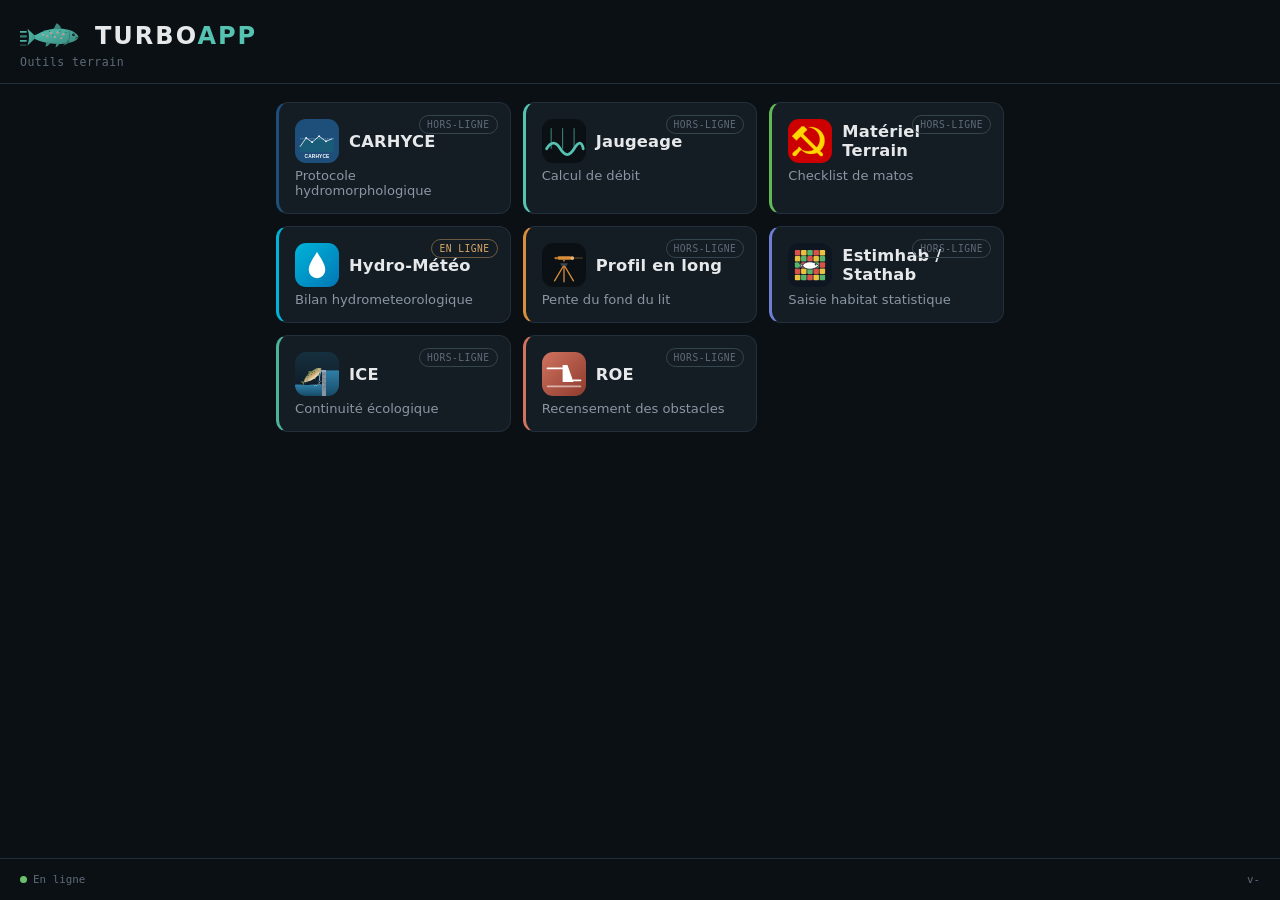
<file: index.html>
<!DOCTYPE html>
<html lang="fr">
<head>
<meta charset="UTF-8">
<meta name="viewport" content="width=device-width, initial-scale=1.0, viewport-fit=cover">
<title>Turbo App</title>
<meta name="theme-color" content="#0b1014">
<meta name="apple-mobile-web-app-capable" content="yes">
<meta name="mobile-web-app-capable" content="yes">
<meta name="apple-mobile-web-app-status-bar-style" content="black-translucent">
<meta name="apple-mobile-web-app-title" content="Turbo">
<link rel="manifest" href="./manifest.json">
<link rel="icon" href="./icon.svg">
<link rel="apple-touch-icon" href="./apple-touch-icon.png">
<link rel="stylesheet" href="./shared/tokens.css">
<style>
* { box-sizing: border-box; margin: 0; padding: 0; -webkit-tap-highlight-color: transparent; }
html, body { background: var(--bg); color: var(--text); }
body {
  font-family: var(--font-sans);
  min-height: 100vh;
  min-height: 100dvh;
  padding: env(safe-area-inset-top) env(safe-area-inset-right) env(safe-area-inset-bottom) env(safe-area-inset-left);
  display: flex; flex-direction: column;
}

header {
  padding: 22px 20px 14px;
  border-bottom: 1px solid var(--border);
}
.brand {
  font-size: 1.5rem; font-weight: 800; letter-spacing: 2px; text-transform: uppercase;
  display: flex; align-items: center; gap: 11px;
}
/* Logo truite (SVG en ligne, fond transparent) */
.brand .mark { display: block; height: 27px; width: auto; flex-shrink: 0; }
.brand .accent { color: var(--accent); }
.sub {
  font-family: var(--font-mono); font-size: .72rem; color: var(--text-mute);
  margin-top: 5px; letter-spacing: .5px;
}

main { flex: 1; padding: 18px 16px 28px; max-width: 760px; width: 100%; margin: 0 auto; }
.grid {
  display: grid; gap: 12px;
  grid-template-columns: repeat(auto-fill, minmax(220px, 1fr));
}

.card {
  position: relative; display: flex; flex-direction: column; gap: 3px;
  background: var(--surface);
  border: 1px solid var(--border);
  border-left: 3px solid var(--app-accent, var(--accent));
  border-radius: var(--radius);
  padding: 16px 16px 15px;
  min-height: 92px;
  text-decoration: none; color: inherit;
  transition: background .15s, border-color .15s, transform .06s;
}
.card:hover { background: var(--surface-2); border-color: var(--border-strong); }
.card:active { transform: scale(.985); }

.card .top { display: flex; align-items: center; gap: 10px; }
.card .ico {
  width: 44px; height: 44px; border-radius: 11px; flex-shrink: 0; overflow: hidden;
  display: inline-flex; align-items: center; justify-content: center;
  font-size: 22px;
  background: color-mix(in srgb, var(--app-accent, var(--accent)) 16%, transparent);
}
.card .ico.has-img { background: none; }
.card .ico img { width: 100%; height: 100%; object-fit: cover; display: block; }
.card .nom { font-size: 1.02rem; font-weight: 700; letter-spacing: .2px; }
.card .desc { font-size: .82rem; color: var(--text-dim); margin-top: 2px; }

.badge {
  position: absolute; top: 12px; right: 12px;
  font-family: var(--font-mono); font-size: .6rem; letter-spacing: .5px;
  padding: 3px 7px; border-radius: 20px; text-transform: uppercase;
  border: 1px solid var(--border-strong); color: var(--text-mute);
}
.badge.online { color: var(--warn); border-color: color-mix(in srgb, var(--warn) 45%, transparent); }

footer {
  padding: 14px 20px calc(14px + env(safe-area-inset-bottom));
  border-top: 1px solid var(--border);
  font-family: var(--font-mono); font-size: .68rem; color: var(--text-mute);
  display: flex; justify-content: space-between; align-items: center; gap: 10px;
}
#net { display: inline-flex; align-items: center; gap: 6px; }
#net .dot { width: 7px; height: 7px; border-radius: 50%; background: var(--ok); }
#net.off .dot { background: var(--text-mute); }
</style>
</head>
<body>

<header>
  <div class="brand"><svg class="mark" viewBox="0 150 512 216" width="64" height="27" aria-hidden="true"><defs><linearGradient id="tg" x1="0" y1="0" x2="1" y2="1"><stop offset="0" stop-color="#56c2b1"/><stop offset="1" stop-color="#3a8a7e"/></linearGradient></defs><path d="M-72,220 H48" stroke="#56c2b1" stroke-width="14" stroke-linecap="round" opacity=".9"/><path d="M-112,256 H48" stroke="#3a8a7e" stroke-width="18" stroke-linecap="round" opacity=".9"/><path d="M-72,292 H48" stroke="#56c2b1" stroke-width="14" stroke-linecap="round" opacity=".9"/><path d="M-32,326 H48" stroke="#2a5e57" stroke-width="10" stroke-linecap="round" opacity=".9"/><path d="M470,262 C455,228 408,202 340,196 C270,190 205,206 160,228 C140,238 125,246 112,250 L112,274 C126,280 145,290 170,298 C220,314 290,322 350,316 C412,310 458,290 470,262 Z" fill="url(#tg)"/><path d="M268,200 L292,152 Q318,160 330,196 Z" fill="#3a8a7e"/><path d="M188,222 Q196,196 214,212 Z" fill="#3a8a7e"/><path d="M210,302 L204,338 Q226,336 244,310 Z" fill="#3a8a7e"/><path d="M290,314 L284,346 Q304,340 318,314 Z" fill="#3a8a7e"/><path d="M122,254 L60,196 Q84,262 60,330 L122,272 Z" fill="url(#tg)"/><path d="M384,286 Q360,318 344,332 Q376,326 398,298 Z" fill="#2f756a"/><path d="M392,214 Q404,254 388,300" fill="none" stroke="#2f756a" stroke-width="6" stroke-linecap="round"/><circle cx="250" cy="232" r="7" fill="#d9524a" stroke="#e6e8ea" stroke-width="3"/><circle cx="300" cy="226" r="6" fill="#d9524a" stroke="#e6e8ea" stroke-width="3"/><circle cx="346" cy="240" r="7" fill="#d9524a" stroke="#e6e8ea" stroke-width="3"/><circle cx="218" cy="256" r="6" fill="#d9524a" stroke="#e6e8ea" stroke-width="3"/><circle cx="278" cy="262" r="6" fill="#d9524a" stroke="#e6e8ea" stroke-width="3"/><circle cx="330" cy="272" r="5" fill="#d9524a" stroke="#e6e8ea" stroke-width="3"/><circle cx="184" cy="244" r="5" fill="#d9524a" stroke="#e6e8ea" stroke-width="3"/><circle cx="236" cy="216" r="4.5" fill="#1f4f48"/><circle cx="320" cy="214" r="4.5" fill="#1f4f48"/><circle cx="368" cy="226" r="4.5" fill="#1f4f48"/><circle cx="262" cy="246" r="4.5" fill="#1f4f48"/><circle cx="428" cy="244" r="11" fill="#0b1014"/><circle cx="431" cy="241" r="3.5" fill="#e6e8ea"/><path d="M470,264 L446,270" stroke="#0b1014" stroke-width="5" stroke-linecap="round"/></svg><span>Turbo<span class="accent">App</span></span></div>
  <div class="sub">Outils terrain</div>
</header>

<main>
  <div class="grid" id="grid"></div>
</main>

<footer>
  <span id="net"><span class="dot"></span><span id="net-label">En ligne</span></span>
  <span id="version">v-</span>
</footer>

<script src="./apps.js"></script>
<script>
// ---- Rendu des cartes depuis le registre
const grid = document.getElementById('grid');
(self.APPS || []).forEach(app => {
  const a = document.createElement('a');
  a.className = 'card';
  a.href = `./apps/${app.slug}/`;
  a.style.setProperty('--app-accent', app.accent);

  // Icône : image si chemin de fichier / data-URI / URL, sinon emoji de repli
  const ic = app.icone || '';
  const estImage = /^(\.?\/|data:|https?:)/.test(ic) || /\.(svg|png|jpe?g|webp|ico)$/i.test(ic);
  const icoHTML = estImage
    ? `<span class="ico has-img"><img src="${ic}" alt="" loading="lazy"></span>`
    : `<span class="ico">${ic || '▦'}</span>`;

  a.innerHTML = `
    <span class="badge ${app.offline ? '' : 'online'}">${app.offline ? 'hors-ligne' : 'en ligne'}</span>
    <div class="top">
      ${icoHTML}
      <span class="nom">${app.nom}</span>
    </div>
    <span class="desc">${app.desc || ''}</span>`;
  grid.appendChild(a);
});

// ---- Indicateur réseau
const net = document.getElementById('net'), netLabel = document.getElementById('net-label');
function majReseau() {
  const on = navigator.onLine;
  net.classList.toggle('off', !on);
  netLabel.textContent = on ? 'En ligne' : 'Hors ligne';
}
window.addEventListener('online', majReseau);
window.addEventListener('offline', majReseau);
majReseau();

// ---- Version (lue depuis le cache actif du service worker)
if ('caches' in window) {
  caches.keys().then(keys => {
    const c = keys.find(k => k.startsWith('turbo-'));
    if (c) document.getElementById('version').textContent = c;
  }).catch(() => {});
}

// ---- Enregistrement du service worker racine
if ('serviceWorker' in navigator && location.protocol === 'https:') {
  window.addEventListener('load', () => {
    navigator.serviceWorker.register('./sw.js')
      .then(reg => console.log('SW racine enregistré, scope:', reg.scope))
      .catch(err => console.warn('SW échec:', err));
  });
}
</script>
</body>
</html>
</file>
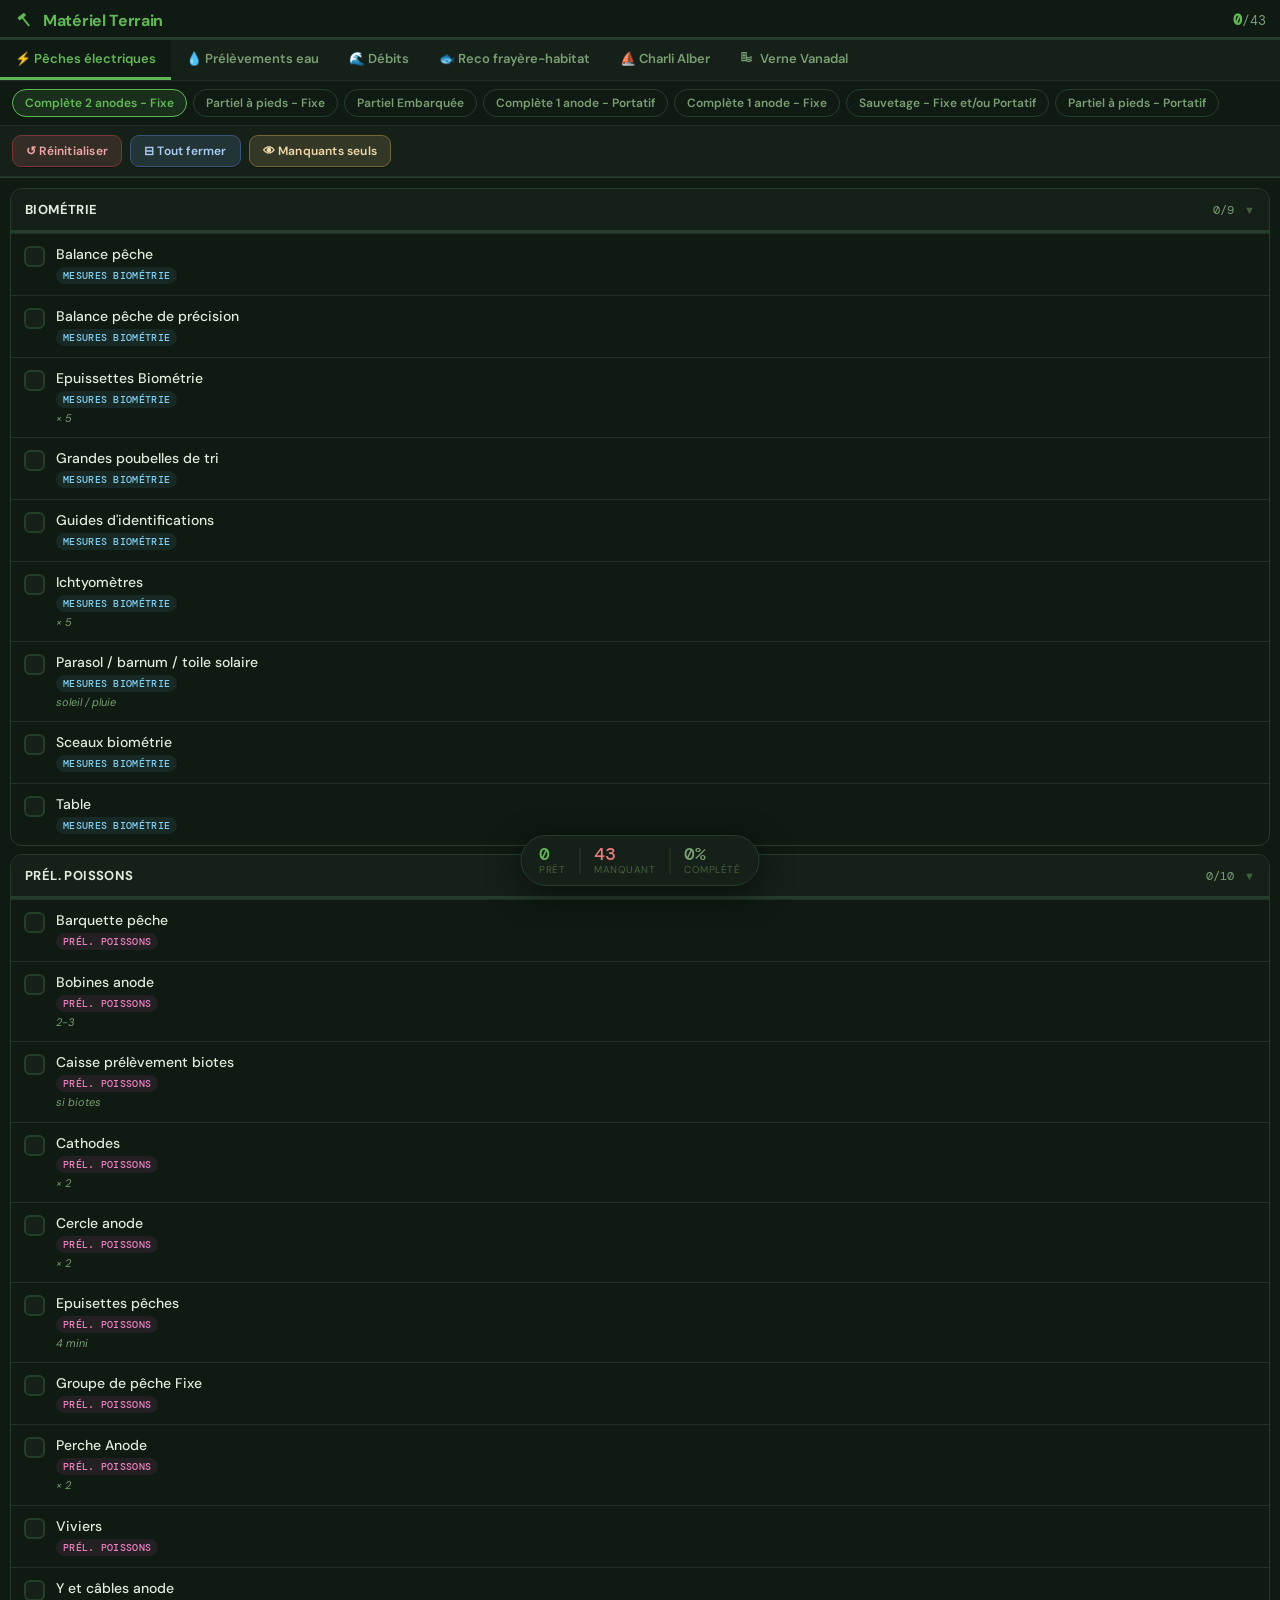
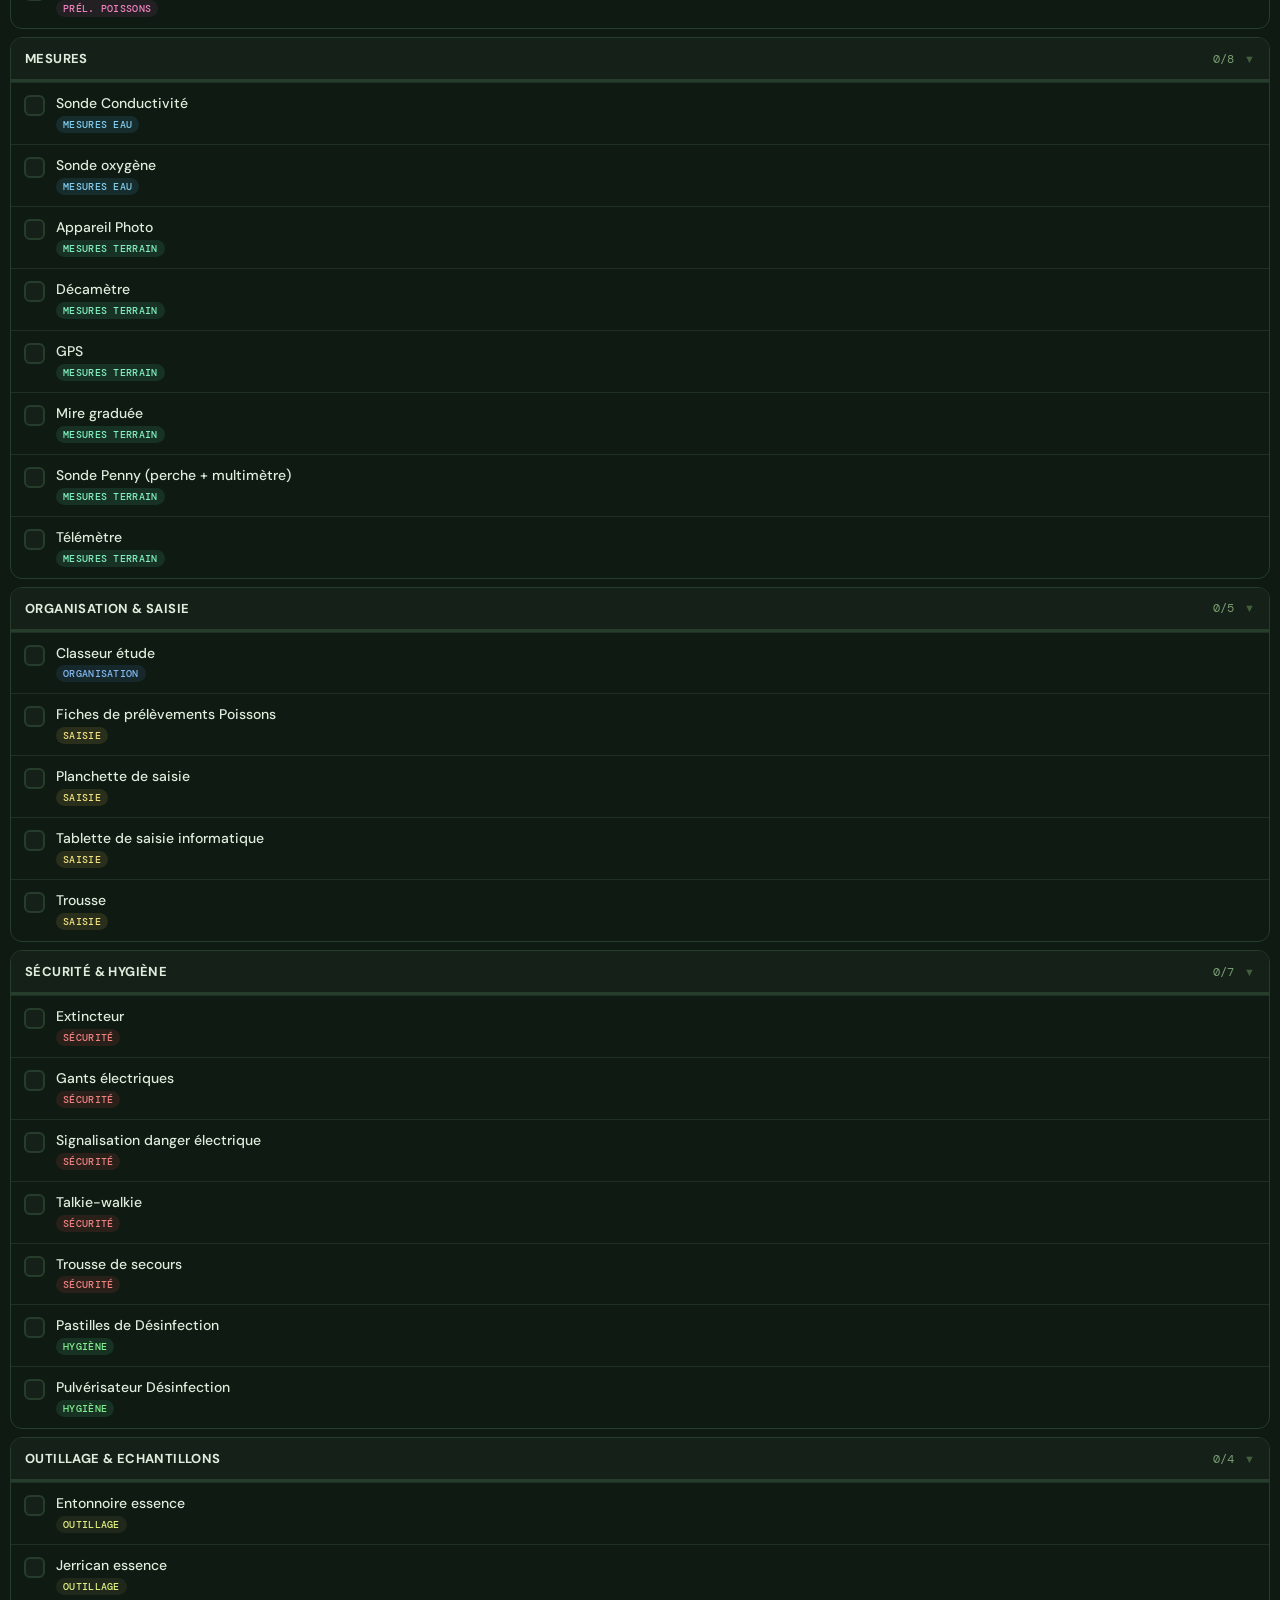
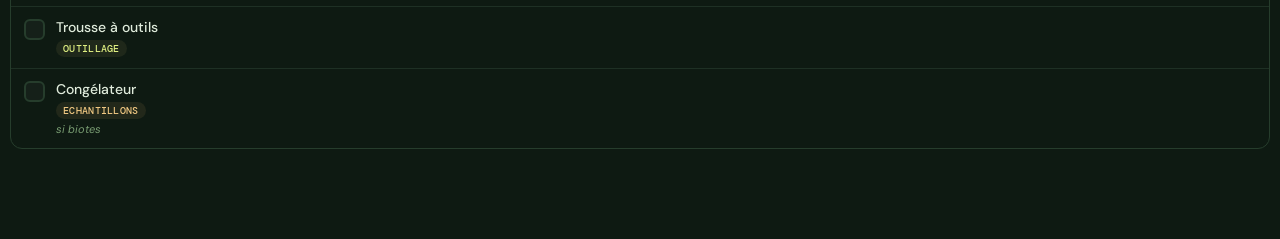
<file: apps/checklist/index.html>
<!DOCTYPE html>
<html lang="fr">
<head>
<meta charset="UTF-8">
<meta name="viewport" content="width=device-width, initial-scale=1.0, maximum-scale=1.0">
<title>Checklist Terrain</title>
<link rel="manifest" href="manifest.json">
<meta name="theme-color" content="#0e1a12">
<link rel="icon" type="image/png" sizes="192x192" href="icon-192.png">
<link rel="icon" type="image/png" sizes="512x512" href="icon-512.png">
<link rel="apple-touch-icon" href="apple-touch-icon.png">
<meta name="apple-mobile-web-app-capable" content="yes">
<meta name="apple-mobile-web-app-status-bar-style" content="black-translucent">
<meta name="apple-mobile-web-app-title" content="Matériel Terrain">
<link href="https://fonts.googleapis.com/css2?family=DM+Sans:ital,wght@0,400;0,500;0,600;0,700;1,400&family=DM+Mono:wght@400;500&display=swap" rel="stylesheet">
<style>
:root {
  --bg: #0e1a12;
  --surf: #152019;
  --surf2: #1c2b21;
  --border: #263d2c;
  --border2: #1e3024;
  --accent: #62b857;
  --accent2: #45923b;
  --accent-soft: rgba(98,184,87,0.13);
  --text: #e2eed e;
  --text: #e0ecdc;
  --text-m: #7a9e73;
  --text-d: #445e3e;
  --checked: rgba(98,184,87,0.08);
  --radius: 12px;
  --radius-s: 8px;

  /* tag colors */
  --t-org: #3a5c8a; --tc-org: #82b8f0;
  --t-naut: #5a3a8a; --tc-naut: #b882f0;
  --t-eau: #3a6e8a; --tc-eau: #82cef0;
  --t-sed: #8a623a; --tc-sed: #f0b882;
  --t-inv: #6a3a8a; --tc-inv: #c082f0;
  --t-mes: #3a8a6a; --tc-mes: #82f0c0;
  --t-saisie: #8a7a3a; --tc-saisie: #f0e082;
  --t-secu: #8a3a3a; --tc-secu: #f08282;
  --t-hyg: #3a8a5a; --tc-hyg: #82f090;
  --t-equip: #5a6a3a; --tc-equip: #c0f082;
  --t-ech: #6a5a3a; --tc-ech: #f0c882;
  --t-pois: #6a3a5a; --tc-pois: #f082c0;
  --t-bio: #3a5a6a; --tc-bio: #82d0f0;
  --t-out: #5a5a3a; --tc-out: #e0f082;
  --t-phyto: #3a7a6a; --tc-phyto: #82f0d0;
  --t-zoo: #4a6a3a; --tc-zoo: #a8f082;
  --t-marc: #6a6a3a; --tc-marc: #f0f082;
  --t-prel: #3a5a8a; --tc-prel: #82a8f0;
}
* { box-sizing: border-box; margin: 0; padding: 0; -webkit-tap-highlight-color: transparent; }

body {
  font-family: 'DM Sans', sans-serif;
  background: var(--bg);
  color: var(--text);
  min-height: 100vh;
  padding-bottom: 90px;
  font-size: 15px;
}

/* ====== HEADER ====== */
.hdr {
  position: sticky; top: 0; z-index: 200;
  background: var(--bg);
  border-bottom: 1px solid var(--border);
}
.hdr-top {
  display: flex; align-items: center; justify-content: space-between;
  padding: 9px 14px 6px;
}
.hdr-title {
  font-size: 16px; font-weight: 700; letter-spacing: -0.3px;
  color: var(--accent); display: flex; align-items: center; gap: 7px;
}
.hdr-title span { font-size: 19px; }
.hdr-title .logo { display: inline-flex; align-items: center; }
.hdr-title .logo svg { display: block; }
.hdr-prog {
  font-family: 'DM Mono', monospace; font-size: 13px; color: var(--text-m);
}
.hdr-prog strong { color: var(--accent); font-size: 15px; }

.pbar-wrap { height: 3px; background: var(--border); }
.pbar-fill { height: 100%; background: linear-gradient(90deg, var(--accent2), var(--accent)); transition: width .3s; }

/* ====== MAIN TABS ====== */
.tabs-main {
  display: flex; overflow-x: auto; gap: 0;
  background: var(--surf); border-bottom: 1px solid var(--border2);
  scrollbar-width: none;
}
.tabs-main::-webkit-scrollbar { display: none; }

.tab-main {
  flex-shrink: 0;
  padding: 10px 15px;
  font-size: 13px; font-weight: 600;
  color: var(--text-m);
  cursor: pointer;
  border-bottom: 3px solid transparent;
  transition: all .15s;
  white-space: nowrap;
  user-select: none;
}
.tab-main:hover { color: var(--text); background: var(--surf2); }
.tab-main.active {
  color: var(--accent);
  border-bottom-color: var(--accent);
  background: var(--bg);
}

/* ====== SUB TABS ====== */
.tabs-sub {
  display: flex; flex-wrap: wrap; gap: 6px;
  padding: 8px 12px;
  background: var(--bg);
  border-bottom: 1px solid var(--border2);
}
.tab-sub {
  font-size: 12px; font-weight: 600;
  padding: 5px 12px; border-radius: 20px;
  border: 1px solid var(--border);
  color: var(--text-m); cursor: pointer;
  transition: all .15s; user-select: none;
  white-space: nowrap;
}
.tab-sub:hover { background: var(--surf2); color: var(--text); }
.tab-sub.active {
  background: var(--accent-soft);
  border-color: var(--accent); color: var(--accent);
}

/* ====== CONTROLS ====== */
.controls {
  display: flex; gap: 8px; padding: 9px 12px; flex-wrap: wrap;
  border-bottom: 1px solid var(--border2);
  background: var(--surf);
}
.btn {
  font-family: 'DM Sans', sans-serif;
  font-size: 12px; font-weight: 600;
  padding: 7px 13px; border-radius: 9px;
  border: 1px solid var(--border);
  background: var(--surf2);
  color: var(--text);
  cursor: pointer; transition: all .15s; letter-spacing: .2px;
  box-shadow: 0 1px 0 rgba(0,0,0,.35);
  display: inline-flex; align-items: center; gap: 5px;
}
.btn:active { transform: translateY(1px); box-shadow: none; }

/* Couleurs propres à chaque bouton */
.btn-reset { background: rgba(232,122,122,.14); border-color: #7a3636; color: #f0a8a8; }
.btn-reset:hover { background: rgba(232,122,122,.26); color: #ffc4c4; }

.btn-expand { background: rgba(122,170,240,.14); border-color: #3a5575; color: #a8cdf0; }
.btn-expand:hover { background: rgba(122,170,240,.26); color: #c4ddff; }

.btn-filter { background: rgba(232,200,122,.14); border-color: #75663a; color: #f0d8a8; }
.btn-filter:hover { background: rgba(232,200,122,.26); color: #ffe9c4; }
.btn-filter.active { background: var(--accent); border-color: var(--accent); color: var(--bg); box-shadow: 0 1px 6px rgba(98,184,87,.4); }

/* ====== SECTIONS ====== */
.sections-wrap { padding: 10px 10px 0; display: flex; flex-direction: column; gap: 8px; }

.section {
  border: 1px solid var(--border);
  border-radius: var(--radius);
  overflow: hidden;
}
.sec-hdr {
  display: flex; align-items: center; gap: 10px;
  padding: 12px 14px;
  background: var(--surf); cursor: pointer; user-select: none;
  transition: background .15s;
}
.sec-hdr:hover { background: var(--surf2); }
.sec-hdr:active { background: var(--border); }
.sec-title { flex: 1; font-size: 13px; font-weight: 700; letter-spacing: .4px; text-transform: uppercase; }
.sec-cnt { font-family: 'DM Mono', monospace; font-size: 12px; color: var(--text-m); white-space: nowrap; }
.sec-cnt.done { color: var(--accent); }
.chevron { font-size: 11px; color: var(--text-d); transition: transform .2s; }
.section.collapsed .chevron { transform: rotate(-90deg); }

.sec-minibar { height: 3px; background: var(--border); }
.sec-minibar-fill { height: 100%; background: var(--accent2); transition: width .3s; }

.items-list { display: block; }
.section.collapsed .items-list { display: none; }

/* ====== ITEMS ====== */
.item {
  display: flex; align-items: flex-start; gap: 11px;
  padding: 11px 13px;
  border-top: 1px solid var(--border2);
  cursor: pointer; transition: background .12s;
}
.item:hover { background: var(--surf2); }
.item:active { background: var(--border); }
.item.checked { background: var(--checked); }

.chk {
  width: 21px; height: 21px; min-width: 21px;
  border-radius: 6px; border: 2px solid var(--border);
  display: flex; align-items: center; justify-content: center;
  margin-top: 1px; background: var(--surf); transition: all .15s;
}
.item.checked .chk { background: var(--accent); border-color: var(--accent); }
.chk-tick { display: none; color: var(--bg); font-size: 12px; font-weight: 800; line-height: 1; }
.item.checked .chk-tick { display: block; }

.item-body { flex: 1; min-width: 0; }
.item-name {
  font-size: 14px; font-weight: 500; color: var(--text); line-height: 1.35;
  transition: color .15s;
}
.item.checked .item-name { color: var(--text-d); text-decoration: line-through; text-decoration-color: var(--text-d); }
.item-meta { margin-top: 3px; display: flex; gap: 5px; flex-wrap: wrap; align-items: center; }
.tag {
  font-family: 'DM Mono', monospace;
  font-size: 10px; font-weight: 500;
  padding: 2px 7px; border-radius: 20px;
  letter-spacing: .3px; text-transform: uppercase;
}
.item-note { font-size: 11px; color: var(--text-m); font-style: italic; line-height: 1.4; margin-top: 3px; }

/* Tag classes */
.tc-org { background: rgba(58,92,138,.22); color: var(--tc-org); }
.tc-naut { background: rgba(90,58,138,.22); color: var(--tc-naut); }
.tc-eau { background: rgba(58,110,138,.22); color: var(--tc-eau); }
.tc-mes { background: rgba(58,138,106,.22); color: var(--tc-mes); }
.tc-saisie { background: rgba(138,122,58,.22); color: var(--tc-saisie); }
.tc-secu { background: rgba(138,58,58,.22); color: var(--tc-secu); }
.tc-hyg { background: rgba(58,138,90,.22); color: var(--tc-hyg); }
.tc-equip { background: rgba(90,106,58,.22); color: var(--tc-equip); }
.tc-ech { background: rgba(106,90,58,.22); color: var(--tc-ech); }
.tc-pois { background: rgba(106,58,90,.22); color: var(--tc-pois); }
.tc-bio { background: rgba(58,90,106,.22); color: var(--tc-bio); }
.tc-out { background: rgba(90,90,58,.22); color: var(--tc-out); }
.tc-phyto { background: rgba(58,122,106,.22); color: var(--tc-phyto); }
.tc-zoo { background: rgba(74,106,58,.22); color: var(--tc-zoo); }
.tc-marc { background: rgba(106,106,58,.22); color: var(--tc-marc); }
.tc-prel { background: rgba(58,90,138,.22); color: var(--tc-prel); }
.tc-sed { background: rgba(138,98,58,.22); color: var(--tc-sed); }
.tc-inv { background: rgba(106,58,138,.22); color: var(--tc-inv); }

/* Filter missing */
body.filter-missing .item.checked { display: none; }
body.filter-missing .section.all-done { opacity: .4; pointer-events: none; }

/* ====== FLOAT ====== */
.float {
  position: fixed; bottom: 14px; left: 50%; transform: translateX(-50%);
  background: var(--surf); border: 1px solid var(--border);
  border-radius: 30px; padding: 9px 18px;
  display: flex; gap: 14px; align-items: center;
  box-shadow: 0 8px 32px rgba(0,0,0,.55);
  z-index: 300; white-space: nowrap;
}
.fstat .num { font-family: 'DM Mono', monospace; font-size: 18px; font-weight: 500; line-height: 1; }
.fstat .lbl { font-size: 10px; color: var(--text-d); text-transform: uppercase; letter-spacing: .5px; }
.fstat.ok .num { color: var(--accent); }
.fstat.miss .num { color: #e87a7a; }
.fstat.pct .num { color: var(--text-m); }
.fdiv { width: 1px; height: 26px; background: var(--border); }

/* empty state */
.empty { padding: 20px; text-align: center; font-size: 13px; color: var(--text-d); font-style: italic; }

/* ====== MOBILE COMPACT ====== */
@media (max-width: 560px) {
  .hdr-top { padding: 7px 12px 5px; }
  .hdr-title { font-size: 14px; gap: 5px; }
  .hdr-title span { font-size: 16px; }
  .hdr-prog { font-size: 12px; }
  .hdr-prog strong { font-size: 14px; }

  .tab-main { padding: 7px 11px; font-size: 12px; }
  .tabs-sub { padding: 6px 10px; gap: 5px; }
  .tab-sub { padding: 4px 10px; font-size: 11px; }
  .controls { padding: 6px 10px; gap: 6px; }
  .btn { padding: 5px 11px; font-size: 11px; }

  .sections-wrap { padding: 8px 8px 0; }
  .item { padding: 10px 12px; }
}
</style>
</head>
<body>

<!-- HEADER -->
<div class="hdr">
  <div class="hdr-top">
    <div class="hdr-title"><span class="logo" aria-label="Matériel Terrain"><svg viewBox="0 0 512 512" width="22" height="22"><g transform="translate(248,262) rotate(-38)" fill="#62b857" stroke="#62b857" stroke-linejoin="round" stroke-linecap="round"><rect x="-21" y="-118" width="42" height="290" rx="20"/><rect x="-98" y="-150" width="196" height="80" rx="22"/></g></svg></span> Matériel Terrain</div>
    <div class="hdr-prog"><strong id="pg-done">0</strong>/<span id="pg-total">0</span></div>
  </div>
  <div class="pbar-wrap"><div class="pbar-fill" id="global-bar" style="width:0%"></div></div>

  <!-- Main tabs -->
  <div class="tabs-main" id="tabs-main"></div>

  <!-- Sub tabs (conditionally shown) -->
  <div class="tabs-sub" id="tabs-sub" style="display:none"></div>

  <!-- Controls -->
  <div class="controls">
    <button class="btn btn-reset" onclick="resetCurrent()">↺ Réinitialiser</button>
    <button class="btn btn-expand" id="btn-expand" onclick="toggleAll()">⊟ Tout fermer</button>
    <button class="btn btn-filter" id="btn-filter" onclick="toggleFilter()">👁 Manquants seuls</button>
  </div>
</div>

<div class="sections-wrap" id="sections-wrap"></div>

<div class="float">
  <div class="fstat ok"><div class="num" id="fl-ok">0</div><div class="lbl">Prêt</div></div>
  <div class="fdiv"></div>
  <div class="fstat miss"><div class="num" id="fl-miss">0</div><div class="lbl">Manquant</div></div>
  <div class="fdiv"></div>
  <div class="fstat pct"><div class="num" id="fl-pct">0%</div><div class="lbl">Complété</div></div>
</div>

<script>
// ============================================================
// DATA
// ============================================================
const CAT_CLASS = {
  "Organisation": "tc-org",
  "Nautisme": "tc-naut",
  "Mesures Eau": "tc-eau",
  "Mesures Terrain": "tc-mes",
  "Mesures Biométrie": "tc-bio",
  "Prél. Poissons": "tc-pois",
  "Prél. Eau": "tc-prel",
  "Prél. Phytoplancton": "tc-phyto",
  "Prél. Zooplancton": "tc-zoo",
  "Prél. Sédiments": "tc-sed",
  "Prél. Invertébrés": "tc-inv",
  "Prél. Marcophytes": "tc-marc",
  "Saisie": "tc-saisie",
  "Sécurité": "tc-secu",
  "Hygiène": "tc-hyg",
  "Equipement personnel": "tc-equip",
  "Echantillons": "tc-ech",
  "Outillage": "tc-out",
};

// Groupes de navigation principaux
const GROUPS = [
  { id: "peche", label: "⚡ Pêches électriques" },
  { id: "eau",   label: "💧 Prélèvements eau" },
  { id: "debits",   label: "🌊 Débits" },
  { id: "reco",  label: "🐟 Reco frayère-habitat" },
  { id: "charli",label: "⛵ Charli Alber" },
  { id: "verne", label: '<svg viewBox="0 0 24 24" width="15" height="15" style="vertical-align:-2px;margin-right:5px" fill="none" stroke="currentColor" stroke-width="1.8" stroke-linecap="round" stroke-linejoin="round"><path d="M3 4h7v13H3z"/><path d="M5 6.5h3M5 9h3M5 11.5h3M5 14h3"/><path d="M10 11c2 0 2 1.5 4 1.5S16.5 11 18.5 11M10 14c2 0 2 1.5 4 1.5S16.5 14 18.5 14M10 17c2 0 2 1.5 4 1.5S16.5 17 18.5 17"/></svg>Verne Vanadal' },
];

// Modes (feuilles de liste)
const MODES = {
  // ---- PECHES ----
  peche_2a_fixe: {
    group: "peche", label: "Complète 2 anodes - Fixe",
    sections: [
      { title: "Biométrie", items: [
        {c:"Mesures Biométrie", n:"Balance pêche"},
        {c:"Mesures Biométrie", n:"Balance pêche de précision"},
        {c:"Mesures Biométrie", n:"Epuissettes Biométrie", note:"× 5"},
        {c:"Mesures Biométrie", n:"Grandes poubelles de tri"},
        {c:"Mesures Biométrie", n:"Guides d'identifications"},
        {c:"Mesures Biométrie", n:"Ichtyomètres", note:"× 5"},
        {c:"Mesures Biométrie", n:"Parasol / barnum / toile solaire", note:"soleil / pluie"},
        {c:"Mesures Biométrie", n:"Sceaux biométrie"},
        {c:"Mesures Biométrie", n:"Table"},
      ]},
      { title: "Prél. Poissons", items: [
        {c:"Prél. Poissons", n:"Barquette pêche"},
        {c:"Prél. Poissons", n:"Bobines anode", note:"2-3"},
        {c:"Prél. Poissons", n:"Caisse prélèvement biotes", note:"si biotes"},
        {c:"Prél. Poissons", n:"Cathodes", note:"× 2"},
        {c:"Prél. Poissons", n:"Cercle anode", note:"× 2"},
        {c:"Prél. Poissons", n:"Epuisettes pêches", note:"4 mini"},
        {c:"Prél. Poissons", n:"Groupe de pêche Fixe"},
        {c:"Prél. Poissons", n:"Perche Anode", note:"× 2"},
        {c:"Prél. Poissons", n:"Viviers"},
        {c:"Prél. Poissons", n:"Y et câbles anode"},
      ]},
      { title: "Mesures", items: [
        {c:"Mesures Eau", n:"Sonde Conductivité"},
        {c:"Mesures Eau", n:"Sonde oxygène"},
        {c:"Mesures Terrain", n:"Appareil Photo"},
        {c:"Mesures Terrain", n:"Décamètre"},
        {c:"Mesures Terrain", n:"GPS"},
        {c:"Mesures Terrain", n:"Mire graduée"},
        {c:"Mesures Terrain", n:"Sonde Penny (perche + multimètre)"},
        {c:"Mesures Terrain", n:"Télémètre"},
      ]},
      { title: "Organisation & Saisie", items: [
        {c:"Organisation", n:"Classeur étude"},
        {c:"Saisie", n:"Fiches de prélèvements Poissons"},
        {c:"Saisie", n:"Planchette de saisie"},
        {c:"Saisie", n:"Tablette de saisie informatique"},
        {c:"Saisie", n:"Trousse"},
      ]},
      { title: "Sécurité & Hygiène", items: [
        {c:"Sécurité", n:"Extincteur"},
        {c:"Sécurité", n:"Gants électriques"},
        {c:"Sécurité", n:"Signalisation danger électrique"},
        {c:"Sécurité", n:"Talkie-walkie"},
        {c:"Sécurité", n:"Trousse de secours"},
        {c:"Hygiène", n:"Pastilles de Désinfection"},
        {c:"Hygiène", n:"Pulvérisateur Désinfection"},
      ]},
      { title: "Outillage & Echantillons", items: [
        {c:"Outillage", n:"Entonnoire essence"},
        {c:"Outillage", n:"Jerrican essence"},
        {c:"Outillage", n:"Trousse à outils"},
        {c:"Echantillons", n:"Congélateur", note:"si biotes"},
      ]},
    ]
  },
  peche_partiel_pieds_fixe: {
    group: "peche", label: "Partiel à pieds - Fixe",
    sections: [
      { title: "Biométrie", items: [
        {c:"Mesures Biométrie", n:"Balance pêche"},
        {c:"Mesures Biométrie", n:"Balance pêche de précision"},
        {c:"Mesures Biométrie", n:"Epuissettes Biométrie", note:"× 5"},
        {c:"Mesures Biométrie", n:"Grandes poubelles de tri"},
        {c:"Mesures Biométrie", n:"Guides d'identifications"},
        {c:"Mesures Biométrie", n:"Ichtyomètres", note:"× 5"},
        {c:"Mesures Biométrie", n:"Parasol / barnum / toile solaire", note:"soleil / pluie"},
        {c:"Mesures Biométrie", n:"Sceaux biométrie"},
        {c:"Mesures Biométrie", n:"Table"},
      ]},
      { title: "Prél. Poissons", items: [
        {c:"Prél. Poissons", n:"Barquette pêche"},
        {c:"Prél. Poissons", n:"Bobines anode", note:"2-3"},
        {c:"Prél. Poissons", n:"Caisse prélèvement biotes", note:"si biotes"},
        {c:"Prél. Poissons", n:"Cathodes", note:"× 2"},
        {c:"Prél. Poissons", n:"Cercle anode", note:"× 1"},
        {c:"Prél. Poissons", n:"Epuisettes pêches", note:"2 mini"},
        {c:"Prél. Poissons", n:"Groupe de pêche Fixe"},
        {c:"Prél. Poissons", n:"Perche Anode", note:"× 1"},
        {c:"Prél. Poissons", n:"Viviers"},
      ]},
      { title: "Mesures", items: [
        {c:"Mesures Eau", n:"Sonde Conductivité"},
        {c:"Mesures Eau", n:"Sonde oxygène"},
        {c:"Mesures Terrain", n:"Appareil Photo"},
        {c:"Mesures Terrain", n:"Décamètre"},
        {c:"Mesures Terrain", n:"GPS"},
        {c:"Mesures Terrain", n:"Mire graduée"},
        {c:"Mesures Terrain", n:"Sonde Penny (perche + multimètre)"},
        {c:"Mesures Terrain", n:"Télémètre"},
      ]},
      { title: "Organisation & Saisie", items: [
        {c:"Organisation", n:"Classeur étude"},
        {c:"Saisie", n:"Fiches de prélèvements Poissons"},
        {c:"Saisie", n:"Planchette de saisie"},
        {c:"Saisie", n:"Tablette de saisie informatique"},
        {c:"Saisie", n:"Trousse"},
      ]},
      { title: "Sécurité & Hygiène", items: [
        {c:"Sécurité", n:"Extincteur"},
        {c:"Sécurité", n:"Gants électriques"},
        {c:"Sécurité", n:"Signalisation danger électrique"},
        {c:"Sécurité", n:"Talkie-walkie"},
        {c:"Sécurité", n:"Trousse de secours"},
        {c:"Hygiène", n:"Pastilles de Désinfection"},
        {c:"Hygiène", n:"Pulvérisateur Désinfection"},
      ]},
      { title: "Outillage & Echantillons", items: [
        {c:"Outillage", n:"Entonnoire essence"},
        {c:"Outillage", n:"Jerrican essence"},
        {c:"Outillage", n:"Trousse à outils"},
        {c:"Echantillons", n:"Congélateur", note:"si biotes"},
      ]},
    ]
  },
  peche_partiel_embarquee: {
    group: "peche", label: "Partiel Embarquée",
    sections: [
      { title: "Nautisme", items: [
        {c:"Nautisme", n:"Ancre"},
        {c:"Nautisme", n:"Armement Bateau"},
        {c:"Nautisme", n:"Bateau sur remorque"},
        {c:"Nautisme", n:"Bidon étanche"},
        {c:"Nautisme", n:"Code (Ancre)"},
        {c:"Nautisme", n:"Moteur thermique Bateau"},
        {c:"Nautisme", n:"Nourisse Bateau"},
      ]},
      { title: "Biométrie", items: [
        {c:"Mesures Biométrie", n:"Balance pêche"},
        {c:"Mesures Biométrie", n:"Balance pêche de précision"},
        {c:"Mesures Biométrie", n:"Epuissettes Biométrie", note:"× 5"},
        {c:"Mesures Biométrie", n:"Grandes poubelles de tri"},
        {c:"Mesures Biométrie", n:"Guides d'identifications"},
        {c:"Mesures Biométrie", n:"Ichtyomètres", note:"× 5"},
        {c:"Mesures Biométrie", n:"Parasol / barnum / toile solaire", note:"soleil / pluie"},
        {c:"Mesures Biométrie", n:"Sceaux biométrie"},
        {c:"Mesures Biométrie", n:"Table"},
      ]},
      { title: "Prél. Poissons", items: [
        {c:"Prél. Poissons", n:"Bobines anode", note:"1-2"},
        {c:"Prél. Poissons", n:"Caisse prélèvement biotes", note:"si biotes"},
        {c:"Prél. Poissons", n:"Cathodes", note:"× 2"},
        {c:"Prél. Poissons", n:"Cercle anode", note:"× 1"},
        {c:"Prél. Poissons", n:"Epuisettes pêches", note:"2 mini"},
        {c:"Prél. Poissons", n:"Groupe de pêche Fixe"},
        {c:"Prél. Poissons", n:"Perche Anode", note:"× 1"},
        {c:"Prél. Poissons", n:"Viviers"},
      ]},
      { title: "Mesures", items: [
        {c:"Mesures Eau", n:"Sonde Conductivité"},
        {c:"Mesures Eau", n:"Sonde oxygène"},
        {c:"Mesures Terrain", n:"Appareil Photo"},
        {c:"Mesures Terrain", n:"Décamètre"},
        {c:"Mesures Terrain", n:"Echosondeur"},
        {c:"Mesures Terrain", n:"GPS"},
        {c:"Mesures Terrain", n:"Mire graduée"},
        {c:"Mesures Terrain", n:"Profondimètre (Sondeur à main)"},
        {c:"Mesures Terrain", n:"Télémètre"},
      ]},
      { title: "Organisation & Saisie", items: [
        {c:"Organisation", n:"Classeur étude"},
        {c:"Saisie", n:"Fiches de prélèvements Poissons"},
        {c:"Saisie", n:"Planchette de saisie"},
        {c:"Saisie", n:"Tablette de saisie informatique"},
        {c:"Saisie", n:"Trousse"},
      ]},
      { title: "Sécurité & Hygiène", items: [
        {c:"Sécurité", n:"Extincteur"},
        {c:"Sécurité", n:"Gants électriques"},
        {c:"Sécurité", n:"Gilet de sauvetage"},
        {c:"Sécurité", n:"Talkie-walkie"},
        {c:"Sécurité", n:"Trousse de secours"},
        {c:"Sécurité", n:"VHF"},
        {c:"Hygiène", n:"Pastilles de Désinfection"},
        {c:"Hygiène", n:"Pulvérisateur Désinfection"},
      ]},
      { title: "Outillage & Echantillons", items: [
        {c:"Outillage", n:"Corde (traction)"},
        {c:"Outillage", n:"Entonnoire essence"},
        {c:"Outillage", n:"Jerrican essence"},
        {c:"Outillage", n:"Trousse à outils"},
        {c:"Echantillons", n:"Congélateur", note:"si biotes"},
      ]},
    ]
  },
  peche_1a_portatif: {
    group: "peche", label: "Complète 1 anode - Portatif",
    sections: [
      { title: "Biométrie", items: [
        {c:"Mesures Biométrie", n:"Balance pêche"},
        {c:"Mesures Biométrie", n:"Balance pêche de précision"},
        {c:"Mesures Biométrie", n:"Epuissettes Biométrie", note:"× 5"},
        {c:"Mesures Biométrie", n:"Grandes poubelles de tri"},
        {c:"Mesures Biométrie", n:"Guides d'identifications"},
        {c:"Mesures Biométrie", n:"Ichtyomètres", note:"× 5"},
        {c:"Mesures Biométrie", n:"Parasol / barnum / toile solaire"},
        {c:"Mesures Biométrie", n:"Sceaux biométrie"},
        {c:"Mesures Biométrie", n:"Table"},
      ]},
      { title: "Prél. Poissons", items: [
        {c:"Prél. Poissons", n:"Barquette pêche"},
        {c:"Prél. Poissons", n:"Cathodes", note:"× 2"},
        {c:"Prél. Poissons", n:"Cercle anode", note:"× 1"},
        {c:"Prél. Poissons", n:"Epuisettes pêches", note:"2 mini"},
        {c:"Prél. Poissons", n:"Groupe de pêche Portatif"},
        {c:"Prél. Poissons", n:"Perche Anode", note:"× 1"},
        {c:"Prél. Poissons", n:"Viviers"},
      ]},
      { title: "Mesures", items: [
        {c:"Mesures Eau", n:"Sonde Conductivité"},
        {c:"Mesures Eau", n:"Sonde plan d'eau"},
        {c:"Mesures Terrain", n:"Mire graduée"},
        {c:"Mesures Terrain", n:"Sonde Penny (perche + multimètre)"},
        {c:"Mesures Terrain", n:"Télémètre"},
      ]},
      { title: "Saisie", items: [
        {c:"Saisie", n:"Fiches de prélèvements Poissons"},
      ]},
      { title: "Sécurité", items: [
        {c:"Sécurité", n:"Extincteur"},
        {c:"Sécurité", n:"Gants électriques"},
        {c:"Sécurité", n:"Signalisation danger électrique"},
        {c:"Sécurité", n:"Talkie-walkie"},
      ]},
      { title: "Outillage & Echantillons", items: [
        {c:"Outillage", n:"Entonnoire essence"},
        {c:"Outillage", n:"Jerrican essence"},
        {c:"Outillage", n:"Trousse à outils"},
        {c:"Echantillons", n:"Congélateur", note:"si biotes"},
      ]},
    ]
  },
  peche_1a_fixe: {
    group: "peche", label: "Complète 1 anode - Fixe",
    sections: [
      { title: "Biométrie", items: [
        {c:"Mesures Biométrie", n:"Balance pêche"},
        {c:"Mesures Biométrie", n:"Balance pêche de précision"},
        {c:"Mesures Biométrie", n:"Epuissettes Biométrie", note:"× 5"},
        {c:"Mesures Biométrie", n:"Grandes poubelles de tri"},
        {c:"Mesures Biométrie", n:"Guides d'identifications"},
        {c:"Mesures Biométrie", n:"Ichtyomètres", note:"× 5"},
        {c:"Mesures Biométrie", n:"Parasol / barnum / toile solaire"},
        {c:"Mesures Biométrie", n:"Sceaux biométrie"},
        {c:"Mesures Biométrie", n:"Table"},
      ]},
      { title: "Prél. Poissons", items: [
        {c:"Prél. Poissons", n:"Barquette pêche"},
        {c:"Prél. Poissons", n:"Bobines anode", note:"1-2"},
        {c:"Prél. Poissons", n:"Cathodes", note:"× 2"},
        {c:"Prél. Poissons", n:"Cercle anode", note:"× 1"},
        {c:"Prél. Poissons", n:"Epuisettes pêches", note:"2 mini"},
        {c:"Prél. Poissons", n:"Groupe de pêche Fixe"},
        {c:"Prél. Poissons", n:"Perche Anode", note:"× 1"},
        {c:"Prél. Poissons", n:"Viviers"},
      ]},
      { title: "Mesures", items: [
        {c:"Mesures Eau", n:"Sonde Conductivité"},
        {c:"Mesures Eau", n:"Sonde plan d'eau"},
        {c:"Mesures Terrain", n:"Mire graduée"},
        {c:"Mesures Terrain", n:"Sonde Penny (perche + multimètre)"},
        {c:"Mesures Terrain", n:"Télémètre"},
      ]},
      { title: "Saisie", items: [
        {c:"Saisie", n:"Fiches de prélèvements Poissons"},
      ]},
      { title: "Sécurité", items: [
        {c:"Sécurité", n:"Extincteur"},
        {c:"Sécurité", n:"Gants électriques"},
        {c:"Sécurité", n:"Signalisation danger électrique"},
        {c:"Sécurité", n:"Talkie-walkie"},
      ]},
      { title: "Outillage & Echantillons", items: [
        {c:"Outillage", n:"Entonnoire essence"},
        {c:"Outillage", n:"Jerrican essence"},
        {c:"Outillage", n:"Trousse à outils"},
        {c:"Echantillons", n:"Congélateur", note:"si biotes"},
      ]},
    ]
  },
  peche_sauvetage: {
    group: "peche", label: "Sauvetage - Fixe et/ou Portatif",
    sections: [
      { title: "Biométrie", items: [
        {c:"Mesures Biométrie", n:"Balance pêche"},
        {c:"Mesures Biométrie", n:"Balance pêche de précision"},
        {c:"Mesures Biométrie", n:"Epuissettes Biométrie", note:"× 5"},
        {c:"Mesures Biométrie", n:"Grandes poubelles de tri"},
        {c:"Mesures Biométrie", n:"Guides d'identifications"},
        {c:"Mesures Biométrie", n:"Ichtyomètres", note:"× 5"},
        {c:"Mesures Biométrie", n:"Parasol / barnum / toile solaire", note:"soleil / pluie"},
        {c:"Mesures Biométrie", n:"Sceaux biométrie"},
        {c:"Mesures Biométrie", n:"Table"},
      ]},
      { title: "Prél. Poissons", items: [
        {c:"Prél. Poissons", n:"Barquette pêche"},
        {c:"Prél. Poissons", n:"Bobines anode", note:"2-3"},
        {c:"Prél. Poissons", n:"Caisse prélèvement biotes", note:"si biotes"},
        {c:"Prél. Poissons", n:"Cathodes", note:"× 2"},
        {c:"Prél. Poissons", n:"Cercle anode", note:"2-3"},
        {c:"Prél. Poissons", n:"Epuisettes pêches", note:"4 mini"},
        {c:"Prél. Poissons", n:"Filet Barrage", note:"2-3"},
        {c:"Prél. Poissons", n:"Groupe de pêche Fixe"},
        {c:"Prél. Poissons", n:"Groupe de pêche Portatif"},
        {c:"Prél. Poissons", n:"Perche Anode", note:"2-3"},
        {c:"Prél. Poissons", n:"Viviers"},
        {c:"Prél. Poissons", n:"Y et câbles anode"},
      ]},
      { title: "Mesures", items: [
        {c:"Mesures Eau", n:"Sonde Conductivité"},
        {c:"Mesures Eau", n:"Sonde oxygène"},
        {c:"Mesures Eau", n:"Sonde plan d'eau"},
        {c:"Mesures Terrain", n:"Appareil Photo"},
        {c:"Mesures Terrain", n:"Décamètre"},
        {c:"Mesures Terrain", n:"GPS"},
        {c:"Mesures Terrain", n:"Mire graduée"},
        {c:"Mesures Terrain", n:"Profondimètre (Sondeur à main)"},
        {c:"Mesures Terrain", n:"Sonde Penny (perche + multimètre)"},
        {c:"Mesures Terrain", n:"Télémètre"},
      ]},
      { title: "Organisation & Saisie", items: [
        {c:"Organisation", n:"Classeur étude"},
        {c:"Saisie", n:"Fiches de prélèvements Poissons"},
        {c:"Saisie", n:"Planchette de saisie"},
        {c:"Saisie", n:"Tablette de saisie informatique"},
        {c:"Saisie", n:"Trousse"},
      ]},
      { title: "Sécurité", items: [
        {c:"Sécurité", n:"Extincteur"},
        {c:"Sécurité", n:"Gants électriques"},
        {c:"Sécurité", n:"Signalisation danger électrique"},
        {c:"Sécurité", n:"Talkie-walkie"},
        {c:"Sécurité", n:"Trousse de secours"},
      ]},
      { title: "Outillage", items: [
        {c:"Outillage", n:"Entonnoire essence"},
        {c:"Outillage", n:"Jerrican essence"},
        {c:"Outillage", n:"Trousse à outils"},
      ]},
    ]
  },
  peche_partiel_pieds_port: {
    group: "peche", label: "Partiel à pieds - Portatif",
    sections: [
      { title: "Biométrie", items: [
        {c:"Mesures Biométrie", n:"Balance pêche"},
        {c:"Mesures Biométrie", n:"Balance pêche de précision"},
        {c:"Mesures Biométrie", n:"Epuissettes Biométrie", note:"× 5"},
        {c:"Mesures Biométrie", n:"Grandes poubelles de tri"},
        {c:"Mesures Biométrie", n:"Guides d'identifications"},
        {c:"Mesures Biométrie", n:"Ichtyomètres", note:"× 5"},
        {c:"Mesures Biométrie", n:"Parasol / barnum / toile solaire", note:"soleil / pluie"},
        {c:"Mesures Biométrie", n:"Sceaux biométrie"},
        {c:"Mesures Biométrie", n:"Table"},
      ]},
      { title: "Prél. Poissons", items: [
        {c:"Prél. Poissons", n:"Barquette pêche"},
        {c:"Prél. Poissons", n:"Caisse prélèvement biotes", note:"si biotes"},
        {c:"Prél. Poissons", n:"Cathodes", note:"× 2"},
        {c:"Prél. Poissons", n:"Cercle anode", note:"× 1"},
        {c:"Prél. Poissons", n:"Epuisettes pêches", note:"2 mini"},
        {c:"Prél. Poissons", n:"Groupe de pêche Portatif"},
        {c:"Prél. Poissons", n:"Perche Anode", note:"× 1"},
        {c:"Prél. Poissons", n:"Viviers"},
      ]},
      { title: "Mesures", items: [
        {c:"Mesures Eau", n:"Sonde Conductivité"},
        {c:"Mesures Eau", n:"Sonde oxygène"},
        {c:"Mesures Eau", n:"Sonde plan d'eau"},
        {c:"Mesures Terrain", n:"Appareil Photo"},
        {c:"Mesures Terrain", n:"Décamètre"},
        {c:"Mesures Terrain", n:"GPS"},
        {c:"Mesures Terrain", n:"Mire graduée"},
        {c:"Mesures Terrain", n:"Profondimètre (Sondeur à main)"},
        {c:"Mesures Terrain", n:"Sonde Penny (perche + multimètre)"},
        {c:"Mesures Terrain", n:"Télémètre"},
      ]},
      { title: "Organisation & Saisie", items: [
        {c:"Organisation", n:"Classeur étude"},
        {c:"Saisie", n:"Fiches de prélèvements Poissons"},
        {c:"Saisie", n:"Planchette de saisie"},
        {c:"Saisie", n:"Tablette de saisie informatique"},
        {c:"Saisie", n:"Trousse"},
      ]},
      { title: "Sécurité & Hygiène", items: [
        {c:"Sécurité", n:"Extincteur"},
        {c:"Sécurité", n:"Gants électriques"},
        {c:"Sécurité", n:"Signalisation danger électrique"},
        {c:"Sécurité", n:"Talkie-walkie"},
        {c:"Sécurité", n:"Trousse de secours"},
        {c:"Hygiène", n:"Pastilles de Désinfection"},
        {c:"Hygiène", n:"Pulvérisateur Désinfection"},
      ]},
      { title: "Outillage & Echantillons", items: [
        {c:"Outillage", n:"Entonnoire essence"},
        {c:"Outillage", n:"Jerrican essence"},
        {c:"Outillage", n:"Trousse à outils"},
        {c:"Echantillons", n:"Congélateur", note:"si biotes"},
      ]},
    ]
  },

  // ---- EAU ----
  eau_riviere: {
    group: "eau", label: "Eau rivière",
    sections: [
      { title: "Prél. Eau", items: [
        {c:"Prél. Eau", n:"Corde (Sceaux)"},
        {c:"Prél. Eau", n:"Cuve inox / PEHD de mélange"},
        {c:"Prél. Eau", n:"Perche de prélèvement d'eau"},
        {c:"Prél. Eau", n:"Sceau inox / PEHD de prélèvement"},
        {c:"Prél. Eau", n:"Sceau plastique pour mesure PC"},
      ]},
      { title: "Echantillons", items: [
        {c:"Echantillons", n:"Blocs eutectique (N × glacières)"},
        {c:"Echantillons", n:"Bons de transport (1/glacière)"},
        {c:"Echantillons", n:"Congélateur"},
        {c:"Echantillons", n:"Etiquettes flacons"},
        {c:"Echantillons", n:"Flacons Prélèvements Eau"},
        {c:"Echantillons", n:"Glacière prélèvements"},
        {c:"Echantillons", n:"Scotch"},
      ]},
      { title: "Mesures", items: [
        {c:"Mesures Eau", n:"Etalonner sonde"},
        {c:"Mesures Eau", n:"Matériel d'étalonnage des sondes"},
        {c:"Mesures Eau", n:"Sonde Conductivité"},
        {c:"Mesures Eau", n:"Sonde oxygène"},
        {c:"Mesures Eau", n:"Sonde pH"},
        {c:"Mesures Eau", n:"Sonde plan d'eau"},
        {c:"Mesures Terrain", n:"Appareil Photo"},
        {c:"Mesures Terrain", n:"GPS"},
      ]},
      { title: "Organisation & Saisie", items: [
        {c:"Organisation", n:"Classeur étude"},
        {c:"Organisation", n:"Fiches stations"},
        {c:"Organisation", n:"Protocoles"},
        {c:"Saisie", n:"Fiches de prélèvements d'eau rivière"},
        {c:"Saisie", n:"Planchette de saisie"},
        {c:"Saisie", n:"Tablette de saisie informatique"},
        {c:"Saisie", n:"Trousse"},
      ]},
      { title: "Equipement personnel", items: [
        {c:"Equipement personnel", n:"Bottes"},
        {c:"Equipement personnel", n:"Casquette"},
        {c:"Equipement personnel", n:"Crème solaire"},
        {c:"Equipement personnel", n:"Cuissardes"},
        {c:"Equipement personnel", n:"Gants pour le froid"},
        {c:"Equipement personnel", n:"Gourde"},
        {c:"Equipement personnel", n:"Lunettes de soleil"},
        {c:"Equipement personnel", n:"Pantalon de pluie"},
        {c:"Equipement personnel", n:"Rechange"},
        {c:"Equipement personnel", n:"Téléphone de terrain"},
        {c:"Equipement personnel", n:"Veste de pluie"},
        {c:"Equipement personnel", n:"Waders"},
      ]},
      { title: "Sécurité & Hygiène", items: [
        {c:"Sécurité", n:"Gilet de sauvetage"},
        {c:"Sécurité", n:"Trousse de secours"},
        {c:"Hygiène", n:"Pastilles de Désinfection"},
        {c:"Hygiène", n:"Pulvérisateur Désinfection"},
      ]},
      { title: "Outillage", items: [
        {c:"Outillage", n:"Machette"},
        {c:"Outillage", n:"Piles"},
      ]},
    ]
  },
  eau_plan_eau: {
    group: "eau", label: "Eau plan d'eau",
    sections: [
      { title: "Nautisme", items: [
        {c:"Nautisme", n:"Batterie moteur électrique"},
        {c:"Nautisme", n:"Moteur électrique Bateau"},
      ]},
      { title: "Prél. Eau", items: [
        {c:"Prél. Eau", n:"Bouteille à prélèvement"},
        {c:"Prél. Eau", n:"Corde (Sceaux)"},
        {c:"Prél. Eau", n:"Cuve inox / PEHD de mélange"},
        {c:"Prél. Eau", n:"Perche de prélèvement d'eau"},
        {c:"Prél. Eau", n:"Sceau inox / PEHD de prélèvement"},
        {c:"Prél. Eau", n:"Sceau plastique pour mesure PC"},
        {c:"Prél. Eau", n:"Tuyau intégrateur"},
      ]},
      { title: "Prél. Plancton", items: [
        {c:"Prél. Phytoplancton", n:"Filet Phytoplancton"},
        {c:"Prél. Zooplancton", n:"Filet Zooplancton (30 µm)"},
      ]},
      { title: "Echantillons", items: [
        {c:"Echantillons", n:"Blocs eutectique (N × glacières)"},
        {c:"Echantillons", n:"Bons de transport (1/glacière)"},
        {c:"Echantillons", n:"Congélateur"},
        {c:"Echantillons", n:"Etiquettes flacons"},
        {c:"Echantillons", n:"Flacons Prélèvements Eau"},
        {c:"Echantillons", n:"Glacière prélèvements"},
        {c:"Echantillons", n:"Scotch"},
      ]},
      { title: "Mesures", items: [
        {c:"Mesures Eau", n:"Etalonner sonde"},
        {c:"Mesures Eau", n:"Matériel d'étalonnage des sondes"},
        {c:"Mesures Eau", n:"Secchi"},
        {c:"Mesures Eau", n:"Sonde Conductivité"},
        {c:"Mesures Eau", n:"Sonde oxygène"},
        {c:"Mesures Eau", n:"Sonde pH"},
        {c:"Mesures Eau", n:"Sonde plan d'eau"},
        {c:"Mesures Terrain", n:"Appareil Photo"},
        {c:"Mesures Terrain", n:"GPS"},
      ]},
      { title: "Organisation & Saisie", items: [
        {c:"Organisation", n:"Classeur étude"},
        {c:"Organisation", n:"Fiches stations"},
        {c:"Organisation", n:"Protocoles"},
        {c:"Saisie", n:"Fiches de prélèvements d'eau plan d'eau"},
        {c:"Saisie", n:"Fiches terrain"},
        {c:"Saisie", n:"Planchette de saisie"},
        {c:"Saisie", n:"Tablette de saisie informatique"},
        {c:"Saisie", n:"Trousse"},
      ]},
      { title: "Equipement personnel", items: [
        {c:"Equipement personnel", n:"Bottes"},
        {c:"Equipement personnel", n:"Casquette"},
        {c:"Equipement personnel", n:"Crème solaire"},
        {c:"Equipement personnel", n:"Gourde"},
        {c:"Equipement personnel", n:"Lunettes de soleil"},
        {c:"Equipement personnel", n:"Rechange"},
        {c:"Equipement personnel", n:"Téléphone de terrain"},
      ]},
      { title: "Sécurité & Hygiène", items: [
        {c:"Sécurité", n:"Extincteur"},
        {c:"Sécurité", n:"Gilet de sauvetage"},
        {c:"Sécurité", n:"Trousse de secours"},
        {c:"Hygiène", n:"Pastilles de Désinfection"},
        {c:"Hygiène", n:"Pulvérisateur Désinfection"},
      ]},
      { title: "Outillage", items: [
        {c:"Outillage", n:"Machette"},
        {c:"Outillage", n:"Piles"},
      ]},
    ]
  },

  // ---- DEBITS ----
  debits: {
    group: "debits", label: "Débits",
    sections: [
      { title: "Mesures", items: [
        {c:"Mesures Eau", n:"Courantomètre"},
        {c:"Mesures Terrain", n:"Appareil Photo"},
        {c:"Mesures Terrain", n:"Décamètre"},
        {c:"Mesures Terrain", n:"GPS"},
        {c:"Mesures Terrain", n:"Mire graduée"},
        {c:"Mesures Terrain", n:"Télémètre"},
      ]},
      { title: "Organisation & Saisie", items: [
        {c:"Organisation", n:"Classeur étude"},
        {c:"Organisation", n:"Fiches stations"},
        {c:"Organisation", n:"Protocoles"},
        {c:"Saisie", n:"Fiches de prélèvements Débits"},
        {c:"Saisie", n:"Fiches terrain"},
        {c:"Saisie", n:"Planchette de saisie"},
        {c:"Saisie", n:"Tablette de saisie informatique"},
        {c:"Saisie", n:"Trousse"},
      ]},
      { title: "Equipement personnel", items: [
        {c:"Equipement personnel", n:"Casquette"},
        {c:"Equipement personnel", n:"Crème solaire"},
        {c:"Equipement personnel", n:"Lunettes de soleil"},
        {c:"Equipement personnel", n:"Téléphone de terrain"},
        {c:"Equipement personnel", n:"Waders"},
      ]},
      { title: "Sécurité & Hygiène", items: [
        {c:"Sécurité", n:"Trousse de secours"},
        {c:"Hygiène", n:"Pastilles de Désinfection"},
        {c:"Hygiène", n:"Pulvérisateur Désinfection"},
      ]},
      { title: "Outillage", items: [
        {c:"Outillage", n:"Piles"},
        {c:"Outillage", n:"Sardines"},
      ]},
    ]
  },

  // ---- RECO FRAYERE ----
  reco_frayere: {
    group: "reco", label: "Reco frayère-habitat",
    sections: [
      { title: "Mesures", items: [
        {c:"Mesures Terrain", n:"Appareil Photo"},
        {c:"Mesures Terrain", n:"GPS"},
        {c:"Mesures Terrain", n:"Jumelles"},
        {c:"Mesures Terrain", n:"Mire graduée"},
        {c:"Mesures Terrain", n:"Télémètre"},
        {c:"Prél. Marcophytes", n:"Bathyscope"},
      ]},
      { title: "Organisation & Saisie", items: [
        {c:"Organisation", n:"Classeur étude"},
        {c:"Saisie", n:"Fiches de prélèvements Morpho"},
        {c:"Saisie", n:"Tablette de saisie informatique"},
      ]},
      { title: "Equipement personnel", items: [
        {c:"Equipement personnel", n:"Bottes"},
        {c:"Equipement personnel", n:"Casquette"},
        {c:"Equipement personnel", n:"Crème solaire"},
        {c:"Equipement personnel", n:"Cuissardes"},
        {c:"Equipement personnel", n:"Gants pour le froid"},
        {c:"Equipement personnel", n:"Gourde"},
        {c:"Equipement personnel", n:"Lunettes de soleil"},
        {c:"Equipement personnel", n:"Pantalon de pluie"},
        {c:"Equipement personnel", n:"Rechange"},
        {c:"Equipement personnel", n:"Téléphone de terrain"},
        {c:"Equipement personnel", n:"Veste de pluie"},
        {c:"Equipement personnel", n:"Waders"},
      ]},
    ]
  },

  // ---- CHARLI ALBER ----
  charli_alber: {
    group: "charli", label: "Charli Alber",
    sections: [
      { title: "Nautisme", items: [
        {c:"Nautisme", n:"Armement Bateau"},
        {c:"Nautisme", n:"Bateau sur remorque"},
        {c:"Nautisme", n:"Bidon étanche"},
        {c:"Nautisme", n:"Moteur thermique Bateau"},
        {c:"Nautisme", n:"Nourisse Bateau"},
      ]},
      { title: "Mesures", items: [
        {c:"Mesures Eau", n:"Secchi"},
        {c:"Mesures Terrain", n:"Appareil Photo"},
        {c:"Mesures Terrain", n:"Caméra subaquatique sur perche"},
        {c:"Mesures Terrain", n:"Echosondeur"},
        {c:"Mesures Terrain", n:"GNSS"},
        {c:"Mesures Terrain", n:"GPS"},
        {c:"Mesures Terrain", n:"Mire graduée"},
        {c:"Mesures Terrain", n:"Profondimètre (Sondeur à main)"},
        {c:"Mesures Terrain", n:"Télémètre"},
      ]},
      { title: "Prél. Marcophytes", items: [
        {c:"Prél. Marcophytes", n:"Bathyscope"},
        {c:"Prél. Marcophytes", n:"Rateau"},
      ]},
      { title: "Organisation & Saisie", items: [
        {c:"Organisation", n:"Classeur étude"},
        {c:"Organisation", n:"Fiches stations"},
        {c:"Organisation", n:"Protocoles"},
        {c:"Saisie", n:"Fiches terrain"},
        {c:"Saisie", n:"Parapluie"},
        {c:"Saisie", n:"Planchette de saisie"},
        {c:"Saisie", n:"Tablette de saisie informatique"},
        {c:"Saisie", n:"Trousse"},
      ]},
      { title: "Equipement personnel", items: [
        {c:"Equipement personnel", n:"Bottes"},
        {c:"Equipement personnel", n:"Casquette"},
        {c:"Equipement personnel", n:"Crème solaire"},
        {c:"Equipement personnel", n:"Gants pour le froid"},
        {c:"Equipement personnel", n:"Gourde"},
        {c:"Equipement personnel", n:"Lunettes de soleil"},
        {c:"Equipement personnel", n:"Pantalon de pluie"},
        {c:"Equipement personnel", n:"Rechange"},
        {c:"Equipement personnel", n:"Téléphone de terrain"},
        {c:"Equipement personnel", n:"Veste de pluie"},
      ]},
      { title: "Sécurité", items: [
        {c:"Sécurité", n:"Gilet de sauvetage"},
        {c:"Sécurité", n:"Talkie-walkie"},
        {c:"Sécurité", n:"Trousse de secours"},
        {c:"Sécurité", n:"VHF"},
      ]},
      { title: "Outillage", items: [
        {c:"Outillage", n:"Corde (traction)"},
        {c:"Outillage", n:"Trousse à outils"},
      ]},
    ]
  },

  // ---- VERNE VANADAL ----
  verne_vanadal: {
    group: "verne", label: "Verne Vanadal",
    sections: [
      { title: "À chaque intervention", items: [
        {c:"Organisation", n:"Classeur étude"},
        {c:"Organisation", n:"Fiches stations", note:"dans classeur"},
        {c:"Organisation", n:"Protocoles"},
        {c:"Nautisme", n:"Bateau pneumatique sur remorque"},
        {c:"Nautisme", n:"Moteur électrique Bateau"},
        {c:"Nautisme", n:"Batterie moteur électrique"},
        {c:"Nautisme", n:"Moteur thermique Bateau", note:"Pêches Vernes ou vent fort"},
        {c:"Nautisme", n:"Nourisse Bateau", note:"Pêches Vernes ou vent fort"},
        {c:"Nautisme", n:"Armement Bateau"},
        {c:"Nautisme", n:"Bidon étanche"},
        {c:"Nautisme", n:"Ancre"},
        {c:"Nautisme", n:"Cordes (Ancre)"},
        {c:"Mesures Terrain", n:"Appareil Photo"},
        {c:"Mesures Terrain", n:"GPS"},
        {c:"Outillage", n:"Piles"},
        {c:"Saisie", n:"Planchette de saisie"},
        {c:"Saisie", n:"Tablette de saisie informatique", note:"avec logiciel Kor installé"},
        {c:"Saisie", n:"Trousse"},
        {c:"Sécurité", n:"Extincteur"},
        {c:"Sécurité", n:"Gilet de sauvetage", note:"1/personne"},
        {c:"Sécurité", n:"Trousse de secours"},
        {c:"Hygiène", n:"Pastilles de Désinfection"},
        {c:"Hygiène", n:"Pulvérisateur Désinfection"},
        {c:"Equipement personnel", n:"Bottes"},
        {c:"Equipement personnel", n:"Casquette"},
        {c:"Equipement personnel", n:"Crème solaire"},
        {c:"Equipement personnel", n:"Gourde"},
        {c:"Equipement personnel", n:"Lunettes de soleil"},
        {c:"Equipement personnel", n:"Rechange"},
        {c:"Equipement personnel", n:"Téléphone de terrain"},
      ]},
      { title: "Tous prélèvements", items: [
        {c:"Mesures Eau", n:"Sonde plan d'eau avec son touret", note:"SOND-517 en priorité"},
        {c:"Mesures Eau", n:"Sonde Conductivité", note:"pour mesure robinet prise"},
        {c:"Mesures Eau", n:"Sonde oxygène", note:"pour mesure robinet prise"},
        {c:"Mesures Eau", n:"Sonde pH", note:"pour mesure robinet prise"},
        {c:"Mesures Eau", n:"Matériel d'étalonnage des sondes"},
        {c:"Mesures Eau", n:"Étalonner sonde"},
        {c:"Prél. Eau", n:"Cuve inox / PEHD de mélange"},
        {c:"Prél. Eau", n:"Sceau plastique pour mesure PC"},
        {c:"Prél. Eau", n:"Bécher"},
        {c:"Mesures Eau", n:"Secchi"},
        {c:"Mesures Terrain", n:"Échosondeur (+batterie)", note:"Pour Pmax"},
        {c:"Mesures Terrain", n:"Profondimètre (Sondeur à main)", note:"Pour Pmax"},
        {c:"Echantillons", n:"Étiquettes flacons"},
        {c:"Echantillons", n:"Glacière prélèvements"},
        {c:"Echantillons", n:"Bons de transport (1/glacière)"},
        {c:"Echantillons", n:"Blocs eutectique (N × glacières)"},
        {c:"Echantillons", n:"Congélateur"},
        {c:"Echantillons", n:"Scotch"},
        {c:"Saisie", n:"Fiches Profil PC"},
      ]},
      { title: "Phytoplancton / Zooplancton", items: [
        {c:"Prél. Eau", n:"Tuyau intégrateur"},
        {c:"Echantillons", n:"Flacons Phytoplancton (500 mL)", note:"1/PE = 2, remplir à 400 mL - Si efflorescence : Verne +2, Vanadal +1 → Total = 5"},
        {c:"Echantillons", n:"Micrositine (verre brun 300 mL)", note:"1/PE = 2 - Si efflorescence : Verne +2, Vanadal +1 → Total = 5"},
        {c:"Prél. Zooplancton", n:"Filet Zooplancton (30 μm)"},
        {c:"Echantillons", n:"Flacons Zooplancton (500 mL)", note:"1/PE = 2"},
        {c:"Echantillons", n:"Pilulier (120 mL)", note:"1/PE = 2"},
        {c:"Echantillons", n:"Lugol", note:"Phyto: 0,5 mL/100 mL (=10 mL) - Zoo: 0,75 mL/100 mL (=7,5 mL) - Total max = 17,5 mL"},
        {c:"Saisie", n:"Fiches de prélèvements phytoplancton"},
        {c:"Saisie", n:"Fiches de prélèvements zooplancton"},
        {c:"Echantillons", n:"Étiquettes flacons"},
      ]},
      { title: "Eau", items: [
        {c:"Prél. Eau", n:"Bouteille à prélèvement + corde"},
        {c:"Prél. Eau", n:"Tuyau intégrateur"},
        {c:"Echantillons", n:"Flacons Prélèvements Eau", note:"9 / station (2×3 stations)"},
        {c:"Saisie", n:"Fiches de prélèvements plan d'eau"},
        {c:"Echantillons", n:"Étiquettes flacons"},
      ]},
      { title: "Sédiments / IOBL", items: [
        {c:"Nautisme", n:"Ancre"},
        {c:"Nautisme", n:"Cordes (Ancre)"},
        {c:"Prél. Sédiments", n:"Benne sédiments"},
        {c:"Prél. Sédiments", n:"Cordes (benne)"},
        {c:"Prél. Sédiments", n:"Gamate (sédiments)", note:"× 2 mini"},
        {c:"Prél. Sédiments", n:"Truelle (sédiments)"},
        {c:"Saisie", n:"Fiches de prélèvements IOBL", note:"2 stations / plan d'eau"},
        {c:"Saisie", n:"Fiches de prélèvements Sédiments"},
        {c:"Prél. Invertébrés", n:"Bassines + seaux"},
        {c:"Prél. Invertébrés", n:"Entonnoire Inv."},
        {c:"Prél. Invertébrés", n:"Éthanol", note:"1 fixation sur terrain puis changement de l'éthanol le lendemain au bureau"},
        {c:"Prél. Invertébrés", n:"Filet conique"},
        {c:"Prél. Invertébrés", n:"Flacons Prélèvements Inv."},
        {c:"Prél. Invertébrés", n:"Pissettes"},
        {c:"Prél. Invertébrés", n:"Tamis IOBL 250 μm"},
        {c:"Echantillons", n:"Flacons Prélèvements Sédiments", note:"Dans lavabo labo"},
        {c:"Echantillons", n:"Flacons Prélèvements IOBL"},
      ]},
    ]
  },
};

// ============================================================
// STATE
// ============================================================
let currentGroup = "peche";
let currentMode = "peche_2a_fixe";
let filterMissing = false;
let allOpen = true;
let checks = {}; // { modeId: { itemKey: bool } }

function storageKey() { return `cl_checks_v2`; }
function saveChecks() { localStorage.setItem(storageKey(), JSON.stringify(checks)); }
function loadChecks() {
  try {
    const raw = localStorage.getItem(storageKey());
    checks = raw ? JSON.parse(raw) : {};
    if (!checks || typeof checks !== "object") checks = {};
  } catch (e) { checks = {}; }   // sauvegarde illisible : on repart d'une liste vide plutôt que de bloquer l'app
}

function modeChecks() {
  if (!checks[currentMode]) checks[currentMode] = {};
  return checks[currentMode];
}

function itemKey(secTitle, itemName) {
  return secTitle + "|" + itemName;
}

// ============================================================
// BUILD UI
// ============================================================
function buildMainTabs() {
  const el = document.getElementById("tabs-main");
  el.innerHTML = "";
  GROUPS.forEach(g => {
    const t = document.createElement("div");
    t.className = "tab-main" + (g.id === currentGroup ? " active" : "");
    t.innerHTML = g.label;
    t.onclick = () => selectGroup(g.id);
    el.appendChild(t);
  });
}

function buildSubTabs() {
  const modes = Object.entries(MODES).filter(([,m]) => m.group === currentGroup);
  const subEl = document.getElementById("tabs-sub");

  if (modes.length <= 1) {
    subEl.style.display = "none";
    return;
  }
  subEl.style.display = "flex";
  subEl.innerHTML = "";
  modes.forEach(([id, m]) => {
    const t = document.createElement("div");
    t.className = "tab-sub" + (id === currentMode ? " active" : "");
    t.textContent = m.label;
    t.onclick = () => selectMode(id);
    subEl.appendChild(t);
  });
}

function buildSections() {
  const mode = MODES[currentMode];
  const wrap = document.getElementById("sections-wrap");
  wrap.innerHTML = "";
  const mc = modeChecks();

  mode.sections.forEach(sec => {
    const secEl = document.createElement("div");
    secEl.className = "section";
    secEl.id = "sec-" + sec.title.replace(/\s+/g, "_");

    const done = sec.items.filter(it => mc[itemKey(sec.title, it.n)]).length;
    const total = sec.items.length;

    secEl.innerHTML = `
      <div class="sec-hdr" onclick="toggleSec(this.parentElement)">
        <div class="sec-title">${sec.title}</div>
        <div class="sec-cnt ${done===total?'done':''}" id="cnt-${sec.title.replace(/\s+/g,'_')}">${done}/${total}</div>
        <div class="chevron">▼</div>
      </div>
      <div class="sec-minibar"><div class="sec-minibar-fill" style="width:${total?done/total*100:0}%" id="bar-${sec.title.replace(/\s+/g,'_')}"></div></div>
      <div class="items-list" id="list-${sec.title.replace(/\s+/g,'_')}"></div>
    `;

    const list = secEl.querySelector(".items-list");
    sec.items.forEach(it => {
      const key = itemKey(sec.title, it.n);
      const checked = !!mc[key];
      const div = document.createElement("div");
      div.className = "item" + (checked ? " checked" : "");
      div.onclick = () => toggleItem(sec.title, it.n, div, sec.title.replace(/\s+/g,'_'));
      div.innerHTML = `
        <div class="chk"><span class="chk-tick">✓</span></div>
        <div class="item-body">
          <div class="item-name">${it.n}</div>
          <div class="item-meta"><span class="tag ${CAT_CLASS[it.c]||'tc-org'}">${it.c}</span></div>
          ${it.note ? `<div class="item-note">${it.note}</div>` : ""}
        </div>
      `;
      list.appendChild(div);
    });

    if (done === total) secEl.classList.add("all-done");
    wrap.appendChild(secEl);
  });

  updateStats();
}

function toggleItem(secTitle, itemName, el, secId) {
  const key = itemKey(secTitle, itemName);
  const mc = modeChecks();
  mc[key] = !mc[key];
  saveChecks();
  el.classList.toggle("checked", mc[key]);
  updateSecStats(secTitle, secId);
  updateStats();
}

function updateSecStats(secTitle, secId) {
  const mode = MODES[currentMode];
  const sec = mode.sections.find(s => s.title === secTitle);
  if (!sec) return;
  const mc = modeChecks();
  const done = sec.items.filter(it => mc[itemKey(sec.title, it.n)]).length;
  const total = sec.items.length;
  const cntEl = document.getElementById("cnt-" + secId);
  const barEl = document.getElementById("bar-" + secId);
  const secEl = document.getElementById("sec-" + secId);
  if (cntEl) { cntEl.textContent = `${done}/${total}`; cntEl.className = "sec-cnt" + (done===total?" done":""); }
  if (barEl) barEl.style.width = total ? (done/total*100)+"%" : "0%";
  if (secEl) secEl.classList.toggle("all-done", done===total);
}

function updateStats() {
  const mode = MODES[currentMode];
  const mc = modeChecks();
  let done = 0, total = 0;
  mode.sections.forEach(sec => {
    sec.items.forEach(it => {
      total++;
      if (mc[itemKey(sec.title, it.n)]) done++;
    });
  });
  document.getElementById("pg-done").textContent = done;
  document.getElementById("pg-total").textContent = total;
  document.getElementById("global-bar").style.width = total ? (done/total*100)+"%" : "0%";
  document.getElementById("fl-ok").textContent = done;
  document.getElementById("fl-miss").textContent = total - done;
  document.getElementById("fl-pct").textContent = total ? Math.round(done/total*100)+"%" : "0%";
}

// ============================================================
// NAVIGATION
// ============================================================
function selectGroup(gid) {
  currentGroup = gid;
  // Pick first mode in group
  const first = Object.entries(MODES).find(([,m]) => m.group === gid);
  if (first) currentMode = first[0];
  buildMainTabs();
  buildSubTabs();
  buildSections();
}

function selectMode(mid) {
  currentMode = mid;
  buildSubTabs();
  buildSections();
}

// ============================================================
// CONTROLS
// ============================================================
function toggleSec(el) { el.classList.toggle("collapsed"); }

function toggleAll() {
  allOpen = !allOpen;
  document.querySelectorAll(".section").forEach(s => {
    s.classList.toggle("collapsed", !allOpen);
  });
  document.getElementById("btn-expand").textContent = allOpen ? "⊟ Tout fermer" : "⊞ Tout ouvrir";
}

function toggleFilter() {
  filterMissing = !filterMissing;
  document.body.classList.toggle("filter-missing", filterMissing);
  const btn = document.getElementById("btn-filter");
  btn.classList.toggle("active", filterMissing);
  btn.textContent = filterMissing ? "👁 Tout afficher" : "👁 Manquants seuls";
}

function resetCurrent() {
  if (!confirm(`Réinitialiser la liste "${MODES[currentMode].label}" ?`)) return;
  checks[currentMode] = {};
  saveChecks();
  buildSections();
}

// ============================================================
// INIT
// ============================================================
loadChecks();
buildMainTabs();
buildSubTabs();
buildSections();
</script>
</body>
</html>
</file>
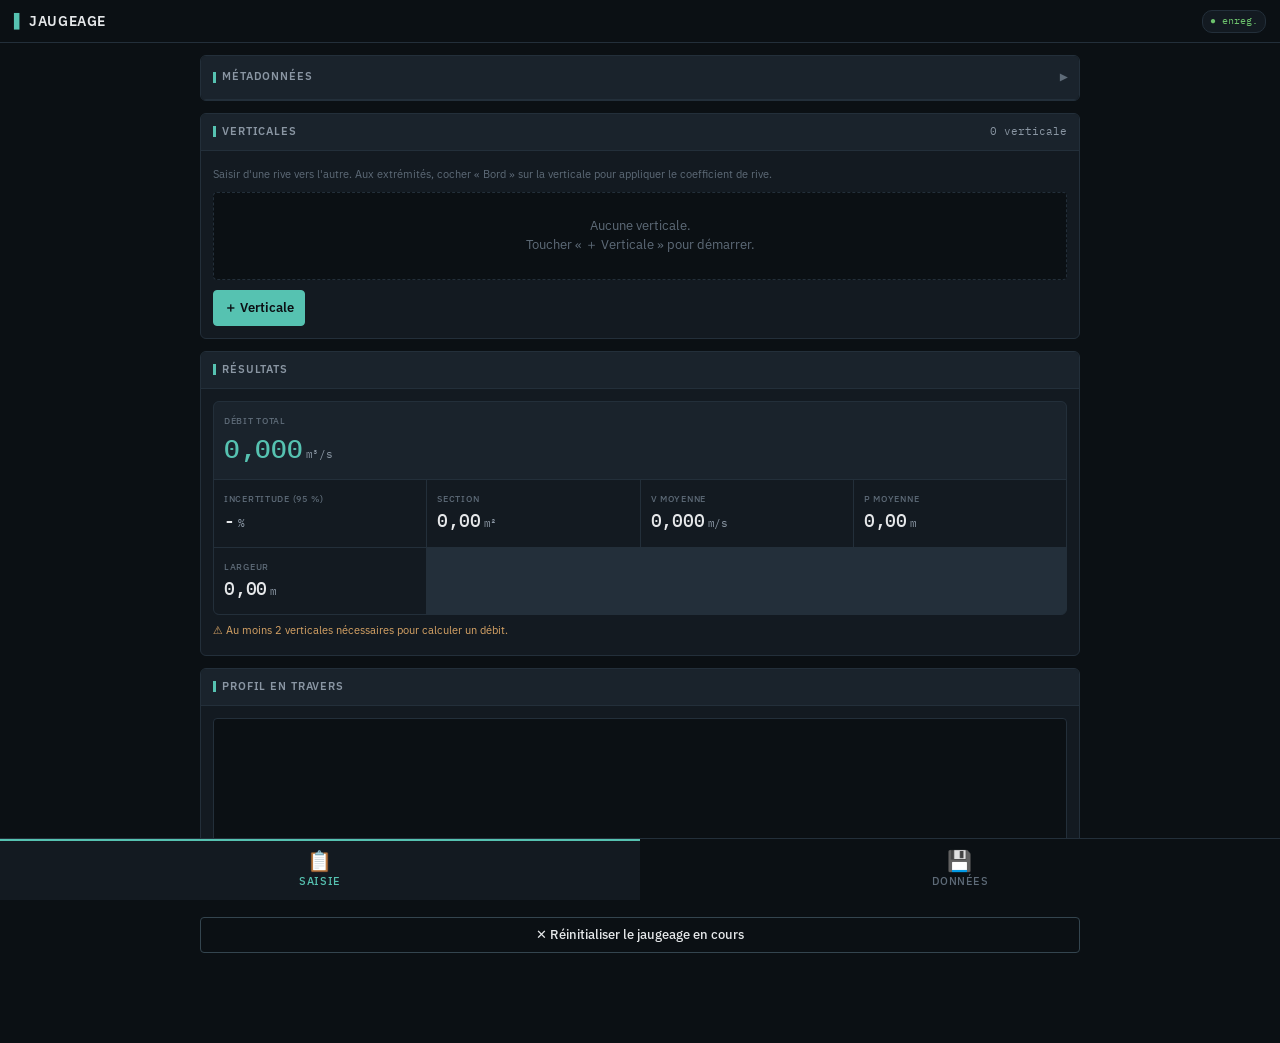
<file: apps/jaugeage/index.html>
<!DOCTYPE html>
<html lang="fr">
<head>
<meta charset="UTF-8">
<meta name="viewport" content="width=device-width, initial-scale=1.0, viewport-fit=cover, user-scalable=no">
<meta name="theme-color" content="#0b1014">
<meta name="apple-mobile-web-app-capable" content="yes">
<meta name="mobile-web-app-capable" content="yes">
<meta name="apple-mobile-web-app-status-bar-style" content="black-translucent">
<title>Jaugeage</title>
<link rel="icon" href="data:image/svg+xml,%3Csvg xmlns='http://www.w3.org/2000/svg' viewBox='0 0 32 32'%3E%3Crect width='32' height='32' fill='%230b1014'/%3E%3Cpath d='M4 22 Q8 14 12 22 T20 22 T28 22' stroke='%2356c2b1' stroke-width='2' fill='none'/%3E%3C/svg%3E">
<link rel="manifest" href="./manifest.json">
<link rel="preconnect" href="https://fonts.googleapis.com">
<link rel="preconnect" href="https://fonts.gstatic.com" crossorigin>
<link rel="stylesheet" href="https://fonts.googleapis.com/css2?family=IBM+Plex+Sans:wght@400;500;600;700&family=IBM+Plex+Mono:wght@400;500;600&display=swap" media="print" onload="this.media='all'">

<style>
:root {
  --bg: #0b1014;
  --bg-elev: #131a21;
  --bg-elev2: #1a232c;
  --border: #232f3a;
  --border-strong: #34454f;
  --txt: #e6e8ea;
  --txt-dim: #8a96a3;
  --txt-mute: #5e6b78;
  --accent: #56c2b1;
  --accent-dim: #3a8a7e;
  --warn: #d9a566;
  --err: #d96666;
  --ok: #6cc26c;
  --r: 6px;
  --r-sm: 4px;
  --tap: 44px;
  font-size: 16px;
}
* { box-sizing: border-box; -webkit-tap-highlight-color: transparent; }
html, body { margin: 0; padding: 0; background: var(--bg); color: var(--txt); }
body {
  font-family: 'IBM Plex Sans', system-ui, sans-serif;
  font-size: 14px; line-height: 1.45;
  min-height: 100vh; overscroll-behavior: none;
}
.mono { font-family: 'IBM Plex Mono', ui-monospace, monospace; }
input, select, textarea, button { font-family: inherit; font-size: inherit; color: inherit; }

/* Masquer les flèches up/down sur les inputs numériques (anti miss-click tactile) */
input[type="number"]::-webkit-outer-spin-button,
input[type="number"]::-webkit-inner-spin-button {
  -webkit-appearance: none;
  margin: 0;
}
input[type="number"] {
  -moz-appearance: textfield;
  appearance: textfield;
}
button { cursor: pointer; }

.app-header {
  position: sticky; top: 0; z-index: 50;
  background: var(--bg);
  border-bottom: 1px solid var(--border);
  padding: 10px 14px 9px;
  display: flex; align-items: center; gap: 10px;
}
.app-header h1 { margin: 0; font-size: 14px; font-weight: 600; letter-spacing: 0.04em; flex: 1; }
.app-header h1 .accent { color: var(--accent); margin-right: 4px; }
.app-header h1 .sub { color: var(--txt-dim); font-weight: 400; font-size: 12px; margin-left: 4px; }
.status-pill {
  font-family: 'IBM Plex Mono', monospace; font-size: 10px;
  padding: 3px 7px; border-radius: 10px;
  background: var(--bg-elev); color: var(--txt-dim);
  border: 1px solid var(--border); white-space: nowrap;
}
.status-pill.saved { color: var(--ok); }
.status-pill.unsaved { color: var(--warn); }
.status-pill.err { color: var(--err); }

.tab-nav {
  position: fixed; bottom: 0; left: 0; right: 0;
  display: grid; grid-template-columns: 1fr 1fr;
  background: var(--bg); border-top: 1px solid var(--border);
  z-index: 60; padding-bottom: env(safe-area-inset-bottom);
}
.tab-nav button {
  background: transparent; border: none;
  padding: 10px 8px 12px;
  color: var(--txt-mute);
  font-size: 11px; font-weight: 500;
  letter-spacing: 0.05em; text-transform: uppercase;
  border-top: 2px solid transparent;
  display: flex; flex-direction: column; align-items: center; gap: 3px;
  min-height: 56px;
}
.tab-nav button.active {
  color: var(--accent);
  border-top-color: var(--accent);
  background: var(--bg-elev);
}
.tab-nav .ico { font-size: 20px; line-height: 1; }

.tab-content { display: none; padding: 12px 10px 90px; max-width: 900px; margin: 0 auto; }
.tab-content.active { display: block; }

section.card {
  background: var(--bg-elev);
  border: 1px solid var(--border);
  border-radius: var(--r);
  margin-bottom: 12px; overflow: hidden;
}
section.card > header {
  padding: 10px 12px; border-bottom: 1px solid var(--border);
  display: flex; align-items: center; gap: 8px;
  background: var(--bg-elev2); user-select: none;
}
section.card > header .title {
  font-size: 11px; font-weight: 600; flex: 1;
  text-transform: uppercase; letter-spacing: 0.08em;
  color: var(--txt-dim);
}
section.card > header .title .accent-bar {
  display: inline-block; width: 3px; height: 11px;
  background: var(--accent); margin-right: 6px; vertical-align: middle;
}
section.card > .body { padding: 12px; }
section.card.collapsed > .body { display: none; }
section.card .toggle { color: var(--txt-mute); font-size: 16px; transition: transform 0.2s; }
section.card.collapsed .toggle { transform: rotate(-90deg); }

.field { display: flex; flex-direction: column; gap: 3px; margin-bottom: 8px; }
.field-row { display: grid; gap: 8px; margin-bottom: 8px; }
.field label {
  font-size: 10px; color: var(--txt-mute);
  text-transform: uppercase; letter-spacing: 0.06em; font-weight: 500;
}
.field input, .field select, .field textarea {
  background: var(--bg);
  border: 1px solid var(--border-strong);
  border-radius: var(--r-sm);
  padding: 9px 10px; min-height: var(--tap);
  outline: none; transition: border-color 0.15s;
  width: 100%;
}
.field input:focus, .field select:focus, .field textarea:focus { border-color: var(--accent); }
.field input.mono, .field select.mono { font-family: 'IBM Plex Mono', monospace; }
.field textarea { min-height: 56px; resize: vertical; }
@media (min-width: 520px) {
  .field-row.cols-2 { grid-template-columns: 1fr 1fr; }
}

.verticales-list { display: flex; flex-direction: column; gap: 6px; }
.vert-card {
  border: 1px solid var(--border);
  border-radius: var(--r-sm);
  background: var(--bg); overflow: hidden;
}
.vert-card.is-bord { border-color: var(--border-strong); background: var(--bg-elev2); }
.vert-card.is-bathy { background: var(--bg-elev2); }
.vert-card.is-active { border-color: var(--accent); }
.vert-card.quality-green { border-left: 3px solid #4ade80; }
.vert-card.quality-yellow { border-left: 3px solid #facc15; }
.vert-card.quality-red { border-left: 3px solid #ef4444; }
.vert-summary {
  display: grid;
  grid-template-columns: 30px 1fr 1fr auto 24px;
  align-items: center; padding: 9px 8px; gap: 6px;
  cursor: pointer;
}
.vert-num {
  font-family: 'IBM Plex Mono', monospace;
  font-size: 12px; font-weight: 600;
  color: var(--txt-mute); text-align: center;
}
.vert-card.is-bord .vert-num { color: var(--accent-dim); }
.vert-card.is-bathy .vert-num { color: #38bdf8; }
.vert-cell { display: flex; flex-direction: column; gap: 1px; }
.vert-cell .v {
  font-family: 'IBM Plex Mono', monospace;
  font-size: 14px; font-weight: 500;
}
.vert-cell .lbl {
  font-size: 9px; color: var(--txt-mute);
  text-transform: uppercase; letter-spacing: 0.06em;
}
.vert-handle { color: var(--txt-mute); font-size: 14px; text-align: center; }

/* Valeur de contribution colorée selon la qualité de répartition (cf. quality-*) */
.vert-card.quality-green .qual-val { color: #4ade80; }
.vert-card.quality-yellow .qual-val { color: #facc15; }
.vert-card.quality-red .qual-val { color: #ef4444; }

.vert-detail {
  border-top: 1px solid var(--border);
  padding: 10px; background: var(--bg-elev2);
}

.points-list { display: flex; flex-direction: column; gap: 6px; margin: 8px 0; }
.point-row {
  display: grid;
  grid-template-columns: 64px 64px 1fr 32px;
  gap: 6px; align-items: center;
}
.point-row .pos-label, .point-row .h-label {
  font-family: 'IBM Plex Mono', monospace;
  font-size: 13px; padding: 0 4px;
  color: var(--txt);
}
.point-row .h-label { color: var(--accent); }
.point-row input {
  min-height: 38px; padding: 6px 8px;
  background: var(--bg);
  border: 1px solid var(--border-strong);
  border-radius: var(--r-sm);
  font-family: 'IBM Plex Mono', monospace;
  font-size: 14px; width: 100%; text-align: right;
}
.point-row input.pos-input {
  text-align: center; padding: 6px 4px;
}
.point-row .ico-btn {
  background: transparent; border: none;
  color: var(--err); padding: 4px;
  min-height: 38px; min-width: 32px; font-size: 16px;
}
.points-header {
  display: grid;
  grid-template-columns: 64px 64px 1fr 32px;
  gap: 6px; font-size: 9px;
  color: var(--txt-mute);
  text-transform: uppercase; letter-spacing: 0.06em;
  padding: 0 4px 2px;
  border-bottom: 1px solid var(--border);
}
.points-header > span { text-align: center; }
.points-header > span:nth-child(3) { text-align: right; padding-right: 8px; }


button.btn {
  background: var(--bg-elev2);
  border: 1px solid var(--border-strong);
  color: var(--txt);
  border-radius: var(--r-sm);
  padding: 9px 12px; min-height: var(--tap);
  font-weight: 500;
  transition: background 0.15s, border-color 0.15s;
}
button.btn:active { transform: translateY(1px); }
button.btn.primary {
  background: var(--accent); border-color: var(--accent);
  color: #0b1014; font-weight: 600;
}
button.btn.danger { color: var(--err); border-color: rgba(217,102,102,0.4); }
button.btn.ghost { background: transparent; }
button.btn.small { min-height: 36px; padding: 6px 10px; font-size: 13px; }
button.btn.full { width: 100%; }
.btn-group { display: flex; gap: 6px; flex-wrap: wrap; }

.results-grid {
  display: grid; grid-template-columns: 1fr 1fr;
  gap: 1px; background: var(--border);
  border: 1px solid var(--border);
  border-radius: var(--r); overflow: hidden;
}
.result-cell {
  background: var(--bg-elev);
  padding: 12px 10px;
  display: flex; flex-direction: column; gap: 3px;
}
.result-cell .lbl {
  font-size: 9px; color: var(--txt-mute);
  text-transform: uppercase; letter-spacing: 0.08em;
  font-weight: 500;
}
.result-cell .val {
  font-family: 'IBM Plex Mono', monospace;
  font-size: 18px; font-weight: 500; letter-spacing: -0.01em;
}
.result-cell .val .unit {
  font-size: 11px; color: var(--txt-dim);
  margin-left: 3px; font-weight: 400;
}
.result-cell .val .sub {
  display: block; font-size: 11px; color: var(--txt-dim);
  font-weight: 400; margin-top: 2px; letter-spacing: 0;
}
.result-cell.hi { grid-column: 1 / -1; background: var(--bg-elev2); }
.result-cell.hi .val { color: var(--accent); font-size: 26px; }
@media (min-width: 520px) {
  .results-grid { grid-template-columns: repeat(4, 1fr); }
  .result-cell.hi { grid-column: 1 / -1; }
}

.viz-wrap {
  background: var(--bg);
  border-radius: var(--r-sm);
  padding: 6px; border: 1px solid var(--border);
}
.viz-wrap svg { width: 100%; display: block; }

.archive-list { display: flex; flex-direction: column; gap: 6px; }
.archive-item {
  display: grid; grid-template-columns: 1fr auto;
  gap: 8px; padding: 10px 12px;
  background: var(--bg);
  border: 1px solid var(--border);
  border-radius: var(--r-sm); align-items: center;
}
.archive-item .meta { font-size: 13px; min-width: 0; }
.archive-item .meta .main { font-weight: 500; white-space: nowrap; overflow: hidden; text-overflow: ellipsis; }
.archive-item .meta .sub {
  font-size: 11px; color: var(--txt-dim);
  margin-top: 2px;
  font-family: 'IBM Plex Mono', monospace;
}
.archive-item .q {
  font-family: 'IBM Plex Mono', monospace;
  color: var(--accent); font-size: 13px; font-weight: 500;
  margin-top: 2px;
}
.archive-item .actions { display: flex; gap: 4px; flex-direction: column; }
.empty {
  padding: 24px 16px; text-align: center;
  color: var(--txt-mute); font-size: 13px;
  border: 1px dashed var(--border);
  border-radius: var(--r-sm); background: var(--bg);
}

.toast {
  position: fixed; bottom: 80px; left: 50%;
  transform: translateX(-50%);
  background: var(--bg-elev2); color: var(--txt);
  border: 1px solid var(--border-strong);
  padding: 10px 16px; border-radius: var(--r);
  z-index: 100; opacity: 0; pointer-events: none;
  transition: opacity 0.2s; font-size: 13px;
  max-width: 90%; text-align: center;
  display: flex; align-items: center; gap: 12px;
}
.toast.show { opacity: 1; pointer-events: auto; }
.toast.ok { border-left: 3px solid var(--ok); }
.toast.err { border-left: 3px solid var(--err); }
.toast.warn { border-left: 3px solid var(--warn); }
.toast .toast-action {
  background: transparent; color: var(--accent); border: none;
  font-weight: 600; cursor: pointer; padding: 4px 8px;
  font-size: 13px; text-transform: uppercase; letter-spacing: 0.5px;
}
.toast .toast-action:hover { color: var(--accent-dim); }

.modal-bg {
  position: fixed; inset: 0;
  background: rgba(0,0,0,0.6); z-index: 200;
  display: flex; align-items: center; justify-content: center;
  padding: 20px;
}
.modal-bg.hidden { display: none; }
.modal {
  background: var(--bg-elev);
  border: 1px solid var(--border-strong);
  border-radius: var(--r);
  max-width: 420px; width: 100%;
  max-height: 90vh; overflow: auto;
}
.modal header { padding: 12px 14px; border-bottom: 1px solid var(--border); }
.modal header h3 { margin: 0; font-size: 14px; }
.modal .body { padding: 14px; font-size: 13px; }
.modal footer { padding: 10px 14px; border-top: 1px solid var(--border); display: flex; gap: 8px; justify-content: flex-end; flex-wrap: wrap; }

.hint { font-size: 11px; color: var(--txt-mute); margin-top: 4px; line-height: 1.4; }
.warn-line { color: var(--warn); font-size: 11px; margin: 4px 0; }
.switch-wrap { display: flex; align-items: center; gap: 8px; padding: 6px 0; }
.switch-wrap input { width: 18px; height: 18px; accent-color: var(--accent); }
.switch-wrap label { font-size: 12px; color: var(--txt-dim); }
.section-action-bar { display: flex; gap: 6px; margin-top: 10px; flex-wrap: wrap; }
</style>
</head>
<body>

<header class="app-header">
  <h1><span class="accent">▌</span>JAUGEAGE</h1>
  <span class="status-pill" id="saveStatus">-</span>
</header>

<!-- TAB SAISIE -->
<div class="tab-content active" id="tab-saisie">

  <section class="card collapsed" id="metaCard">
    <header onclick="toggleCard('metaCard')">
      <span class="title"><span class="accent-bar"></span>Métadonnées</span>
      <span class="toggle">▾</span>
    </header>
    <div class="body">
      <div class="field-row cols-2">
        <div class="field"><label>Date</label><input type="date" id="m_date" class="mono"></div>
        <div class="field"><label>Heure</label><input type="time" id="m_heure" class="mono"></div>
      </div>
      <div class="field"><label>Cours d'eau</label><input type="text" id="m_cours" placeholder="Le Lez"></div>
      <div class="field"><label>Station / lieu-dit</label><input type="text" id="m_station" placeholder="Pont de Lavalette"></div>
      <div class="field-row cols-2">
        <div class="field"><label>Opérateur(s)</label><input type="text" id="m_operateur"></div>
        <div class="field"><label>Matériel</label><input type="text" id="m_materiel" placeholder="Micromoulinet OTT C2"></div>
      </div>
      <div class="field"><label>Hauteur échelle (cm)</label><input type="number" step="0.1" id="m_echelle" class="mono"></div>
      <div class="field">
        <label>Observations</label>
        <textarea id="m_notes" placeholder="Conditions, faciès, observations…"></textarea>
      </div>
    </div>
  </section>

  <section class="card">
    <header>
      <span class="title"><span class="accent-bar"></span>Verticales</span>
      <span class="mono" style="color:var(--txt-dim);font-size:11px" id="vertCount">0</span>
    </header>
    <div class="body">
      <div class="hint" style="margin-bottom:10px">
        Saisir d'une rive vers l'autre. Aux extrémités, cocher « Bord » sur la verticale pour appliquer le coefficient de rive.
      </div>
      <div class="verticales-list" id="vertList"></div>
      <div class="section-action-bar">
        <button class="btn primary small" onclick="addVerticale()">＋ Verticale</button>
      </div>
    </div>
  </section>

  <section class="card">
    <header><span class="title"><span class="accent-bar"></span>Résultats</span></header>
    <div class="body">
      <div class="results-grid">
        <div class="result-cell hi">
          <span class="lbl">Débit total</span>
          <span class="val mono" id="r_Q">-<span class="unit">m³/s</span></span>
        </div>
        <div class="result-cell">
          <span class="lbl">Incertitude (95 %)</span>
          <span class="val mono" id="r_U">-<span class="unit">%</span></span>
        </div>
        <div class="result-cell">
          <span class="lbl">Section</span>
          <span class="val mono" id="r_S">-<span class="unit">m²</span></span>
        </div>
        <div class="result-cell">
          <span class="lbl">V moyenne</span>
          <span class="val mono" id="r_Vmoy">-<span class="unit">m/s</span></span>
        </div>
        <div class="result-cell">
          <span class="lbl">P moyenne</span>
          <span class="val mono" id="r_Pmoy">-<span class="unit">m</span></span>
        </div>
        <div class="result-cell">
          <span class="lbl">Largeur</span>
          <span class="val mono" id="r_L">-<span class="unit">m</span></span>
        </div>
      </div>
      <div id="r_warn" style="margin-top:8px"></div>
    </div>
  </section>

  <section class="card">
    <header><span class="title"><span class="accent-bar"></span>Profil en travers</span></header>
    <div class="body">
      <div class="viz-wrap">
        <svg id="viz" preserveAspectRatio="xMidYMid meet"></svg>
      </div>
    </div>
  </section>

  <button class="btn ghost full small" style="margin-top:10px" onclick="confirmReset()">✕ Réinitialiser le jaugeage en cours</button>

</div>

<!-- TAB DONNEES -->
<div class="tab-content" id="tab-donnees">

  <section class="card">
    <header><span class="title"><span class="accent-bar"></span>Jaugeage en cours</span></header>
    <div class="body">
      <div id="currentSummary" style="margin-bottom:10px"></div>
      <button class="btn primary full" onclick="saveCurrent()">💾 Enregistrer dans la liste</button>
      <div class="hint" style="margin-top:8px">
        Enregistre le jaugeage actuel dans la liste des jaugeages ci-dessous. Le jaugeage en cours dans l'onglet Saisie reste actif tant que tu ne le réinitialises pas.
      </div>
    </div>
  </section>

  <section class="card">
    <header>
      <span class="title"><span class="accent-bar"></span>Mes jaugeages <span id="archCount" class="mono" style="color:var(--txt-mute);text-transform:none;font-weight:400">(0)</span></span>
    </header>
    <div class="body">
      <div class="archive-list" id="archList"></div>
      <div class="section-action-bar">
        <button class="btn small" onclick="exportArchive()">⬇ Tout exporter</button>
        <button class="btn small" onclick="document.getElementById('importArchiveFile').click()">⬆ Tout importer</button>
        <input type="file" id="importArchiveFile" accept=".json" style="display:none" onchange="importArchive(event)">
      </div>
      <div class="hint" style="margin-top:8px">
        « Tout exporter » crée un fichier JSON de l'ensemble de la liste - utile pour sauvegarder ou transférer vers un autre appareil.
      </div>
    </div>
  </section>

  <section class="card">
    <header><span class="title"><span class="accent-bar"></span>Export du jaugeage en cours</span></header>
    <div class="body">
      <div class="btn-group">
        <button class="btn small" onclick="exportJSON()">⬇ Exporter en JSON</button>
        <button class="btn small" onclick="exportCSV()">⬇ Exporter en CSV</button>
        <button class="btn small" onclick="document.getElementById('importFile').click()">⬆ Charger un JSON</button>
        <input type="file" id="importFile" accept=".json" style="display:none" onchange="importJSON(event)">
      </div>
      <div class="hint" style="margin-top:8px">
        Exporte le jaugeage en cours. JSON pour réimport ultérieur. CSV pour exploitation Excel/Calc.
      </div>
    </div>
  </section>

</div>

<nav class="tab-nav">
  <button data-tab="saisie" class="active" onclick="switchTab('saisie')">
    <span class="ico">📋</span><span>Saisie</span>
  </button>
  <button data-tab="donnees" onclick="switchTab('donnees')">
    <span class="ico">💾</span><span>Données</span>
  </button>
</nav>

<div class="toast" id="toast"></div>

<div class="modal-bg hidden" id="modalBg">
  <div class="modal">
    <header><h3 id="modalTitle">Confirmation</h3></header>
    <div class="body" id="modalBody"></div>
    <footer id="modalFooter">
      <button class="btn ghost" onclick="closeModal()">Annuler</button>
      <button class="btn primary" id="modalOk">OK</button>
    </footer>
  </div>
</div>

<script>
const STORAGE_KEY = 'jaugeage_current_v2';
const ARCHIVE_KEY = 'jaugeage_archive_v2';

const defaultMeta = () => ({
  date: new Date().toISOString().slice(0,10),
  heure: new Date().toTimeString().slice(0,5),
  cours: '', station: '', operateur: '', materiel: '',
  echelle: '', notes: ''
});

const newVerticale = (abscisse = 0, isBord = false) => ({
  id: 'v' + Math.random().toString(36).slice(2, 9),
  abscisse: abscisse,
  profondeur: isBord ? 0 : '',
  isBord: isBord,
  isBathy: false,                       // verticale bathymétrique (profondeur seule, vitesse interpolée par Froude)
  coeffRive: isBord ? 0.67 : null,      // coefficient de rive (berge naturelle 0,67 par défaut)
  pointsMode: 'auto',
  points: []                            // les bords n'ont plus de points : leur vitesse est calculée par α·V_proche
});

let state = { meta: defaultMeta(), verticales: [], expandedVertId: null };
let saveTimer = null;
let saveStatus = 'saved';

/* PERSISTENCE */
function saveState() {
  try {
    localStorage.setItem(STORAGE_KEY, JSON.stringify({
      meta: state.meta, verticales: state.verticales, ts: Date.now()
    }));
    setSaveStatus('saved');
  } catch (e) {
    setSaveStatus('err');
    toast('Erreur sauvegarde locale: ' + e.message, 'err');
  }
}
function loadState() {
  try {
    const raw = localStorage.getItem(STORAGE_KEY);
    if (raw) {
      const data = JSON.parse(raw);
      if (data.meta) state.meta = { ...defaultMeta(), ...data.meta };
      if (Array.isArray(data.verticales)) state.verticales = normalizeVerticales(data.verticales);
    }
  } catch (e) { console.error(e); }
}
function debounceSave() {
  setSaveStatus('saving');
  clearTimeout(saveTimer);
  saveTimer = setTimeout(saveState, 400);
}
function setSaveStatus(s) {
  saveStatus = s;
  const el = document.getElementById('saveStatus');
  if (s === 'saved') { el.textContent = '● enreg.'; el.className = 'status-pill saved'; }
  else if (s === 'saving') { el.textContent = '○ ...'; el.className = 'status-pill unsaved'; }
  else { el.textContent = '✕ erreur'; el.className = 'status-pill err'; }
}

/* ARCHIVE */
function loadArchive() {
  try { return JSON.parse(localStorage.getItem(ARCHIVE_KEY) || '[]'); } catch { return []; }
}
function saveArchive(arr) { localStorage.setItem(ARCHIVE_KEY, JSON.stringify(arr)); }
function saveCurrent() {
  if (state.verticales.length < 2) { toast('Au moins 2 verticales nécessaires.', 'warn'); return; }
  const r = computeAll();
  const arr = loadArchive();
  arr.unshift({
    id: 'jg' + Date.now(),
    ts: Date.now(),
    meta: { ...state.meta },
    verticales: JSON.parse(JSON.stringify(state.verticales)),
    Q: r.Q, S: r.S, Vmoy: r.Vmoy
  });
  saveArchive(arr);
  toast('Jaugeage archivé.', 'ok');
  renderArchive();
  renderCurrentSummary();
}
function loadFromArchive(id) {
  showModal('Charger ce jaugeage ?',
    'Le jaugeage en cours sera remplacé. Pensez à l\'archiver avant si nécessaire.',
    () => {
      const item = loadArchive().find(x => x.id === id);
      if (!item) return;
      state.meta = { ...defaultMeta(), ...item.meta };
      state.verticales = normalizeVerticales(JSON.parse(JSON.stringify(item.verticales)));
      state.expandedVertId = null;
      renderAll();
      saveState();
      switchTab('saisie');
      toast('Jaugeage chargé.', 'ok');
    });
}
function deleteFromArchive(id) {
  showModal('Supprimer ce jaugeage ?', 'Cette action est irréversible.', () => {
    saveArchive(loadArchive().filter(x => x.id !== id));
    renderArchive();
    toast('Supprimé.', 'ok');
  });
}

/* CALCULS - section médiane uniquement */
function near(a, b, tol = 0.05) { return Math.abs(a - b) < tol; }

function meanVelocity(points) {
  if (!points || points.length === 0) return 0;
  const valid = points.filter(p =>
    typeof p.v === 'number' && !isNaN(p.v) &&
    typeof p.z_rel === 'number' && !isNaN(p.z_rel)
  );
  if (valid.length === 0) return 0;
  const sorted = [...valid].sort((a,b) => a.z_rel - b.z_rel);
  const n = sorted.length;
  if (n === 1) return sorted[0].v;
  if (n === 2 && near(sorted[0].z_rel, 0.2) && near(sorted[1].z_rel, 0.8)) {
    return (sorted[0].v + sorted[1].v) / 2;
  }
  if (n === 3 && near(sorted[0].z_rel, 0.2) && near(sorted[1].z_rel, 0.4) && near(sorted[2].z_rel, 0.8)) {
    return (sorted[0].v + 2*sorted[1].v + sorted[2].v) / 4;
  }
  if (n === 5 && near(sorted[0].z_rel, 0) && near(sorted[1].z_rel, 0.2) && near(sorted[2].z_rel, 0.4) && near(sorted[3].z_rel, 0.8) && near(sorted[4].z_rel, 1)) {
    // ISO 748:2021 §7.1.4.3.5 (éq. 9). En repère depuis la surface : 0,1·(v_s + 3·v_0,2 + 3·v_0,6 + 2·v_0,8 + v_f)
    // Transposé en repère fond (poids 1, 2, 3, 3, 1 du fond vers la surface) :
    return (sorted[0].v + 2*sorted[1].v + 3*sorted[2].v + 3*sorted[3].v + sorted[4].v) / 10;
  }
  if (n === 6 && near(sorted[0].z_rel, 0) && near(sorted[1].z_rel, 0.2) && near(sorted[2].z_rel, 0.4) && near(sorted[3].z_rel, 0.6) && near(sorted[4].z_rel, 0.8) && near(sorted[5].z_rel, 1)) {
    // ISO 748:2021 §7.1.4.3.6 (éq. 10), symétrique (1, 2, 2, 2, 2, 1)
    return (sorted[0].v + 2*sorted[1].v + 2*sorted[2].v + 2*sorted[3].v + 2*sorted[4].v + sorted[5].v) / 10;
  }
  let z = sorted.map(p => p.z_rel);
  let v = sorted.map(p => p.v);
  if (z[0] > 0.001) { z = [0, ...z]; v = [0, ...v]; }
  if (z[z.length-1] < 0.999) { z = [...z, 1]; v = [...v, v[v.length-1]]; }
  let integ = 0;
  for (let i = 0; i < z.length - 1; i++) {
    integ += (v[i] + v[i+1]) / 2 * (z[i+1] - z[i]);
  }
  return integ;
}

function computeAll() {
  const verts = state.verticales
    .filter(v => v.abscisse !== '' && v.abscisse !== null && !isNaN(parseFloat(v.abscisse)))
    .map(v => ({
      ...v,
      abscisse: parseFloat(v.abscisse),
      profondeur: parseFloat(v.profondeur) || 0,
      coeffRive: (v.coeffRive !== null && v.coeffRive !== undefined && v.coeffRive !== '') ? parseFloat(v.coeffRive) : null,
      V_mes: meanVelocity((v.points || []).map(p => ({
        z_rel: parseFloat(p.z_rel), v: parseFloat(p.v)
      }))),
    }))
    .sort((a, b) => a.abscisse - b.abscisse);

  if (verts.length < 2) return { Q: 0, S: 0, Vmoy: 0, Pmoy: 0, L: 0, verts, partials: [], uncertainty: null };

  /* Calcul des V_moy effectives selon le type de verticale */
  const g = 9.81;
  const isComplete = (v) => !v.isBord && !v.isBathy && v.V_mes > 0;

  /* On résout d'abord les verticales mesurées (pour qu'elles aient V_moy), puis les bathy, puis les bords */
  verts.forEach(v => { if (!v.isBord && !v.isBathy) v.V_moy = v.V_mes; });

  verts.forEach((v, i) => {
    if (!v.isBathy) return;
    /* Verticale bathymétrique : interpolation linéaire du nombre de Froude
       (Le Coz et al. 2012, fiche OFB 4.4). Conformément au modèle Moulinet INRAE,
       l'interpolation N'EST PAS EXTRAPOLÉE : sans encadrement par deux verticales
       complètes (une à gauche ET une à droite), V_moy est forcée à 0
       (le débit partiel sera nul). */
    const { left, right } = surroundingCompleteIdx(verts, i);
    if (left !== -1 && right !== -1) {
      const vL = verts[left], vR = verts[right];
      const FrL = vL.profondeur > 0 ? vL.V_mes / Math.sqrt(g * vL.profondeur) : 0;
      const FrR = vR.profondeur > 0 ? vR.V_mes / Math.sqrt(g * vR.profondeur) : 0;
      const dx = vR.abscisse - vL.abscisse;
      const Fr = dx > 0 ? ((vR.abscisse - v.abscisse) * FrL + (v.abscisse - vL.abscisse) * FrR) / dx : 0;
      v.V_moy = v.profondeur > 0 ? Fr * Math.sqrt(g * v.profondeur) : 0;
    } else {
      v.V_moy = 0;
    }
  });

  verts.forEach((v, i) => {
    if (!v.isBord) return;
    /* Bord : V_bord = α × V_verticale_immédiatement_adjacente_dans_le_transect
       (modèle Moulinet INRAE - utilise verticals[1] pour le bord gauche et
       verticals[n-2] pour le bord droit, qu'elle soit complète ou bathymétrique). */
    const alpha = v.coeffRive !== null ? v.coeffRive : 0.67;
    let adjacent;
    if (i === 0 && verts.length > 1) adjacent = verts[1];
    else if (i === verts.length - 1 && verts.length > 1) adjacent = verts[verts.length - 2];
    v.V_moy = (adjacent && typeof adjacent.V_moy === 'number') ? alpha * adjacent.V_moy : 0;
  });

  /* Méthode section médiane ISO 748 §8.1.3 */
  let Q = 0, S = 0;
  const partials = [];
  for (let i = 0; i < verts.length; i++) {
    let L;
    if (i === 0) L = (verts[1].abscisse - verts[0].abscisse) / 2;
    else if (i === verts.length - 1) L = (verts[i].abscisse - verts[i-1].abscisse) / 2;
    else L = (verts[i+1].abscisse - verts[i-1].abscisse) / 2;
    const Qi = verts[i].V_moy * verts[i].profondeur * L;
    const Si = verts[i].profondeur * L;
    Q += Qi; S += Si;
    partials.push({ id: verts[i].id, Q: Qi, S: Si, L });
  }
  const Vmoy = S > 0 ? Q / S : 0;
  const Pmoy = verts.reduce((a, v) => a + v.profondeur, 0) / verts.length;
  const L = verts[verts.length-1].abscisse - verts[0].abscisse;

  /* Incertitude ISO 748:2021 §9.2 */
  const uncertainty = Q > 0 ? computeUncertaintyISO748(verts, partials, Q) : null;

  return { Q, S, Vmoy, Pmoy, L, verts, partials, uncertainty };
}

/* Verticales complètes encadrantes (gauche/droite) pour interpolation Froude des bathy */
function surroundingCompleteIdx(verts, i) {
  let left = -1, right = -1;
  for (let j = i - 1; j >= 0; j--) {
    if (!verts[j].isBord && !verts[j].isBathy && verts[j].V_mes > 0) { left = j; break; }
  }
  for (let j = i + 1; j < verts.length; j++) {
    if (!verts[j].isBord && !verts[j].isBathy && verts[j].V_mes > 0) { right = j; break; }
  }
  return { left, right };
}

/* Incertitude composée selon ISO 748:2021 §9.2 - formule (21)
   u_Q² = u_s² + u_m² + Σ(q_i²·u_q,i²) / Q²
   où u_q,i² = u_b² + u_d² + u_p² + u_c² + u_e,i²
   Résultat en % au niveau de confiance 95 % (k=2 implicite par convention ISO).
   Valeurs par défaut alignées sur Moulinet INRAE (chunk-UDDJD3IE.js, classe uo) :
   - u_s = 1 %   (incertitude systématique)
   - u_b = 0,5 % (largeur)
   - u_d = 0,5 % (profondeur)
   - u_p = 1 %   (vitesse ponctuelle, hors étalonnage)
   - u_c = 1 %   (étalonnage moulinet)
   - u_e dépend du nombre de points par verticale (table E.5 ISO 748:2007)
   - u_m dépend du nombre de verticales (table D.6 ISO 748:2021) */
function computeUncertaintyISO748(verts, partials, Q) {
  const u_s = 1.0, u_b = 0.5, u_d = 0.5, u_p = 1.0, u_c = 1.0;

  const n = verts.length;
  let u_m;
  if (n >= 35) u_m = 2.0;
  else if (n >= 25) u_m = 2.5;
  else if (n >= 20) u_m = 3.0;
  else if (n >= 15) u_m = 4.0;
  else if (n >= 10) u_m = 5.0;
  else if (n >= 5)  u_m = 7.5;
  else              u_m = 10.0;

  function u_e_for_vertical(v) {
    if (v.isBord)  return 10.0;
    if (v.isBathy) return 7.5;
    const np = (v.points || []).filter(p => !isNaN(parseFloat(p.v))).length;
    if (np >= 6) return 2.0;
    if (np === 5) return 2.5;
    if (np >= 3)  return 3.0;
    if (np === 2) return 3.5;
    return 7.5;
  }

  let sumSq = 0;
  verts.forEach((v, i) => {
    const u_e = u_e_for_vertical(v);
    const u_qi2 = u_b*u_b + u_d*u_d + u_p*u_p + u_c*u_c + u_e*u_e;
    const qi = partials[i].Q;
    sumSq += qi * qi * u_qi2;
  });
  const u_q_rel2 = Q > 0 ? sumSq / (Q * Q) : 0;
  const u_Q = Math.sqrt(u_s*u_s + u_m*u_m + u_q_rel2);

  return { u_Q, u_s, u_m, u_b, u_d, u_p, u_c, n };
}

/* Normalisation : détecte automatiquement les bords aux extrémités du transect */
function normalizeVerticales(verts) {
  if (!verts || verts.length < 2) return verts || [];
  const valid = verts.filter(v => !isNaN(parseFloat(v.abscisse)));
  if (valid.length < 2) return verts;
  const xs = valid.map(v => parseFloat(v.abscisse));
  const xMin = Math.min(...xs);
  const xMax = Math.max(...xs);
  return verts.map(v => {
    const x = parseFloat(v.abscisse);
    const p = parseFloat(v.profondeur);
    const isExtreme = (x === xMin || x === xMax);
    const noDepth = isNaN(p) || p === 0 || v.profondeur === '' || v.profondeur === null;
    if (isExtreme && noDepth && !v.isBord) {
      return { ...v, isBord: true, profondeur: 0, points: [], coeffRive: 0.67 };
    }
    return v;
  });
}

function autoPointsForDepth(D) {
  D = parseFloat(D) || 0;
  if (D <= 0) return [];
  if (D < 0.10) return [{ z_rel: 0.4, v: '' }];
  if (D < 0.20) return [{ z_rel: 0.2, v: '' }, { z_rel: 0.8, v: '' }];
  return [{ z_rel: 0.2, v: '' }, { z_rel: 0.4, v: '' }, { z_rel: 0.8, v: '' }];
}
function pointsForMode(mode, D) {
  switch (mode) {
    case 'auto': return autoPointsForDepth(D);
    case '1': return [{ z_rel: 0.4, v: '' }];
    case '2': return [{ z_rel: 0.2, v: '' }, { z_rel: 0.8, v: '' }];
    case '3': return [{ z_rel: 0.2, v: '' }, { z_rel: 0.4, v: '' }, { z_rel: 0.8, v: '' }];
    case '5': return [{ z_rel: 0, v: '' },{ z_rel: 0.2, v: '' },{ z_rel: 0.4, v: '' },{ z_rel: 0.8, v: '' },{ z_rel: 1, v: '' }];
    case '6': return [{ z_rel: 0, v: '' },{ z_rel: 0.2, v: '' },{ z_rel: 0.4, v: '' },{ z_rel: 0.6, v: '' },{ z_rel: 0.8, v: '' },{ z_rel: 1, v: '' }];
    default: return [];
  }
}

/* RENDU */
function renderAll() {
  renderMeta(); renderVerticales(); renderResults(); renderViz();
  renderArchive(); renderCurrentSummary();
}
function renderMeta() {
  document.getElementById('m_date').value = state.meta.date || '';
  document.getElementById('m_heure').value = state.meta.heure || '';
  document.getElementById('m_cours').value = state.meta.cours || '';
  document.getElementById('m_station').value = state.meta.station || '';
  document.getElementById('m_operateur').value = state.meta.operateur || '';
  document.getElementById('m_materiel').value = state.meta.materiel || '';
  document.getElementById('m_echelle').value = state.meta.echelle || '';
  document.getElementById('m_notes').value = state.meta.notes || '';
}
function renderVerticales() {
  const list = document.getElementById('vertList');
  document.getElementById('vertCount').textContent =
    state.verticales.length + ' verticale' + (state.verticales.length > 1 ? 's' : '');
  if (state.verticales.length === 0) {
    list.innerHTML = '<div class="empty">Aucune verticale.<br>Toucher « ＋ Verticale » pour démarrer.</div>';
    return;
  }
  /* Récupère les débits partiels pour la coloration qualité */
  const r = computeAll();
  const partialByVertId = {};
  if (r && r.partials && r.Q > 0) {
    r.partials.forEach(p => { partialByVertId[p.id] = Math.abs(p.Q) / r.Q; });
  }

  const sorted = [...state.verticales].map((v, i) => ({ ...v, _idx: i }))
    .sort((a, b) => {
      const aa = parseFloat(a.abscisse); const bb = parseFloat(b.abscisse);
      if (isNaN(aa) && isNaN(bb)) return a._idx - b._idx;
      if (isNaN(aa)) return 1; if (isNaN(bb)) return -1;
      return aa - bb;
    });
  list.innerHTML = '';
  sorted.forEach((v, dispIdx) => {
    const part = partialByVertId[v.id] || 0;
    let qualCls = '';
    if (r.Q > 0) {
      if (part > 0.15) qualCls = ' quality-red';
      else if (part > 0.10) qualCls = ' quality-yellow';
      else qualCls = ' quality-green';
    }
    const card = document.createElement('div');
    let typeCls = '';
    if (v.isBord) typeCls = ' is-bord';
    else if (v.isBathy) typeCls = ' is-bathy';
    card.className = 'vert-card' + typeCls + qualCls + (state.expandedVertId === v.id ? ' is-active' : '');

    let tag = '';
    if (v.isBord) tag = '·B';
    else if (v.isBathy) tag = '·Z';
    const partBadge = (r.Q > 0 && !isNaN(part))
      ? `<div class="vert-cell qual-cell"><span class="lbl">Contribution</span><span class="v qual-val">${(part*100).toFixed(1)} %</span></div>`
      : '';

    const summary = document.createElement('div');
    summary.className = 'vert-summary';
    summary.innerHTML = `
      <div class="vert-num mono">${dispIdx + 1}${tag}</div>
      <div class="vert-cell"><span class="lbl">Distance au bord</span><span class="v">${fmt(v.abscisse, 2)} m</span></div>
      <div class="vert-cell"><span class="lbl">Profondeur</span><span class="v">${fmt(v.profondeur, 2)} m</span></div>
      ${partBadge}
      <div class="vert-handle">${state.expandedVertId === v.id ? '▾' : '▸'}</div>
    `;
    summary.onclick = (e) => {
      if (e.target.tagName === 'INPUT' || e.target.tagName === 'BUTTON') return;
      state.expandedVertId = state.expandedVertId === v.id ? null : v.id;
      renderVerticales();
    };
    card.appendChild(summary);

    if (state.expandedVertId === v.id) {
      const detail = document.createElement('div');
      detail.className = 'vert-detail';
      detail.innerHTML = renderVertDetail(v);
      card.appendChild(detail);
    }
    list.appendChild(card);
  });
}
function renderVertDetail(v) {
  const D = parseFloat(v.profondeur) || 0;
  const isCustom = v.pointsMode === 'custom';
  const showPoints = !v.isBord && !v.isBathy;

  const pointsHtml = (v.points || []).map((p, idx) => {
    const zRel = parseFloat(p.z_rel);
    const hMeters = !isNaN(zRel) && D > 0 ? (zRel * D).toFixed(2).replace('.', ',') : '-';
    const positionLabel = !isNaN(zRel) ? fmtZ(zRel) + ' H' : '-';
    if (isCustom) {
      return `
        <div class="point-row">
          <input type="number" step="0.01" inputmode="decimal" class="pos-input" placeholder="z" value="${p.z_rel ?? ''}" oninput="updPoint('${v.id}', ${idx}, 'z_rel', this.value)">
          <span class="h-label">${hMeters}</span>
          <input type="number" step="0.001" inputmode="decimal" placeholder="v" value="${p.v ?? ''}" oninput="updPoint('${v.id}', ${idx}, 'v', this.value)">
          <button class="ico-btn" onclick="rmPoint('${v.id}', ${idx})">✕</button>
        </div>
      `;
    }
    return `
      <div class="point-row">
        <span class="pos-label">${positionLabel}</span>
        <span class="h-label">${hMeters}</span>
        <input type="number" step="0.001" inputmode="decimal" placeholder="v" value="${p.v ?? ''}" oninput="updPoint('${v.id}', ${idx}, 'v', this.value)">
        <span></span>
      </div>
    `;
  }).join('');

  /* Bloc spécifique : coefficient de rive (bord uniquement) */
  const bordBlock = v.isBord ? `
    <div class="field">
      <label>Coefficient de rive α</label>
      <select class="mono" onchange="setCoeffRive('${v.id}', this.value)">
        <option value="0.67" ${near(v.coeffRive, 0.67) ? 'selected' : ''}>0,67 - berge inclinée naturelle</option>
        <option value="0.86" ${near(v.coeffRive, 0.86) ? 'selected' : ''}>0,86 - intermédiaire</option>
        <option value="0.91" ${near(v.coeffRive, 0.91) ? 'selected' : ''}>0,91 - paroi verticale lisse</option>
      </select>
    </div>
  ` : '';

  /* Bloc spécifique : verticale bathymétrique */
  const bathyBlock = v.isBathy ? `
    <div class="hint">Verticale bathymétrique : profondeur seule. V<sub>moy</sub> interpolée par F<sub>r</sub> local entre les deux verticales complètes encadrantes (Le Coz et al. 2012).</div>
  ` : '';

  return `
    <div class="field-row cols-2">
      <div class="field"><label>Distance au bord (m)</label>
        <input type="number" step="0.01" inputmode="decimal" class="mono" value="${v.abscisse ?? ''}" oninput="updVert('${v.id}','abscisse',this.value)">
      </div>
      <div class="field"><label>Profondeur (m)</label>
        <input type="number" step="0.01" inputmode="decimal" class="mono" value="${v.profondeur ?? ''}" oninput="updVert('${v.id}','profondeur',this.value)">
      </div>
    </div>
    ${showPoints ? `
    <div class="field"><label>Mode points</label>
      <select class="mono" onchange="changeMode('${v.id}', this.value)">
        <option value="auto" ${v.pointsMode==='auto'?'selected':''}>Auto (selon profondeur)</option>
        <option value="1" ${v.pointsMode==='1'?'selected':''}>1 pt - 0,4 H</option>
        <option value="2" ${v.pointsMode==='2'?'selected':''}>2 pts - 0,2 / 0,8 H</option>
        <option value="3" ${v.pointsMode==='3'?'selected':''}>3 pts - 0,2 / 0,4 / 0,8 H</option>
        <option value="5" ${v.pointsMode==='5'?'selected':''}>5 pts - 0 / 0,2 / 0,4 / 0,8 / 1 H</option>
        <option value="6" ${v.pointsMode==='6'?'selected':''}>6 pts - 0 / 0,2 / 0,4 / 0,6 / 0,8 / 1 H</option>
        <option value="custom" ${v.pointsMode==='custom'?'selected':''}>Personnalisé</option>
      </select>
    </div>
    ` : ''}
    ${bordBlock}
    ${bathyBlock}
    <div class="switch-wrap">
      <input type="checkbox" id="bord_${v.id}" ${v.isBord?'checked':''} onchange="toggleBord('${v.id}', this.checked)">
      <label for="bord_${v.id}">Verticale de bord (coefficient de rive)</label>
    </div>
    <div class="switch-wrap">
      <input type="checkbox" id="bathy_${v.id}" ${v.isBathy?'checked':''} onchange="toggleBathy('${v.id}', this.checked)" ${v.isBord?'disabled':''}>
      <label for="bathy_${v.id}">Verticale bathymétrique (profondeur seule)</label>
    </div>
    ${showPoints ? `
      <div class="points-header">
        <span>Position</span><span>H (m)</span><span>v (m/s)</span><span></span>
      </div>
      <div class="points-list">${pointsHtml}</div>
      ${isCustom ? `<button class="btn small ghost" onclick="addPoint('${v.id}')">＋ Point</button>` : ''}
    ` : ''}
    <div style="margin-top:12px;display:flex;justify-content:flex-end">
      <button class="btn small danger" onclick="rmVert('${v.id}')">✕ Supprimer</button>
    </div>
  `;
}
function renderResults() {
  const r = computeAll();
  document.getElementById('r_Q').innerHTML = `${fmt(r.Q, 3)}<span class="unit">m³/s</span>`;
  document.getElementById('r_S').innerHTML = `${fmt(r.S, 2)}<span class="unit">m²</span>`;
  document.getElementById('r_Vmoy').innerHTML = `${fmt(r.Vmoy, 3)}<span class="unit">m/s</span>`;
  document.getElementById('r_Pmoy').innerHTML = `${fmt(r.Pmoy, 2)}<span class="unit">m</span>`;
  document.getElementById('r_L').innerHTML = `${fmt(r.L, 2)}<span class="unit">m</span>`;
  const uEl = document.getElementById('r_U');
  if (uEl) {
    if (r.uncertainty) {
      const uPct = r.uncertainty.u_Q;
      const uAbs = r.Q * uPct / 100;
      uEl.innerHTML = `±${fmt(uPct, 1)}<span class="unit">%</span><span class="sub mono">±${fmt(uAbs, 3)} m³/s</span>`;
    } else {
      uEl.innerHTML = `-<span class="unit">%</span>`;
    }
  }

  const warnings = [];
  if (r.verts.length < 2) {
    warnings.push('⚠ Au moins 2 verticales nécessaires pour calculer un débit.');
  }
  if (r.verts.length > 0) {
    const xMin = Math.min(...r.verts.map(x => x.abscisse));
    const xMax = Math.max(...r.verts.map(x => x.abscisse));
    if (!r.verts.some(v => v.isBord && v.abscisse === xMin))
      warnings.push('ℹ Pas de bord en début de transect.');
    if (!r.verts.some(v => v.isBord && v.abscisse === xMax))
      warnings.push('ℹ Pas de bord en fin de transect.');
  }
  /* Qualité de la répartition : verticales captant > 15 % du débit */
  if (r.Q > 0) {
    const redVerts = r.partials.filter((p, i) => !r.verts[i].isBord && Math.abs(p.Q) / r.Q > 0.15).length;
    if (redVerts > 0) {
      warnings.push(`⚠ ${redVerts} verticale${redVerts > 1 ? 's captent' : ' capte'} plus de 15 % du débit (cf. barre rouge) : densifier les mesures à cet endroit.`);
    }
  }
  /* Verticales bathymétriques sans encadrement complet (V_moy forcée à 0) */
  const bathyNonEncadrees = r.verts.filter((v, i) => {
    if (!v.isBathy) return false;
    const { left, right } = surroundingCompleteIdx(r.verts, i);
    return left === -1 || right === -1;
  }).length;
  if (bathyNonEncadrees > 0) {
    warnings.push(`⚠ ${bathyNonEncadrees} verticale${bathyNonEncadrees > 1 ? 's' : ''} bathymétrique${bathyNonEncadrees > 1 ? 's' : ''} sans encadrement complet (V_moy = 0, contribution nulle au débit).`);
  }
  /* Nombre de verticales complètes : recommandation ISO 748 (15 à 25) */
  const nComplet = r.verts.filter(v => !v.isBord && !v.isBathy).length;
  if (nComplet > 0 && nComplet < 5) {
    warnings.push(`ℹ Seulement ${nComplet} verticale${nComplet > 1 ? 's complètes' : ' complète'} mesurée${nComplet > 1 ? 's' : ''} : incertitude transversale élevée (u_m ≥ 7,5 %).`);
  }
  document.getElementById('r_warn').innerHTML = warnings.map(w => `<div class="warn-line">${w}</div>`).join('');
}
/* ----- Profil en travers : raster de vitesses interpolées ----- */

// Échelle de bleus (style Blues ColorBrewer)
function blueScale(t) {
  if (isNaN(t) || t < 0) return '#f7fbff';
  t = Math.min(1, t);
  const stops = [
    [0.000, [247, 251, 255]],
    [0.125, [222, 235, 247]],
    [0.250, [198, 219, 239]],
    [0.375, [158, 202, 225]],
    [0.500, [107, 174, 214]],
    [0.625, [66, 146, 198]],
    [0.750, [33, 113, 181]],
    [0.875, [8, 81, 156]],
    [1.000, [8, 48, 107]]
  ];
  for (let i = 0; i < stops.length - 1; i++) {
    if (t <= stops[i+1][0]) {
      const r = (t - stops[i][0]) / (stops[i+1][0] - stops[i][0]);
      const c = [0, 1, 2].map(k => Math.round(stops[i][1][k] + r * (stops[i+1][1][k] - stops[i][1][k])));
      return `rgb(${c[0]},${c[1]},${c[2]})`;
    }
  }
  return '#08306b';
}

// Vitesse à profondeur relative z_rel (0=fond, 1=surface) sur une verticale
function velAtZRel(v, zrel) {
  if (v.isBord || !v.points || v.points.length === 0) return 0;
  const sorted = [...v.points]
    .filter(p => !isNaN(parseFloat(p.v)) && !isNaN(parseFloat(p.z_rel)))
    .map(p => ({ z_rel: parseFloat(p.z_rel), v: parseFloat(p.v) }))
    .sort((a, b) => a.z_rel - b.z_rel);
  if (sorted.length === 0) return 0;
  let z = sorted.map(p => p.z_rel);
  let val = sorted.map(p => p.v);
  // Extrapolation : v=0 au fond, v plateau à la surface
  if (z[0] > 0.001) { z = [0, ...z]; val = [0, ...val]; }
  if (z[z.length-1] < 0.999) { z = [...z, 1]; val = [...val, val[val.length-1]]; }
  if (zrel <= z[0]) return val[0];
  if (zrel >= z[z.length-1]) return val[val.length-1];
  for (let i = 0; i < z.length - 1; i++) {
    if (zrel >= z[i] && zrel <= z[i+1]) {
      const t = (zrel - z[i]) / (z[i+1] - z[i]);
      return val[i] + t * (val[i+1] - val[i]);
    }
  }
  return 0;
}

// Vitesse interpolée à (x, y) où y = profondeur depuis la surface
// Pour le rendu du champ de vitesse :
//   - Bords (rive) : pris en compte avec V=0 par condition aux limites physique
//   - Bathymétriques : ignorés pour l'interpolation horizontale (pas de mesure
//     ponctuelle ; le calcul Froude au niveau intégré ne donne pas un profil)
//   - Verticales mesurées : utilisées pleinement
function velAt(x, y, verts) {
  if (verts.length < 2) return null;
  /* Indices encadrant pour la géométrie du fond (toutes verticales) */
  let iLg = 0, iRg = verts.length - 1;
  if (x <= verts[0].abscisse) { iLg = 0; iRg = 0; }
  else if (x >= verts[verts.length-1].abscisse) { iLg = verts.length-1; iRg = verts.length-1; }
  else {
    for (let i = 0; i < verts.length - 1; i++) {
      if (verts[i].abscisse <= x && verts[i+1].abscisse >= x) { iLg = i; iRg = i + 1; break; }
    }
  }
  const vLg = verts[iLg], vRg = verts[iRg];
  const tg = (vLg.abscisse === vRg.abscisse) ? 0 : (x - vLg.abscisse) / (vRg.abscisse - vLg.abscisse);
  const fond = vLg.profondeur + tg * (vRg.profondeur - vLg.profondeur);
  if (fond <= 0 || y >= fond) return null;
  /* Champ de vitesse : bords (V=0) + mesurées uniquement, bathy ignorées */
  const validForField = v => v.isBord || (v.points && v.points.some(p => !isNaN(parseFloat(p.v))));
  let vL = null, vR = null;
  for (let j = iLg; j >= 0; j--) { if (validForField(verts[j])) { vL = verts[j]; break; } }
  for (let j = iRg; j < verts.length; j++) { if (validForField(verts[j])) { vR = verts[j]; break; } }
  if (!vL && !vR) return 0;
  if (!vL) vL = vR;
  if (!vR) vR = vL;
  const tv = (vL.abscisse === vR.abscisse) ? 0 : (x - vL.abscisse) / (vR.abscisse - vL.abscisse);
  const z_rel = (fond - y) / fond;
  /* Au bord : V=0 partout (condition aux limites). Sinon : profil mesuré. */
  const vL_z = vL.isBord ? 0 : velAtZRel(vL, z_rel);
  const vR_z = vR.isBord ? 0 : velAtZRel(vR, z_rel);
  return vL_z + tv * (vR_z - vL_z);
}

function renderViz() {
  const svg = document.getElementById('viz');
  const W = 800, H = 300;
  const padL = 58, padR = 95, padT = 22, padB = 44;
  const verts = state.verticales
    .filter(v => v.abscisse !== '' && v.abscisse !== null && !isNaN(parseFloat(v.abscisse)))
    .map(v => ({
      ...v,
      abscisse: parseFloat(v.abscisse),
      profondeur: parseFloat(v.profondeur) || 0,
    }))
    .sort((a, b) => a.abscisse - b.abscisse);

  if (verts.length < 2) {
    svg.innerHTML = `<text x="${W/2}" y="${H/2}" text-anchor="middle" fill="#5e6b78" font-family="IBM Plex Sans" font-size="13">Saisir au moins 2 verticales</text>`;
    return;
  }
  const xMin = verts[0].abscisse, xMax = verts[verts.length-1].abscisse;
  const Pmax = Math.max(...verts.map(v => v.profondeur), 0.01);

  // Vmax : max parmi tous les points mesurés (et défaut 0.1 si tout vide)
  let Vmax = 0;
  verts.forEach(v => {
    if (v.isBord) return;
    (v.points || []).forEach(p => {
      const vv = parseFloat(p.v);
      if (!isNaN(vv) && vv > Vmax) Vmax = vv;
    });
  });
  Vmax = Math.max(0.1, Vmax);

  const xScale = x => padL + (x - xMin) / (xMax - xMin) * (W - padL - padR);
  const yScale = p => padT + p / Pmax * (H - padT - padB);

  // Raster d'interpolation
  const NX = 90, NY = 36;
  const cellW = (W - padL - padR) / NX;
  const cellH = (H - padT - padB) / NY;
  let cells = '';
  for (let i = 0; i < NX; i++) {
    for (let j = 0; j < NY; j++) {
      const xc = xMin + (i + 0.5) / NX * (xMax - xMin);
      const yc = (j + 0.5) / NY * Pmax;
      const v = velAt(xc, yc, verts);
      if (v === null) continue;
      const color = blueScale(v / Vmax);
      const x = padL + i * cellW;
      const y = padT + j * cellH;
      cells += `<rect x="${x.toFixed(1)}" y="${y.toFixed(1)}" width="${(cellW + 0.6).toFixed(2)}" height="${(cellH + 0.6).toFixed(2)}" fill="${color}"/>`;
    }
  }

  // Polygone de clip = forme du profil en travers
  const clipPts = [
    `${xScale(verts[0].abscisse)},${padT}`,
    ...verts.map(v => `${xScale(v.abscisse)},${yScale(v.profondeur)}`),
    `${xScale(verts[verts.length-1].abscisse)},${padT}`
  ].join(' ');

  // Contour du fond + verticales
  const bedPoints = verts.map(v => `${xScale(v.abscisse)},${yScale(v.profondeur)}`).join(' ');
  const vertLines = verts.map(v => {
    const x = xScale(v.abscisse);
    const yBed = yScale(v.profondeur);
    return `<line x1="${x}" y1="${padT}" x2="${x}" y2="${yBed}" stroke="#0b1014" stroke-width="0.6" stroke-dasharray="2,3" opacity="0.5"/>`;
  }).join('');

  // Carrés rouges aux points de mesure (style DEPJAU)
  let measurementPoints = '';
  verts.forEach(v => {
    if (v.isBord) return;
    (v.points || []).forEach(p => {
      const z_rel = parseFloat(p.z_rel);
      const vv = parseFloat(p.v);
      if (isNaN(z_rel) || isNaN(vv)) return;
      const yPos = v.profondeur * (1 - z_rel);
      if (yPos < 0 || yPos > Pmax) return;
      const cx = xScale(v.abscisse), cy = yScale(yPos);
      measurementPoints += `<rect x="${cx-3.5}" y="${cy-3.5}" width="7" height="7" fill="#c93434" stroke="#0b1014" stroke-width="0.8"/>`;
    });
  });

  // Barre d'échelle (gradient continu via SVG linearGradient)
  const scaleX = W - padR + 18;
  const scaleW = 16;
  const scaleH = H - padT - padB;
  const NScaleStops = 20;
  let gradientStops = '';
  for (let i = 0; i <= NScaleStops; i++) {
    const t = i / NScaleStops;
    gradientStops += `<stop offset="${(t*100).toFixed(0)}%" stop-color="${blueScale(1 - t)}"/>`;
  }
  // Étiquettes échelle
  const NTicks = 5;
  let scaleTicks = '';
  for (let i = 0; i <= NTicks; i++) {
    const v = Vmax * i / NTicks;
    const y = padT + (NTicks - i) * scaleH / NTicks;
    scaleTicks += `<line x1="${scaleX + scaleW}" y1="${y}" x2="${scaleX + scaleW + 3}" y2="${y}" stroke="#5e6b78"/><text x="${scaleX + scaleW + 6}" y="${y + 3}" fill="#8a96a3" font-family="IBM Plex Mono" font-size="9">${v.toFixed(2)}</text>`;
  }

  // Axes
  const xTicks = 6;
  const ticksHtml = Array.from({length: xTicks+1}, (_, i) => {
    const xVal = xMin + (xMax - xMin) * i / xTicks;
    const x = xScale(xVal);
    return `<line x1="${x}" y1="${H-padB}" x2="${x}" y2="${H-padB+4}" stroke="#5e6b78"/><text x="${x}" y="${H-padB+18}" text-anchor="middle" fill="#8a96a3" font-family="IBM Plex Mono" font-size="10">${xVal.toFixed(1)}</text>`;
  }).join('');
  const yTicks = 4;
  const yTicksHtml = Array.from({length: yTicks+1}, (_, i) => {
    const pVal = Pmax * i / yTicks;
    const y = yScale(pVal);
    return `<line x1="${padL-4}" y1="${y}" x2="${padL}" y2="${y}" stroke="#5e6b78"/><text x="${padL-8}" y="${y+3}" text-anchor="end" fill="#8a96a3" font-family="IBM Plex Mono" font-size="10">${pVal.toFixed(2)}</text>`;
  }).join('');

  svg.setAttribute('viewBox', `0 0 ${W} ${H}`);
  svg.innerHTML = `
    <defs>
      <clipPath id="profileClip"><polygon points="${clipPts}"/></clipPath>
      <linearGradient id="velGradient" x1="0" y1="0" x2="0" y2="1">${gradientStops}</linearGradient>
    </defs>
    <g clip-path="url(#profileClip)">${cells}</g>
    <polyline points="${bedPoints}" fill="none" stroke="#0e1620" stroke-width="2" stroke-linejoin="round"/>
    <line x1="${xScale(verts[0].abscisse)}" y1="${padT}" x2="${xScale(verts[verts.length-1].abscisse)}" y2="${padT}" stroke="#0e1620" stroke-width="1.5"/>
    ${vertLines}
    ${measurementPoints}
    <line x1="${padL}" y1="${H-padB}" x2="${W-padR}" y2="${H-padB}" stroke="#5e6b78" stroke-width="0.5"/>
    <line x1="${padL}" y1="${padT}" x2="${padL}" y2="${H-padB}" stroke="#5e6b78" stroke-width="0.5"/>
    ${ticksHtml}${yTicksHtml}
    <text x="${(padL + W - padR)/2}" y="${H-6}" text-anchor="middle" fill="#8a96a3" font-family="IBM Plex Sans" font-size="11">Distance au bord (m)</text>
    <text x="13" y="${(H-padB+padT)/2}" text-anchor="middle" fill="#8a96a3" font-family="IBM Plex Sans" font-size="11" transform="rotate(-90 13 ${(H-padB+padT)/2})">Profondeur (m)</text>
    <rect x="${scaleX}" y="${padT}" width="${scaleW}" height="${scaleH}" fill="url(#velGradient)" stroke="#34454f" stroke-width="0.5"/>
    ${scaleTicks}
    <text x="${scaleX + scaleW/2}" y="${padT - 7}" text-anchor="middle" fill="#8a96a3" font-family="IBM Plex Sans" font-size="10">v (m/s)</text>
  `;
}
function renderArchive() {
  const arr = loadArchive();
  document.getElementById('archCount').textContent = '(' + arr.length + ')';
  const list = document.getElementById('archList');
  if (arr.length === 0) {
    list.innerHTML = '<div class="empty">Aucun jaugeage archivé.</div>';
    return;
  }
  list.innerHTML = arr.map(item => `
    <div class="archive-item">
      <div class="meta">
        <div class="main">${escapeHtml(item.meta.cours || '-')} · ${escapeHtml(item.meta.station || 'sans station')}</div>
        <div class="sub">${escapeHtml(item.meta.date || '')} ${escapeHtml(item.meta.heure || '')}</div>
        <div class="q">Q = ${fmt(item.Q, 3)} m³/s</div>
      </div>
      <div class="actions">
        <button class="btn small" onclick="loadFromArchive('${item.id}')">⤴ Charger</button>
        <button class="btn small danger" onclick="deleteFromArchive('${item.id}')">✕</button>
      </div>
    </div>
  `).join('');
}
function renderCurrentSummary() {
  const r = computeAll();
  const m = state.meta;
  const el = document.getElementById('currentSummary');
  if (state.verticales.length === 0) {
    el.innerHTML = '<div class="empty">Pas de verticale saisie.</div>';
    return;
  }
  el.innerHTML = `
    <div style="background:var(--bg);border:1px solid var(--border);border-radius:var(--r-sm);padding:10px 12px">
      <div style="font-size:13px;font-weight:500;margin-bottom:2px">${escapeHtml(m.cours||'-')} · ${escapeHtml(m.station||'sans station')}</div>
      <div class="mono" style="font-size:11px;color:var(--txt-dim);margin-bottom:6px">${escapeHtml(m.date||'')} ${escapeHtml(m.heure||'')} - ${state.verticales.length} verticale${state.verticales.length>1?'s':''}</div>
      <div class="mono" style="font-size:14px;color:var(--accent)">Q = ${fmt(r.Q, 3)} m³/s · S = ${fmt(r.S, 2)} m² · V̄ = ${fmt(r.Vmoy, 3)} m/s</div>
    </div>
  `;
}

/* ACTIONS */
function addVerticale() {
  const v = newVerticale('', false);   // distance au bord laissée vide : saisie libre
  v.points = autoPointsForDepth(0);
  state.verticales.push(v);
  state.expandedVertId = v.id;
  renderVerticales(); renderResults(); renderViz();
  debounceSave();
}
function rmVert(id) {
  const idx = state.verticales.findIndex(v => v.id === id);
  if (idx === -1) return;
  const deleted = state.verticales[idx];
  state.verticales.splice(idx, 1);
  if (state.expandedVertId === id) state.expandedVertId = null;
  renderVerticales(); renderResults(); renderViz();
  debounceSave();
  /* Annulation possible pendant 8 secondes */
  const label = deleted.isBord ? 'Bord' : (deleted.isBathy ? 'Verticale bathy' : 'Verticale');
  const xAff = (deleted.abscisse !== '' && deleted.abscisse !== null) ? ` (x=${deleted.abscisse} m)` : '';
  toast(`${label}${xAff} supprimée`, 'warn', {
    actionLabel: 'Annuler',
    duration: 8000,
    onAction: () => {
      state.verticales.splice(idx, 0, deleted);
      renderVerticales(); renderResults(); renderViz();
      debounceSave();
      toast('Verticale restaurée.', 'ok');
    },
  });
}
function updVert(id, key, value) {
  const v = state.verticales.find(x => x.id === id);
  if (!v) return;
  v[key] = value;
  if (key === 'profondeur' && v.pointsMode === 'auto') {
    const newPoints = autoPointsForDepth(value);
    if (v.points && v.points.length === newPoints.length) {
      newPoints.forEach((p, i) => { p.v = v.points[i].v; });
    }
    v.points = newPoints;
    // Reconstruction ciblée de la zone des points uniquement, pour conserver le focus
    rebuildPointsListInDom(id);
  } else if (key === 'profondeur') {
    updatePointMetersInDom(id);
  }
  renderResults(); renderViz();
  debounceSave();
}

function rebuildPointsListInDom(vid) {
  const v = state.verticales.find(x => x.id === vid);
  if (!v || v.isBord) return;
  const detail = document.querySelector('.vert-card.is-active .vert-detail');
  if (!detail) return;
  const list = detail.querySelector('.points-list');
  if (!list) return;
  const D = parseFloat(v.profondeur) || 0;
  const isCustom = v.pointsMode === 'custom';
  list.innerHTML = (v.points || []).map((p, idx) => {
    const zRel = parseFloat(p.z_rel);
    const hMeters = !isNaN(zRel) && D > 0 ? (zRel * D).toFixed(2).replace('.', ',') : '-';
    const positionLabel = !isNaN(zRel) ? fmtZ(zRel) + ' H' : '-';
    if (isCustom) {
      return `
        <div class="point-row">
          <input type="number" step="0.01" inputmode="decimal" class="pos-input" placeholder="z" value="${p.z_rel ?? ''}" oninput="updPoint('${v.id}', ${idx}, 'z_rel', this.value)">
          <span class="h-label">${hMeters}</span>
          <input type="number" step="0.001" inputmode="decimal" placeholder="v" value="${p.v ?? ''}" oninput="updPoint('${v.id}', ${idx}, 'v', this.value)">
          <button class="ico-btn" onclick="rmPoint('${v.id}', ${idx})">✕</button>
        </div>
      `;
    }
    return `
      <div class="point-row">
        <span class="pos-label">${positionLabel}</span>
        <span class="h-label">${hMeters}</span>
        <input type="number" step="0.001" inputmode="decimal" placeholder="v" value="${p.v ?? ''}" oninput="updPoint('${v.id}', ${idx}, 'v', this.value)">
        <span></span>
      </div>
    `;
  }).join('');
}
function updatePointMetersInDom(vid) {
  const v = state.verticales.find(x => x.id === vid);
  if (!v) return;
  const D = parseFloat(v.profondeur) || 0;
  const detail = document.querySelector('.vert-card.is-active .vert-detail');
  if (!detail) return;
  const rows = detail.querySelectorAll('.point-row');
  v.points.forEach((p, idx) => {
    if (!rows[idx]) return;
    const zRel = parseFloat(p.z_rel);
    const hMeters = !isNaN(zRel) && D > 0 ? (zRel * D).toFixed(2).replace('.', ',') : '-';
    const positionLabel = !isNaN(zRel) ? fmtZ(zRel) + ' H' : '-';
    const posEl = rows[idx].querySelector('.pos-label');
    const hEl = rows[idx].querySelector('.h-label');
    if (posEl) posEl.textContent = positionLabel;
    if (hEl) hEl.textContent = hMeters;
  });
}
function changeMode(id, mode) {
  const v = state.verticales.find(x => x.id === id);
  if (!v) return;
  v.pointsMode = mode;
  if (mode !== 'custom') v.points = pointsForMode(mode, v.profondeur);
  renderVerticales(); renderResults(); renderViz();
  debounceSave();
}
function toggleBord(id, checked) {
  const v = state.verticales.find(x => x.id === id);
  if (!v) return;
  v.isBord = checked;
  if (checked) {
    v.points = [];
    if (v.coeffRive === null || v.coeffRive === undefined) v.coeffRive = 0.67;
    v.isBathy = false;
  } else {
    v.coeffRive = null;
    if (!v.points || v.points.length === 0) v.points = autoPointsForDepth(v.profondeur);
  }
  renderVerticales(); renderResults(); renderViz();
  debounceSave();
}
function toggleBathy(id, checked) {
  const v = state.verticales.find(x => x.id === id);
  if (!v) return;
  v.isBathy = checked;
  if (checked) {
    v.points = [];
    v.isBord = false;
    v.coeffRive = null;
  } else if (!v.points || v.points.length === 0) {
    v.points = autoPointsForDepth(v.profondeur);
  }
  renderVerticales(); renderResults(); renderViz();
  debounceSave();
}
function setCoeffRive(id, value) {
  const v = state.verticales.find(x => x.id === id);
  if (!v) return;
  v.coeffRive = parseFloat(value) || 0.67;
  renderResults(); renderViz();
  debounceSave();
}
function updPoint(vid, idx, key, value) {
  const v = state.verticales.find(x => x.id === vid);
  if (!v || !v.points[idx]) return;
  v.points[idx][key] = value;
  if (key === 'z_rel' && v.pointsMode !== 'custom') v.pointsMode = 'custom';
  renderResults(); renderViz();
  if (key === 'z_rel') updatePointMetersInDom(vid);
  debounceSave();
}
function addPoint(vid) {
  const v = state.verticales.find(x => x.id === vid);
  if (!v) return;
  v.points.push({ z_rel: 0.5, v: '' });
  v.pointsMode = 'custom';
  renderVerticales(); renderResults(); renderViz();
  debounceSave();
}
function rmPoint(vid, idx) {
  const v = state.verticales.find(x => x.id === vid);
  if (!v) return;
  v.points.splice(idx, 1);
  v.pointsMode = 'custom';
  renderVerticales(); renderResults(); renderViz();
  debounceSave();
}
function confirmReset() {
  showModal('Réinitialiser ?', 'Le jaugeage en cours sera vidé. L\'archive est conservée.', () => {
    state.meta = defaultMeta();
    state.verticales = [];
    state.expandedVertId = null;
    renderAll();
    saveState();
    toast('Jaugeage réinitialisé.', 'ok');
  });
}

/* EXPORT / IMPORT */
function exportJSON() {
  download(JSON.stringify({ meta: state.meta, verticales: state.verticales, exportedAt: new Date().toISOString() }, null, 2),
    fileBaseName() + '.json', 'application/json;charset=utf-8;');
}
function exportCSV() {
  /* Trois sections séparées par lignes blanches :
     1. Métadonnées
     2. Synthèse résultats
     3. Détail par verticale (avec points de mesure) */
  const r = computeAll();
  const sep = ';';
  const lines = [];
  // - Métadonnées -
  lines.push('# METADONNEES');
  lines.push(['Date', state.meta.date || ''].join(sep));
  lines.push(['Heure', state.meta.heure || ''].join(sep));
  lines.push(['Cours d\'eau', state.meta.cours || ''].join(sep));
  lines.push(['Station', state.meta.station || ''].join(sep));
  lines.push(['Opérateur', state.meta.operateur || ''].join(sep));
  lines.push(['Matériel', state.meta.materiel || ''].join(sep));
  lines.push(['Echelle (m)', state.meta.echelle || ''].join(sep));
  lines.push(['Notes', (state.meta.notes || '').replace(/[\r\n]+/g, ' ')].join(sep));
  lines.push('');
  // - Synthèse -
  lines.push('# SYNTHESE');
  lines.push(['Débit total (m³/s)', r.Q.toFixed(4)].join(sep));
  if (r.uncertainty) {
    lines.push(['Incertitude (95 %)', r.uncertainty.u_Q.toFixed(2) + ' %'].join(sep));
    lines.push(['Incertitude (m³/s)', (r.Q * r.uncertainty.u_Q / 100).toFixed(4)].join(sep));
  }
  lines.push(['Section mouillée (m²)', r.S.toFixed(3)].join(sep));
  lines.push(['Vitesse moyenne (m/s)', r.Vmoy.toFixed(3)].join(sep));
  lines.push(['Profondeur moyenne (m)', r.Pmoy.toFixed(2)].join(sep));
  lines.push(['Largeur totale (m)', r.L.toFixed(2)].join(sep));
  lines.push(['Nombre de verticales', r.verts.length].join(sep));
  lines.push('');
  // - Détail par verticale -
  lines.push('# DETAIL VERTICALES');
  lines.push(['#', 'Type', 'Distance au bord (m)', 'Profondeur (m)', 'V_moy (m/s)', 'Surface partielle (m²)', 'Débit partiel (m³/s)', '% du débit', 'Coeff. rive α'].join(sep));
  r.verts.forEach((v, i) => {
    const part = r.partials[i];
    const pctQ = r.Q > 0 ? (Math.abs(part.Q) / r.Q * 100).toFixed(1) : '';
    const type = v.isBord ? 'Bord' : (v.isBathy ? 'Bathymétrique' : 'Mesurée');
    lines.push([
      i + 1, type, v.abscisse, v.profondeur,
      (v.V_moy ?? 0).toFixed(4),
      part.S.toFixed(4), part.Q.toFixed(4),
      pctQ, v.isBord ? (v.coeffRive ?? '') : ''
    ].join(sep));
  });
  lines.push('');
  // - Détail des points par verticale complète -
  lines.push('# DETAIL POINTS PAR VERTICALE');
  lines.push(['# Verticale', 'Distance au bord (m)', 'Profondeur (m)', 'z_rel (depuis fond)', 'Hauteur depuis fond (m)', 'Vitesse (m/s)'].join(sep));
  r.verts.forEach((v, i) => {
    if (v.isBord || v.isBathy) return;
    (v.points || []).forEach(p => {
      const z_rel = parseFloat(p.z_rel);
      const h_fond = !isNaN(z_rel) ? (z_rel * v.profondeur).toFixed(3) : '';
      lines.push([i + 1, v.abscisse, v.profondeur, z_rel, h_fond, p.v ?? ''].join(sep));
    });
  });
  const csv = '\uFEFF' + lines.join('\r\n');  // BOM pour ouverture correcte dans Excel français
  download(csv, fileBaseName() + '.csv', 'text/csv;charset=utf-8;');
}
function importJSON(event) {
  const file = event.target.files[0];
  if (!file) return;
  const reader = new FileReader();
  reader.onload = e => {
    try {
      const data = JSON.parse(e.target.result);
      if (!data.meta || !Array.isArray(data.verticales)) throw new Error('Format invalide');
      state.meta = { ...defaultMeta(), ...data.meta };
      state.verticales = normalizeVerticales(data.verticales);
      state.expandedVertId = null;
      renderAll();
      saveState();
      switchTab('saisie');
      toast('Import réussi.', 'ok');
    } catch (err) {
      toast('Erreur import : ' + err.message, 'err');
    }
  };
  reader.readAsText(file);
  event.target.value = '';
}
function exportArchive() {
  const arr = loadArchive();
  if (arr.length === 0) { toast('Archive vide.', 'warn'); return; }
  const stamp = new Date().toISOString().slice(0,10);
  download(JSON.stringify({ archive: arr, exportedAt: new Date().toISOString(), version: 'v2' }, null, 2),
    `jaugeage_archive_${stamp}.json`, 'application/json;charset=utf-8;');
}
function importArchive(event) {
  const file = event.target.files[0];
  if (!file) return;
  const reader = new FileReader();
  reader.onload = e => {
    try {
      const data = JSON.parse(e.target.result);
      let archiveToImport = null;
      if (data && Array.isArray(data.archive)) {
        archiveToImport = data.archive;
      } else if (Array.isArray(data)) {
        archiveToImport = data;
      } else if (data && data.meta && Array.isArray(data.verticales)) {
        // Cas d'un export "jaugeage en cours" → on en fait un jaugeage à ajouter
        archiveToImport = [{
          id: 'jg' + Date.now(),
          ts: data.exportedAt ? Date.parse(data.exportedAt) || Date.now() : Date.now(),
          meta: data.meta,
          verticales: data.verticales,
          Q: 0, S: 0, Vmoy: 0
        }];
      } else {
        throw new Error('Format non reconnu (attendu : export d\'archive ou de jaugeage)');
      }
      // Normalisation des verticales pour chaque jaugeage importé
      archiveToImport = archiveToImport.map(item => ({
        ...item,
        verticales: Array.isArray(item.verticales) ? normalizeVerticales(item.verticales) : []
      }));
      showModalChoice('Import archive',
        `Importer ${archiveToImport.length} jaugeage(s) ?<br><br>« Fusionner » conserve l'archive existante. « Remplacer » écrase tout.`,
        [
          { label: 'Annuler', class: 'ghost', action: () => {} },
          { label: 'Remplacer', class: 'danger', action: () => {
            saveArchive(archiveToImport); renderArchive(); toast('Archive remplacée.', 'ok');
          }},
          { label: 'Fusionner', class: 'primary', action: () => {
            const existing = loadArchive();
            saveArchive([...archiveToImport, ...existing]);
            renderArchive(); toast('Archive fusionnée.', 'ok');
          }}
        ]);
    } catch (err) {
      toast('Erreur import : ' + err.message, 'err');
    }
  };
  reader.readAsText(file);
  event.target.value = '';
}
function fileBaseName() {
  const m = state.meta;
  const slug = (s) => (s||'').replace(/[^a-zA-Z0-9_-]/g, '_').slice(0, 30);
  return `jaugeage_${m.date||'date'}_${slug(m.cours)||'sans_cours'}_${slug(m.station)||'sans_station'}`;
}
function download(content, filename, type) {
  const blob = new Blob(['\uFEFF' + content], { type });
  const url = URL.createObjectURL(blob);
  const a = document.createElement('a');
  a.href = url; a.download = filename;
  document.body.appendChild(a); a.click(); a.remove();
  setTimeout(() => URL.revokeObjectURL(url), 100);
  toast('Fichier généré.', 'ok');
}

/* HELPERS */
function fmt(n, dec) {
  if (n === '' || n === null || n === undefined) return '-';
  const f = parseFloat(n);
  if (isNaN(f)) return '-';
  return f.toFixed(dec).replace('.', ',');
}
function fmtZ(z) {
  const f = parseFloat(z);
  if (isNaN(f)) return '-';
  let s = f.toFixed(2).replace(/0+$/, '').replace(/\.$/, '');
  return s.replace('.', ',');
}
function escapeHtml(s) {
  return String(s||'').replace(/[&<>"']/g, m => ({'&':'&amp;','<':'&lt;','>':'&gt;','"':'&quot;',"'":'&#39;'}[m]));
}
function toggleCard(id) { document.getElementById(id).classList.toggle('collapsed'); }
function switchTab(name) {
  document.querySelectorAll('.tab-content').forEach(t => t.classList.remove('active'));
  document.getElementById('tab-' + name).classList.add('active');
  document.querySelectorAll('.tab-nav button').forEach(b => b.classList.remove('active'));
  document.querySelector('.tab-nav button[data-tab="' + name + '"]').classList.add('active');
  if (name === 'donnees') { renderArchive(); renderCurrentSummary(); }
  window.scrollTo(0, 0);
}
let toastTimer;
function toast(msg, type = 'ok', opts = {}) {
  const t = document.getElementById('toast');
  t.innerHTML = '';
  const span = document.createElement('span');
  span.innerHTML = msg;
  t.appendChild(span);
  if (opts.actionLabel && typeof opts.onAction === 'function') {
    const btn = document.createElement('button');
    btn.className = 'toast-action';
    btn.textContent = opts.actionLabel;
    btn.onclick = () => {
      opts.onAction();
      t.classList.remove('show');
    };
    t.appendChild(btn);
  }
  t.className = 'toast show ' + type;
  clearTimeout(toastTimer);
  const duration = opts.duration ?? 2400;
  toastTimer = setTimeout(() => t.classList.remove('show'), duration);
}
function showModal(title, body, onOk) {
  document.getElementById('modalTitle').textContent = title;
  document.getElementById('modalBody').innerHTML = body;
  // Restaure footer standard
  document.getElementById('modalFooter').innerHTML = `
    <button class="btn ghost" onclick="closeModal()">Annuler</button>
    <button class="btn primary" id="modalOk">OK</button>
  `;
  document.getElementById('modalOk').onclick = () => { onOk && onOk(); closeModal(); };
  document.getElementById('modalBg').classList.remove('hidden');
}
function showModalChoice(title, body, choices) {
  document.getElementById('modalTitle').textContent = title;
  document.getElementById('modalBody').innerHTML = body;
  const footer = document.getElementById('modalFooter');
  footer.innerHTML = '';
  choices.forEach(c => {
    const btn = document.createElement('button');
    btn.className = 'btn ' + (c.class || '');
    btn.textContent = c.label;
    btn.onclick = () => { c.action(); closeModal(); };
    footer.appendChild(btn);
  });
  document.getElementById('modalBg').classList.remove('hidden');
}
function closeModal() {
  document.getElementById('modalBg').classList.add('hidden');
}

/* BINDINGS */
function bindMeta() {
  ['m_date','m_heure','m_cours','m_station','m_operateur','m_materiel','m_echelle','m_notes']
    .forEach(id => {
      const el = document.getElementById(id);
      const key = id.replace('m_','');
      el.addEventListener('input', () => {
        state.meta[key] = el.value;
        debounceSave();
        if (document.getElementById('tab-donnees').classList.contains('active')) renderCurrentSummary();
      });
    });
}

/* INIT */
try {
  loadState();
  bindMeta();
  renderAll();
  setSaveStatus('saved');
} catch (initErr) {
  document.body.innerHTML = '<div style="padding:20px;font-family:system-ui;color:#e6e8ea;background:#0b1014;min-height:100vh"><h2 style="color:#d96666">Erreur de chargement</h2><pre style="white-space:pre-wrap;background:#1a232c;padding:12px;border-radius:4px;font-size:11px;overflow:auto">' + (initErr.message || initErr) + '\n\n' + (initErr.stack || '') + '</pre><button onclick="localStorage.removeItem(\'jaugeage_current_v2\');location.reload()" style="margin-top:12px;padding:10px 16px;background:#56c2b1;color:#0b1014;border:none;border-radius:4px;font-weight:600">Réinitialiser et recharger</button></div>';
  console.error('Init error:', initErr);
}

window.addEventListener('beforeunload', (e) => {
  if (saveStatus === 'saving') { e.preventDefault(); e.returnValue = ''; }
});

// Service worker : le cache et le hors-ligne sont gérés par le SW racine du hub.
// On retire l'ancien SW propre à Jaugeage s'il est encore installé (ses seuls
// caches de fichiers 'jg-*' ; les données localStorage ne sont pas touchées).
if ('serviceWorker' in navigator && location.protocol === 'https:') {
  window.addEventListener('load', () => {
    navigator.serviceWorker.getRegistrations().then(regs => {
      regs.filter(r => /\/apps\/jaugeage\/$/.test(r.scope)).forEach(r => r.unregister());
    }).catch(() => {});
    if ('caches' in window) {
      caches.keys().then(keys => keys.filter(k => k.startsWith('jg-')).forEach(k => caches.delete(k)))
        .catch(() => {});
    }
    navigator.serviceWorker.register('../../sw.js', { scope: '../../' })
      .catch(err => console.warn('SW échec:', err));
  });
}
</script>
</body>
</html>
</file>
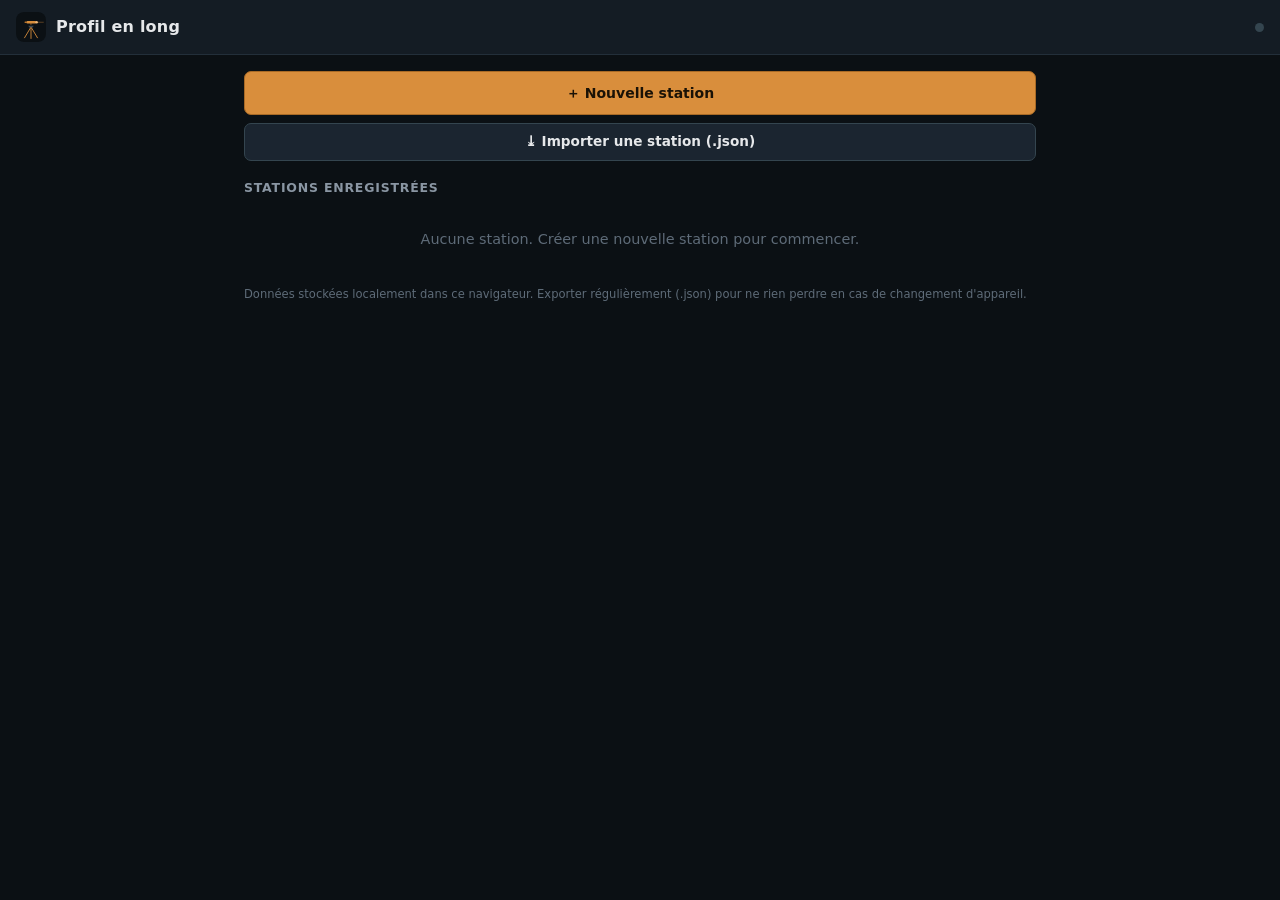
<file: apps/profil-long/index.html>
<!DOCTYPE html>
<html lang="fr">
<head>
<meta charset="UTF-8">
<meta name="viewport" content="width=device-width, initial-scale=1.0, viewport-fit=cover">
<title>Profil en long</title>
<meta name="theme-color" content="#0b1014">
<meta name="apple-mobile-web-app-capable" content="yes">
<meta name="mobile-web-app-capable" content="yes">
<meta name="apple-mobile-web-app-status-bar-style" content="black-translucent">
<meta name="apple-mobile-web-app-title" content="Profil en long">
<link rel="icon" href="./icon.svg" type="image/svg+xml">
<link rel="apple-touch-icon" href="./icon.svg">
<style>
:root{
  --bg:#0b1014; --surf:#141c24; --surf2:#1b2530; --border:#232f3a; --border2:#34454f;
  --txt:#e6e8ea; --dim:#8a96a3; --mute:#5e6b78;
  --accent:#d98e3c; --accent-dim:#a86a26; --accent-soft:rgba(217,142,60,.14);
  --ok:#6cc26c; --warn:#d9a566; --err:#d96666;
  --r:10px; --r-sm:7px; --tap:44px; font-size:16px;
}
*{box-sizing:border-box;margin:0;padding:0;-webkit-tap-highlight-color:transparent}
html,body{background:var(--bg);color:var(--txt)}
body{font-family:system-ui,-apple-system,"Segoe UI",Roboto,sans-serif;font-size:14px;line-height:1.45;
  min-height:100vh;min-height:100dvh;overscroll-behavior-y:contain;
  padding:0 env(safe-area-inset-right) env(safe-area-inset-bottom) env(safe-area-inset-left)}

/* Header */
header.app{position:sticky;top:0;z-index:20;display:flex;align-items:center;gap:10px;
  padding:12px 16px;padding-top:max(12px,env(safe-area-inset-top));
  background:var(--surf);border-bottom:1px solid var(--border)}
header .hbtn{background:none;border:none;color:var(--txt);font-size:1.6rem;line-height:1;padding:0 4px;min-height:auto;cursor:pointer}
header .ico{width:30px;height:30px;border-radius:8px;flex-shrink:0}
header h1{font-size:1rem;font-weight:700;flex:1;letter-spacing:.2px;overflow:hidden;text-overflow:ellipsis;white-space:nowrap}
#saveDot{width:9px;height:9px;border-radius:50%;background:var(--border2);transition:background .25s;flex-shrink:0}
#saveDot.on{background:var(--ok)}

main{max-width:820px;margin:0 auto;padding:16px 14px 40px}
.screen{display:none}
.screen.active{display:block}

/* Boutons */
button{font:inherit;cursor:pointer;border-radius:var(--r-sm);border:1px solid transparent;min-height:var(--tap);padding:0 14px;font-weight:600}
.btn{background:var(--surf2);color:var(--txt);border-color:var(--border2)}
.btn:active{background:var(--surf)}
.btn.primary{background:var(--accent);color:#1a1206;border-color:var(--accent-dim)}
.btn.primary:active{background:var(--accent-dim)}
.btn.ghost{background:var(--surf2);color:var(--txt);border-color:var(--border2)}
.btn.danger{background:transparent;color:var(--err);border-color:color-mix(in srgb,var(--err) 45%,transparent)}
.btn.block{width:100%}
.btn.sm{min-height:38px;font-size:.85rem}
.btn-danger{background:transparent;color:var(--err);border-color:color-mix(in srgb,var(--err) 45%,transparent);
  min-height:32px;min-width:36px;padding:0 9px;font-size:1rem;font-weight:600}
.btn-mini{min-height:30px;padding:0 9px;font-size:.72rem;background:var(--surf);color:var(--accent);
  border-color:color-mix(in srgb,var(--accent) 40%,transparent);font-weight:600}
.row-btns{display:flex;gap:8px;flex-wrap:wrap;margin-top:6px}
.row-btns>*{flex:1;min-width:130px}

/* Accueil */
.home-actions{display:flex;flex-direction:column;gap:8px;margin-bottom:18px}
.sec{font-size:.78rem;text-transform:uppercase;letter-spacing:.8px;color:var(--dim);margin:6px 0 10px;font-weight:600}
.st-list{list-style:none;display:flex;flex-direction:column;gap:10px}
.st-card{display:flex;align-items:center;gap:10px;background:var(--surf);border:1px solid var(--border);
  border-left:3px solid var(--accent);border-radius:var(--r);padding:12px 14px;cursor:pointer}
.st-card:active{background:var(--surf2)}
.st-card .body{flex:1;min-width:0}
.st-card .nm{font-weight:700;font-size:.95rem}
.st-card .mt{font-size:.78rem;color:var(--dim);margin-top:2px;overflow:hidden;text-overflow:ellipsis;white-space:nowrap}
.st-card .badges{display:flex;gap:6px;margin-top:6px;flex-wrap:wrap}
.st-card .pill{font-family:ui-monospace,monospace;font-size:.62rem;padding:2px 7px;border-radius:20px;border:1px solid var(--border2);color:var(--mute)}
.st-card .pill.on{color:var(--accent);border-color:color-mix(in srgb,var(--accent) 40%,transparent)}
.st-card .chev{color:var(--mute);font-size:1.3rem;flex-shrink:0}
.empty{color:var(--mute);font-size:.9rem;text-align:center;padding:22px}
.note{font-size:.72rem;color:var(--mute);margin-top:14px;line-height:1.5}

/* Sections fiche */
.section{background:var(--surf);border:1px solid var(--border);border-radius:var(--r);margin-bottom:14px;overflow:hidden}
.section>h2{font-size:.82rem;text-transform:uppercase;letter-spacing:.8px;color:var(--dim);
  padding:11px 14px;border-bottom:1px solid var(--border);font-weight:600}
.section .body{padding:14px}
.fold>summary{list-style:none;cursor:pointer;display:flex;align-items:center}
.fold>summary::-webkit-details-marker{display:none}
.fold>summary h2{flex:1}
.fold>summary .chev{color:var(--dim);padding:0 14px;transition:transform .2s;font-size:.9rem}
.fold[open]>summary .chev{transform:rotate(90deg)}

.banner{background:var(--accent-soft);border:1px solid color-mix(in srgb,var(--accent) 35%,transparent);
  border-radius:var(--r-sm);padding:10px 12px;font-size:.82rem;color:var(--txt);margin-bottom:14px}
.banner strong{color:var(--accent)}

/* Champs */
.grid{display:grid;gap:10px;grid-template-columns:repeat(auto-fit,minmax(140px,1fr))}
.field{display:flex;flex-direction:column;gap:4px}
.field label{font-size:.74rem;color:var(--dim);font-weight:500}
.field input,.field select,.field textarea{
  background:var(--surf2);border:1px solid var(--border2);border-radius:var(--r-sm);
  color:var(--txt);font:inherit;font-size:16px;padding:9px 10px;min-height:var(--tap);width:100%}
.field input:focus,.field select:focus,.field textarea:focus{outline:none;border-color:var(--accent)}
.field input.err{border-color:var(--err)}
.field .note{font-size:.68rem;color:var(--mute);margin-top:0}
.field .note.err{color:var(--err)}
.field.full{grid-column:1/-1}
select{appearance:none;-webkit-appearance:none;
  background-image:url("data:image/svg+xml,%3Csvg xmlns='http://www.w3.org/2000/svg' width='12' height='12' viewBox='0 0 12 12'%3E%3Cpath d='M2 4l4 4 4-4' stroke='%238a96a3' stroke-width='1.5' fill='none'/%3E%3C/svg%3E");
  background-repeat:no-repeat;background-position:right 10px center;padding-right:28px}

/* Tronçons : 1 colonne téléphone, 2 colonnes écran large */
#troncons{display:grid;gap:12px;grid-template-columns:1fr}
@media(min-width:640px){#troncons{grid-template-columns:1fr 1fr}}
.troncon{background:var(--surf2);border:1px solid var(--border);border-radius:var(--r);padding:10px}
.troncon>.th{display:flex;align-items:center;gap:8px;margin-bottom:8px}
.troncon>.th .n{font-weight:700;font-size:.9rem;flex:1}
.troncon>.th .n b{color:var(--accent)}
.troncon .field label{font-size:.68rem}
.troncon input,.troncon select{min-height:38px;padding:6px 9px;font-size:16px}
.grid-2{display:grid;gap:8px;grid-template-columns:1fr 1fr}
.visee-row{display:grid;gap:8px;grid-template-columns:repeat(3,1fr)}
.visee-h{font-size:.68rem;text-transform:uppercase;letter-spacing:.5px;color:var(--dim);
  margin:8px 0 4px;display:flex;align-items:center;gap:8px;flex-wrap:wrap}
.dh{margin-top:6px;font-family:ui-monospace,monospace;font-size:.76rem;color:var(--txt);
  background:var(--surf);border:1px solid var(--border);border-radius:var(--r-sm);padding:6px 9px}

/* Synthèse */
.stats{display:grid;gap:8px;grid-template-columns:repeat(auto-fit,minmax(130px,1fr))}
.stat{background:var(--surf2);border:1px solid var(--border);border-radius:var(--r-sm);padding:10px}
.stat .l{font-size:.68rem;color:var(--dim);text-transform:uppercase;letter-spacing:.4px}
.stat .v{font-family:ui-monospace,monospace;font-size:1.05rem;font-weight:600;margin-top:3px}
.stat.hl .v{color:var(--accent)}
.stat .sub{font-size:.6rem;color:var(--mute);margin-top:2px}
#profil{width:100%;height:auto;background:var(--surf2);border:1px solid var(--border);border-radius:var(--r-sm);margin-top:10px}
pre.json{background:#0d1319;border:1px solid var(--border);border-radius:var(--r-sm);
  padding:10px;font-family:ui-monospace,monospace;font-size:.68rem;color:var(--dim);
  max-height:260px;overflow:auto;white-space:pre-wrap;word-break:break-word;margin-top:10px}

/* Modal + toast */
.modal-bg{position:fixed;inset:0;background:rgba(0,0,0,.6);z-index:200;display:flex;align-items:center;justify-content:center;padding:20px}
.modal-bg[hidden]{display:none}
.modal{background:var(--surf);border:1px solid var(--border2);border-radius:var(--r);max-width:360px;width:100%;overflow:hidden}
.modal .mhd{padding:16px 16px 8px;font-size:.9rem;line-height:1.5}
.modal .mft{padding:12px 16px 14px;display:flex;gap:8px;justify-content:flex-end}
.modal .mft .btn{min-height:38px}
.toast{position:fixed;left:50%;bottom:24px;transform:translateX(-50%);z-index:100;
  background:var(--surf2);border:1px solid var(--border2);border-radius:var(--r);
  padding:11px 18px;font-size:.85rem;box-shadow:0 8px 24px rgba(0,0,0,.4);opacity:0;pointer-events:none;transition:opacity .25s;max-width:90%;text-align:center}
.toast.show{opacity:1}
input[type=file]{display:none}

</style>
</head>
<body>

<header class="app">
  <button class="hbtn" id="btnBack" hidden>‹</button>
  <img class="ico" src="./icon.svg" alt="">
  <h1 id="appTitle">Profil en long</h1>
  <span id="saveDot"></span>
</header>

<main>

  <!-- ============ ACCUEIL ============ -->
  <section class="screen active" id="scr-home">
    <div class="home-actions">
      <button class="btn primary block" id="btnNew">＋ Nouvelle station</button>
      <button class="btn ghost sm" id="btnImport">⤓ Importer une station (.json)</button>
    </div>
    <h2 class="sec">Stations enregistrées</h2>
    <ul class="st-list" id="stList"></ul>
    <p class="empty" id="stEmpty" hidden>Aucune station. Créer une nouvelle station pour commencer.</p>
    <p class="note">Données stockées localement dans ce navigateur. Exporter régulièrement (.json) pour ne rien perdre en cas de changement d'appareil.</p>
  </section>

  <!-- ============ FICHE STATION ============ -->
  <section class="screen" id="scr-station">

    <div class="banner">
      Pour chaque tronçon : le <strong>faciès</strong>, la <strong>distance</strong>, puis les
      <strong>trois fils stadimétriques</strong> (haut Fh, médian Fm, bas Fb) de la visée aval puis
      de la visée amont. La pente est calculée à partir des <strong>Fm</strong> ; Fh/Fb servent au
      contrôle de cohérence de la lecture.
    </div>

    <details class="section fold" id="infos">
      <summary><h2>Informations</h2><span class="chev">▸</span></summary>
      <div class="body">
        <div class="grid">
          <div class="field"><label>Date</label><input type="date" id="m_date"></div>
          <div class="field"><label>Cours d'eau</label><input id="m_cours" placeholder="ex. Le Lez"></div>
          <div class="field"><label>Station</label><input id="m_station" placeholder="ex. STAT_001"></div>
          <div class="field"><label>Opérateur</label><input id="m_operateur"></div>
          <div class="field"><label>Niveau / matériel</label><input id="m_materiel" placeholder="ex. niveau de chantier + mire"></div>
        </div>
        <div class="field full" style="margin-top:10px"><label>Remarques</label><textarea id="m_notes" rows="2"></textarea></div>
      </div>
    </details>

    <div class="section">
      <h2>Tronçons</h2>
      <div class="body">
        <div id="troncons"></div>
        <button class="btn primary" id="add" style="width:100%;margin-top:4px">＋ Ajouter un tronçon</button>
      </div>
    </div>

    <div class="section">
      <h2>Calcul de la pente</h2>
      <div class="body">
        <div class="stats" id="stats"></div>
        <svg id="profil" viewBox="0 0 420 260" preserveAspectRatio="xMidYMid meet"></svg>
      </div>
    </div>

    <div class="section">
      <h2>Export</h2>
      <div class="body">
        <div class="row-btns">
          <button class="btn primary" id="exp">⬇ Exporter le JSON</button>
          <button class="btn ghost" id="copy">⧉ Copier le JSON</button>
        </div>
        <div class="row-btns">
          <button class="btn danger" id="delStation">🗑 Supprimer la station</button>
        </div>
        <pre class="json" id="preview"></pre>
      </div>
    </div>

  </section>

</main>

<input type="file" id="fileInput" accept=".json,application/json">
<div class="modal-bg" id="modalBg" hidden><div class="modal">
  <div class="mhd" id="modalMsg"></div>
  <div class="mft"><button class="btn ghost sm" id="modalCancel">Annuler</button><button class="btn danger sm" id="modalOk">Supprimer</button></div>
</div></div>
<div class="toast" id="toast"></div>

<script>
"use strict";
/* ============================================================
   Profil en long - saisie multi-stations
   Accueil (liste) -> fiche station. Modèle et calculs repris
   de l'onglet CARHYCE « Pente » (visées Fh/Fm/Fb en cm).
   Architecture (Store localStorage, navigation) calquée sur
   habitat-stat.
   ============================================================ */

const LS_KEY  = 'profil-long.v2';
const OLD_KEY = 'profil_long_v1';            // ancienne saisie unique -> migrée au 1er lancement
const STADI_TOL_CM = 0.1;
const $ = id => document.getElementById(id);

const FACIES = [
  'Chenal lentique','Fosse de dissipation','Mouille de concavité',"Fosse d'affouillement",
  'Chenal lotique','Plat lentique','Plat courant','Radier','Rapide','Cascade','Chute'
];

/* ---------- Utils ---------- */
function parseNum(v){ if(v==null||v==='')return null; const s=String(v).replace(',','.').trim();
  if(s===''||s==='-'||s==='.')return null; const n=parseFloat(s); return isNaN(n)?null:n; }
function todayISO(){ const d=new Date(); return d.getFullYear()+'-'+String(d.getMonth()+1).padStart(2,'0')+'-'+String(d.getDate()).padStart(2,'0'); }
function toast(m){ const e=$('toast'); e.textContent=m; e.className='toast show'; clearTimeout(toast._t); toast._t=setTimeout(()=>e.className='toast',2000); }

/* ---------- Modèle ---------- */
function newTroncon(){ return { facies:'', distance_m:null, hauteur_eau_cm:null, aval:{fh:null,fm:null,fb:null}, amont:{fh:null,fm:null,fb:null} }; }
function newStation(){
  return { id:'pl_'+Date.now().toString(36)+Math.random().toString(36).slice(2,6),
    updated:Date.now(),
    meta:{ date:todayISO(), cours:'', station:'', operateur:'', materiel:'', notes:'' },
    ui:{ infosOpen:true },
    troncons:[ newTroncon() ] };
}

/* ---------- Store (localStorage) ---------- */
const Store = {
  data:{ stations:{} },
  load(){ try{ const r=localStorage.getItem(LS_KEY); if(r){ const d=JSON.parse(r); if(d&&d.stations) this.data=d; } }catch(e){} },
  persist(){ try{ localStorage.setItem(LS_KEY, JSON.stringify(this.data)); }catch(e){} },
  list(){ return Object.values(this.data.stations).sort((a,b)=>(b.updated||0)-(a.updated||0)); },
  get(id){ return this.data.stations[id]||null; },
  put(op){ op.updated=Date.now(); this.data.stations[op.id]=op; this.persist(); },
  del(id){ delete this.data.stations[id]; this.persist(); }
};
let cur=null;   // station ouverte
function touch(){ if(cur){ cur.updated=Date.now(); Store.persist(); blink(); refreshPreview(); } }
function blink(){ const d=$('saveDot'); d.classList.add('on'); clearTimeout(blink._t); blink._t=setTimeout(()=>d.classList.remove('on'),600); }

/* Migration de l'ancienne saisie unique (v1) -> une station */
function migrateOld(){
  if(Store.list().length) return;
  try{
    const r=localStorage.getItem(OLD_KEY); if(!r) return;
    const o=JSON.parse(r); if(!o||!Array.isArray(o.troncons)) return;
    const st=newStation();
    st.meta=Object.assign(st.meta, o.meta||{});
    st.ui=Object.assign(st.ui, o.ui||{});
    st.troncons=o.troncons.map(t=>({ facies:t.facies||'', distance_m:t.distance_m??null, hauteur_eau_cm:t.hauteur_eau_cm??null,
      aval:{fh:t.aval&&t.aval.fh!=null?t.aval.fh:null,fm:t.aval&&t.aval.fm!=null?t.aval.fm:null,fb:t.aval&&t.aval.fb!=null?t.aval.fb:null},
      amont:{fh:t.amont&&t.amont.fh!=null?t.amont.fh:null,fm:t.amont&&t.amont.fm!=null?t.amont.fm:null,fb:t.amont&&t.amont.fb!=null?t.amont.fb:null} }));
    if(!st.troncons.length) st.troncons.push(newTroncon());
    Store.put(st);
    localStorage.removeItem(OLD_KEY);
  }catch(e){}
}

/* ---------- Navigation ---------- */
function show(scr){
  document.querySelectorAll('.screen').forEach(s=>s.classList.remove('active'));
  $('scr-'+scr).classList.add('active');
  $('btnBack').hidden = (scr==='home');
  window.scrollTo(0,0);
}
function go(where){
  if(where==='home'){ cur=null; $('appTitle').textContent='Profil en long'; renderHome(); show('home'); return; }
  if(where==='station'){ renderStation(); show('station'); return; }
}

/* ---------- Accueil ---------- */
function renderHome(){
  const list=Store.list(), ul=$('stList'); ul.innerHTML='';
  $('stEmpty').hidden = list.length>0;
  list.forEach(op=>{
    const c=computeSynthese(op);
    const nom = op.meta.station || op.meta.cours || '(sans code)';
    const sub = [op.meta.cours, op.meta.date, op.meta.operateur].filter(Boolean).join(' · ') || '-';
    const nT = op.troncons.length;
    const li=document.createElement('li'); li.className='st-card';
    li.innerHTML =
      '<div class="body">'
      + '<div class="nm"></div>'
      + '<div class="mt"></div>'
      + '<div class="badges">'
      +   '<span class="pill '+(nT?'on':'')+'">'+nT+' tronçon'+(nT>1?'s':'')+'</span>'
      +   (c.penteEstimee!=null?'<span class="pill on">'+c.penteEstimee.toFixed(2)+' ‰</span>':'')
      + '</div></div><span class="chev">›</span>';
    li.querySelector('.nm').textContent = nom;
    li.querySelector('.mt').textContent = sub;
    li.onclick=()=>{ cur=op; go('station'); };
    ul.appendChild(li);
  });
}

/* ---------- Fiche station : rendu ---------- */
function renderStation(){
  $('appTitle').textContent = cur.meta.station || 'Station';
  setMeta(); setInfos();
  renderTroncons(); renderCalc(); refreshPreview();
}

/* Métadonnées : valeurs (écouteurs branchés une seule fois) */
const META_MAP={m_date:'date',m_cours:'cours',m_station:'station',m_operateur:'operateur',m_materiel:'materiel',m_notes:'notes'};
function setMeta(){ Object.entries(META_MAP).forEach(([id,key])=>{ $(id).value = cur.meta[key]||''; }); }
function bindMetaOnce(){
  Object.entries(META_MAP).forEach(([id,key])=>{
    $(id).addEventListener('input',()=>{ if(!cur)return; cur.meta[key]=$(id).value;
      if(key==='station') $('appTitle').textContent=cur.meta.station||'Station'; touch(); });
  });
}
function setInfos(){ $('infos').open = cur.ui.infosOpen!==false; }
function bindInfosOnce(){ $('infos').addEventListener('toggle',()=>{ if(!cur)return; cur.ui=cur.ui||{}; cur.ui.infosOpen=$('infos').open; touch(); }); }

/* ---------- Tronçons ---------- */
function renderTroncons(){
  const root=$('troncons'); root.innerHTML='';
  cur.troncons.forEach((tr,idx)=>{
    const card=document.createElement('div'); card.className='troncon';

    const th=document.createElement('div'); th.className='th';
    const n=document.createElement('div'); n.className='n'; n.innerHTML='Tronçon <b>'+(idx+1)+'</b>';
    const rm=document.createElement('button'); rm.className='btn-danger'; rm.textContent='×'; rm.title='Supprimer ce tronçon';
    rm.onclick=()=>{ cur.troncons.splice(idx,1); if(!cur.troncons.length) cur.troncons.push(newTroncon()); renderTroncons(); renderCalc(); touch(); };
    th.appendChild(n); th.appendChild(rm); card.appendChild(th);

    const g=document.createElement('div'); g.className='grid-2';
    g.appendChild(champSelect('Faciès', FACIES, tr.facies, v=>{ tr.facies=v; touch(); }));
    g.appendChild(champNum('Distance (m)', tr.distance_m, v=>{ tr.distance_m=v; renderCalc(); touch(); }));
    g.appendChild(champNum("Hauteur d'eau (cm)", tr.hauteur_eau_cm, v=>{ tr.hauteur_eau_cm=v; touch(); }));
    card.appendChild(g);

    const avalH=document.createElement('div'); avalH.className='visee-h';
    avalH.appendChild(Object.assign(document.createElement('span'),{textContent:'Visée aval'}));
    if(idx>0){
      const b=document.createElement('button'); b.className='btn-mini'; b.type='button';
      b.textContent='⤒ = visée amont du tronçon précédent';
      b.title='Recopier les Fh/Fm/Fb de la visée amont du tronçon '+idx+' (niveau non déplacé)';
      b.onclick=()=>{
        const src=cur.troncons[idx-1].amont;
        if(src.fh==null&&src.fm==null&&src.fb==null){ toast('Visée amont du tronçon précédent vide.'); return; }
        const dst=tr.aval;
        if((dst.fh!=null||dst.fm!=null||dst.fb!=null) && !confirm('Écraser la visée aval actuelle ?')) return;
        dst.fh=src.fh; dst.fm=src.fm; dst.fb=src.fb;
        renderTroncons(); renderCalc(); touch(); toast('Visée aval reprise du tronçon '+idx+'.');
      };
      avalH.appendChild(b);
    }
    card.appendChild(avalH);
    card.appendChild(ligneVisee(tr.aval));

    const amontH=document.createElement('div'); amontH.className='visee-h';
    amontH.appendChild(Object.assign(document.createElement('span'),{textContent:'Visée amont'}));
    card.appendChild(amontH);
    card.appendChild(ligneVisee(tr.amont));

    const dh=(tr.aval.fm!=null&&tr.amont.fm!=null)?(tr.aval.fm-tr.amont.fm)/100:null;
    const dhEl=document.createElement('div'); dhEl.className='dh';
    dhEl.textContent='Δh tronçon = '+(dh==null?'-':dh.toFixed(3)+' m');
    card.appendChild(dhEl);

    root.appendChild(card);
  });
}

function ligneVisee(vis){
  const row=document.createElement('div'); row.className='visee-row'; const refs={};
  ['fh','fm','fb'].forEach(k=>{
    const f=document.createElement('div'); f.className='field';
    const lbl=document.createElement('label'); lbl.textContent=k.toUpperCase()+' (cm)'; f.appendChild(lbl);
    const inp=document.createElement('input'); inp.type='text'; inp.inputMode='decimal'; inp.autocomplete='off';
    inp.value = vis[k]==null?'':vis[k];
    inp.addEventListener('input',()=>{ vis[k]=parseNum(inp.value); checkStadi(refs,vis); renderCalc(); touch(); });
    f.appendChild(inp);
    const note=document.createElement('div'); note.className='note'; f.appendChild(note);
    refs[k]={inp,note}; row.appendChild(f);
  });
  checkStadi(refs,vis);
  return row;
}
function checkStadi(refs,vis){
  refs.fm.inp.classList.remove('err'); refs.fm.note.classList.remove('err'); refs.fm.note.textContent='';
  if(vis.fh!=null&&vis.fm!=null&&vis.fb!=null){
    const ecart=Math.abs(vis.fm-(vis.fh+vis.fb)/2);
    if(ecart>STADI_TOL_CM){ refs.fm.inp.classList.add('err'); refs.fm.note.classList.add('err');
      refs.fm.note.textContent='écart à (Fh+Fb)/2 = '+ecart.toFixed(2)+' cm'; }
  }
}
function champNum(label,val,onChange){
  const f=document.createElement('div'); f.className='field';
  const l=document.createElement('label'); l.textContent=label; f.appendChild(l);
  const i=document.createElement('input'); i.type='text'; i.inputMode='decimal'; i.autocomplete='off'; i.value=val==null?'':val;
  i.addEventListener('input',()=>onChange(parseNum(i.value))); f.appendChild(i); return f;
}
function champSelect(label,options,val,onChange){
  const f=document.createElement('div'); f.className='field';
  const l=document.createElement('label'); l.textContent=label; f.appendChild(l);
  const s=document.createElement('select');
  const o0=document.createElement('option'); o0.value=''; o0.textContent='-'; s.appendChild(o0);
  options.forEach(opt=>{ const o=document.createElement('option'); o.value=opt; o.textContent=opt; s.appendChild(o); });
  s.value=val||''; s.addEventListener('change',()=>onChange(s.value)); f.appendChild(s); return f;
}

/* ---------- Calcul (identique CARHYCE) ---------- */
function computeSynthese(op){
  op=op||cur;
  let sFmAval=0,sFmAmont=0,sDist=0,nValid=0; const pts=[{x:0,y:0}]; let xCum=0,yCum=0;
  op.troncons.forEach(tr=>{
    if(tr.aval.fm!=null&&tr.amont.fm!=null&&tr.distance_m!=null){
      sFmAval+=tr.aval.fm/100; sFmAmont+=tr.amont.fm/100; sDist+=tr.distance_m; nValid++;
      xCum+=tr.distance_m; yCum+=(tr.aval.fm-tr.amont.fm)/100; pts.push({x:xCum,y:yCum});
    }
  });
  const dH=sFmAval-sFmAmont;
  const penteEstimee = sDist>0 ? 1000*dH/sDist : null;
  let penteReg=null;
  if(pts.length>=2){
    const m=pts.length, sx=pts.reduce((s,p)=>s+p.x,0), sy=pts.reduce((s,p)=>s+p.y,0),
      sxx=pts.reduce((s,p)=>s+p.x*p.x,0), sxy=pts.reduce((s,p)=>s+p.x*p.y,0), den=m*sxx-sx*sx;
    if(den!==0) penteReg=1000*(m*sxy-sx*sy)/den;
  }
  return {sFmAval,sFmAmont,dH,sDist,nValid,penteEstimee,penteReg,pts};
}
function renderCalc(){ renderStats(); renderProfil(); }
function renderStats(){
  const c=computeSynthese(); const el=$('stats');
  const m=v=>v==null?'-':v.toFixed(3), p=v=>v==null?'-':v.toFixed(2);
  const cells=[
    {l:'Σ Fm aval',v:m(c.sFmAval)+' m'},{l:'Σ Fm amont',v:m(c.sFmAmont)+' m'},
    {l:'ΔH',v:m(c.dH)+' m'},{l:'Σ distances',v:m(c.sDist)+' m'},
    {l:'Pente estimée',v:p(c.penteEstimee)+' ‰',hl:true},
    {l:'Pente régression',v:p(c.penteReg)+' ‰',hl:true,sub:'sur dist./Δh cumulés'},
  ];
  el.innerHTML='';
  cells.forEach(x=>{ const d=document.createElement('div'); d.className='stat'+(x.hl?' hl':'');
    d.innerHTML='<div class="l">'+x.l+'</div><div class="v">'+x.v+'</div>'+(x.sub?'<div class="sub">'+x.sub+'</div>':''); el.appendChild(d); });
}
/* Profil en long de la ligne d'eau : Δh cumulé (m) selon la distance cumulée depuis l'aval (m),
   axes tracés et gradués avec des pas ronds, titres d'axes. Même rendu dans Profil en long,
   CARHYCE (onglet Pente) et Estimhab · Stathab (Ligne d'eau). */
function pasRond(etendue, n) {
  const brut = etendue / n, p = Math.pow(10, Math.floor(Math.log10(brut)));
  return +[1, 2, 2.5, 5, 10].map(k => k * p).find(v => v >= brut * 0.999).toPrecision(6);
}
function decimales(pas) { const s = String(pas); return s.includes('.') ? s.split('.')[1].length : 0; }
function tracerProfilLong(svg, pts, c) {
  const ns = 'http://www.w3.org/2000/svg';
  const mk = (t, at, s) => { const e = document.createElementNS(ns, t); for (const k in at) e.setAttribute(k, at[k]); if (s != null) e.textContent = s; return e; };
  const txt = (at, s) => mk('text', { fill: c.texte, 'font-size': 12, 'font-family': c.police, ...at }, s);
  const W = 420, H = 260, pad = { l: 62, r: 14, t: 14, b: 52 }, iW = W - pad.l - pad.r, iH = H - pad.t - pad.b, yB = pad.t + iH;
  svg.innerHTML = '';
  svg.setAttribute('viewBox', `0 0 ${W} ${H}`);
  if (pts.length < 2) { svg.appendChild(txt({ x: W / 2, y: H / 2, 'text-anchor': 'middle' }, 'Saisir au moins un tronçon complet')); return; }
  const xMax = Math.max(...pts.map(p => p.x)) || 1;
  let aMin = Math.min(...pts.map(p => p.y)), aMax = Math.max(...pts.map(p => p.y));
  if (aMin === aMax) { aMin -= 0.1; aMax += 0.1; }
  const aPad = (aMax - aMin) * 0.12, y0 = aMin - aPad, y1 = aMax + aPad;
  const X = x => pad.l + x / xMax * iW, Y = a => pad.t + (y1 - a) / (y1 - y0) * iH;
  // ordonnées : grille + graduations
  const pY = pasRond(y1 - y0, 4), dY = decimales(pY);
  for (let i = Math.ceil(y0 / pY); i * pY <= y1 + 1e-9; i++) {
    const a = i * pY;
    svg.appendChild(mk('line', { x1: pad.l, x2: W - pad.r, y1: Y(a), y2: Y(a), stroke: c.grille, 'stroke-width': 1 }));
    svg.appendChild(txt({ x: pad.l - 7, y: Y(a) + 4, 'text-anchor': 'end' }, (i === 0 ? 0 : a).toFixed(dY)));
  }
  // abscisses : graduations en distance
  const pX = pasRond(xMax, 6), dX = decimales(pX);
  for (let i = 0; i * pX <= xMax + 1e-9; i++) {
    const x = i * pX;
    svg.appendChild(mk('line', { x1: X(x), x2: X(x), y1: yB, y2: yB + 5, stroke: c.axe, 'stroke-width': 1 }));
    svg.appendChild(txt({ x: X(x), y: yB + 19, 'text-anchor': 'middle' }, x.toFixed(dX)));
  }
  svg.appendChild(mk('line', { x1: pad.l, x2: W - pad.r, y1: yB, y2: yB, stroke: c.axe, 'stroke-width': 1.2 }));
  svg.appendChild(mk('line', { x1: pad.l, x2: pad.l, y1: pad.t, y2: yB, stroke: c.axe, 'stroke-width': 1.2 }));
  svg.appendChild(txt({ x: pad.l + iW / 2, y: H - 8, 'text-anchor': 'middle', 'font-weight': 600 }, "Distance cumulée depuis l'aval (m)"));
  svg.appendChild(txt({ x: 14, y: pad.t + iH / 2, 'text-anchor': 'middle', 'font-weight': 600, transform: `rotate(-90 14 ${pad.t + iH / 2})` }, 'Δh cumulé (m)'));
  // tracé
  svg.appendChild(mk('path', { d: pts.map((p, i) => (i ? 'L' : 'M') + X(p.x).toFixed(1) + ' ' + Y(p.y).toFixed(1)).join(' '),
    fill: 'none', stroke: c.ligne, 'stroke-width': 2.5, 'stroke-linejoin': 'round', 'stroke-linecap': 'round' }));
  pts.forEach(p => svg.appendChild(mk('circle', { cx: X(p.x), cy: Y(p.y), r: 3.4, fill: c.point })));
}
function renderProfil(){
  tracerProfilLong($('profil'), computeSynthese().pts,
    { grille:'#232f3a', axe:'#5e6b78', texte:'#8a96a3', police:'system-ui', ligne:'#d98e3c', point:'#f0b878' });
}

/* ---------- Export / import ---------- */
function buildExport(op){
  op=op||cur; const c=computeSynthese(op);
  return { type:'profil_en_long', version:'v2', exporte_le:new Date().toISOString(),
    meta:{...op.meta},
    troncons: op.troncons.map((tr,i)=>({ n:i+1, facies:tr.facies||null, distance_m:tr.distance_m, hauteur_eau_cm:tr.hauteur_eau_cm??null,
      aval:{...tr.aval}, amont:{...tr.amont},
      dh_m:(tr.aval.fm!=null&&tr.amont.fm!=null)?+((tr.aval.fm-tr.amont.fm)/100).toFixed(4):null })),
    synthese:{ sigma_fm_aval_m:+c.sFmAval.toFixed(4), sigma_fm_amont_m:+c.sFmAmont.toFixed(4),
      delta_h_m:+c.dH.toFixed(4), sigma_distance_m:+c.sDist.toFixed(3),
      pente_estimee_pourmille: c.penteEstimee==null?null:+c.penteEstimee.toFixed(3),
      pente_regression_pourmille: c.penteReg==null?null:+c.penteReg.toFixed(3),
      nb_troncons_valides:c.nValid } };
}
function refreshPreview(){ if(cur) $('preview').textContent=JSON.stringify(buildExport(cur),null,2); }
function nomFichier(){ const s=(cur.meta.station||'profil').replace(/[^A-Za-z0-9_-]+/g,'_'); const d=cur.meta.date||todayISO(); return 'profil_long_'+s+'_'+d+'.json'; }
function download(name,txt){ const b=new Blob([txt],{type:'application/json'}), u=URL.createObjectURL(b);
  const a=document.createElement('a'); a.href=u; a.download=name; document.body.appendChild(a); a.click(); a.remove(); setTimeout(()=>URL.revokeObjectURL(u),1000); }
function exporter(){ download(nomFichier(), JSON.stringify(buildExport(cur),null,2)); toast('JSON exporté.'); }

function stationFromImport(o){
  const st=newStation();
  st.meta=Object.assign(st.meta, o.meta||{});
  st.ui=Object.assign(st.ui, o.ui||{});
  st.troncons=(Array.isArray(o.troncons)?o.troncons:[]).map(t=>({ facies:t.facies||'', distance_m:t.distance_m??null, hauteur_eau_cm:t.hauteur_eau_cm??null,
    aval:{fh:t.aval&&t.aval.fh!=null?t.aval.fh:null,fm:t.aval&&t.aval.fm!=null?t.aval.fm:null,fb:t.aval&&t.aval.fb!=null?t.aval.fb:null},
    amont:{fh:t.amont&&t.amont.fh!=null?t.amont.fh:null,fm:t.amont&&t.amont.fm!=null?t.amont.fm:null,fb:t.amont&&t.amont.fb!=null?t.amont.fb:null} }));
  if(!st.troncons.length) st.troncons.push(newTroncon());
  return st;
}
function pickFile(cb){ const i=$('fileInput'); i.value=''; i.onchange=()=>{ const f=i.files[0]; if(!f)return; const r=new FileReader(); r.onload=()=>cb(r.result); r.readAsText(f); }; i.click(); }
function importStation(){ pickFile(txt=>{ try{ const o=JSON.parse(txt); if(!o||!Array.isArray(o.troncons)) throw 0;
  const st=stationFromImport(o); Store.put(st); renderHome(); toast('Station importée.'); }
  catch(e){ toast('JSON illisible.'); } }); }

/* ---------- Modal de confirmation ---------- */
function confirmDialog(msg,onOK){ const bg=$('modalBg'); $('modalMsg').textContent=msg; bg.hidden=false;
  const close=()=>{ bg.hidden=true; $('modalOk').onclick=null; $('modalCancel').onclick=null; bg.onclick=null; };
  $('modalOk').onclick=()=>{ close(); onOK(); }; $('modalCancel').onclick=close; bg.onclick=e=>{ if(e.target===bg) close(); }; }

/* ---------- Liaisons globales (une seule fois) ---------- */
$('btnNew').onclick=()=>{ const st=newStation(); Store.put(st); cur=st; go('station'); $('infos').open=true; };
$('btnImport').onclick=importStation;
$('btnBack').onclick=()=>go('home');
$('add').onclick=()=>{ cur.troncons.push(newTroncon()); renderTroncons(); renderCalc(); touch(); };
$('exp').onclick=exporter;
$('copy').onclick=async()=>{ try{ await navigator.clipboard.writeText(JSON.stringify(buildExport(cur),null,2)); toast('JSON copié.'); }catch(e){ toast('Copie impossible.'); } };
$('delStation').onclick=()=>{ confirmDialog('Supprimer définitivement cette station ?', ()=>{ Store.del(cur.id); cur=null; go('home'); toast('Station supprimée.'); }); };
bindMetaOnce(); bindInfosOnce();

/* ---------- Init ---------- */
Store.load(); migrateOld(); go('home');
</script>
</body>
</html>
</file>
<file: shared/tokens.css>
/* ============================================================
   TOKENS PARTAGÉS - design system commun Turbo App
   Adoptable au fil de l'eau par les sous-apps (import optionnel).
   ============================================================ */
:root {
  /* Surfaces */
  --bg:            #0b1014;
  --surface:       #141c24;
  --surface-2:     #1b2530;
  --border:        #232f3a;
  --border-strong: #34454f;

  /* Texte */
  --text:      #e6e8ea;
  --text-dim:  #8a96a3;
  --text-mute: #5e6b78;

  /* Accent par défaut du shell (surchargé par app via --accent inline) */
  --accent:     #56c2b1;
  --accent-dim: #3a8a7e;

  /* États */
  --ok:   #6cc26c;
  --warn: #d9a566;
  --err:  #d96666;

  /* Géométrie */
  --radius:    12px;
  --radius-sm: 8px;
  --tap:       44px;

  /* Typo - 100 % système, aucune dépendance réseau pour le shell */
  --font-sans: system-ui, -apple-system, "Segoe UI", Roboto, Helvetica, Arial, sans-serif;
  --font-mono: ui-monospace, "SFMono-Regular", "JetBrains Mono", "IBM Plex Mono", monospace;
}
</file>
